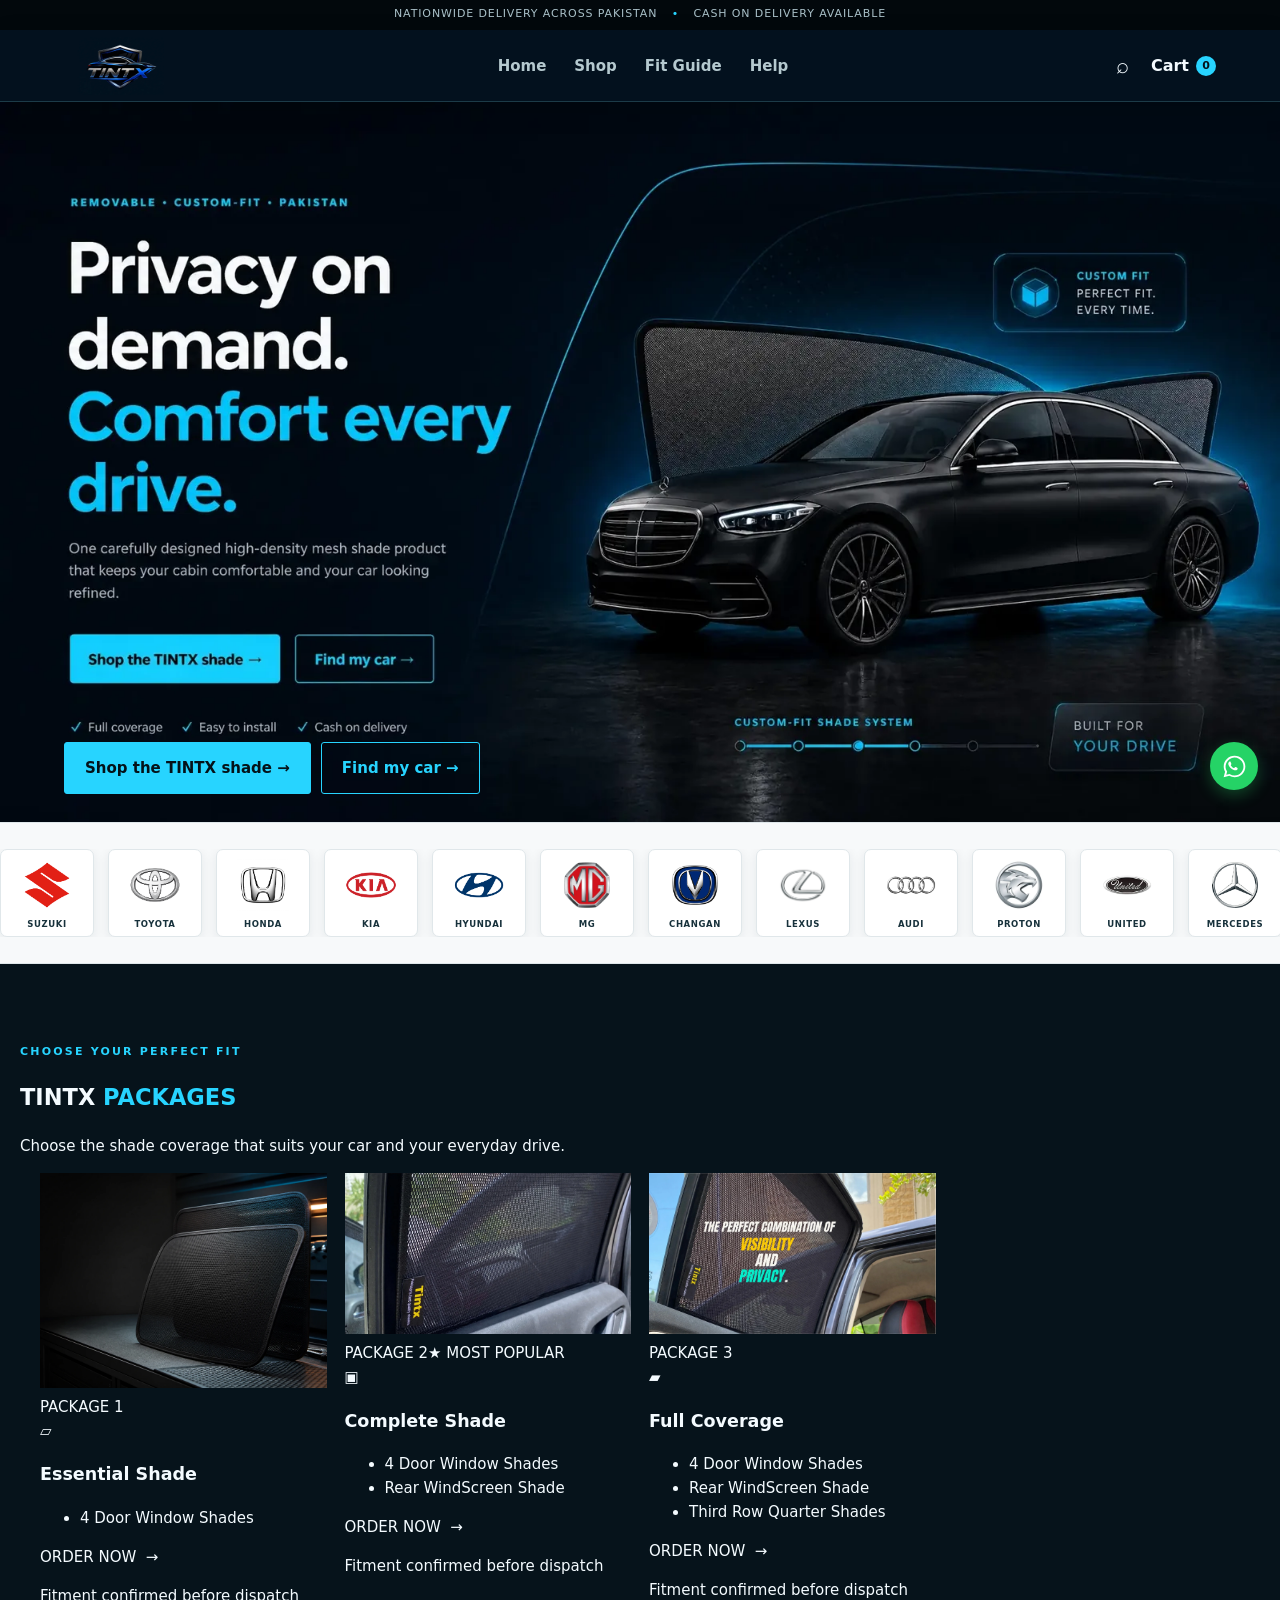
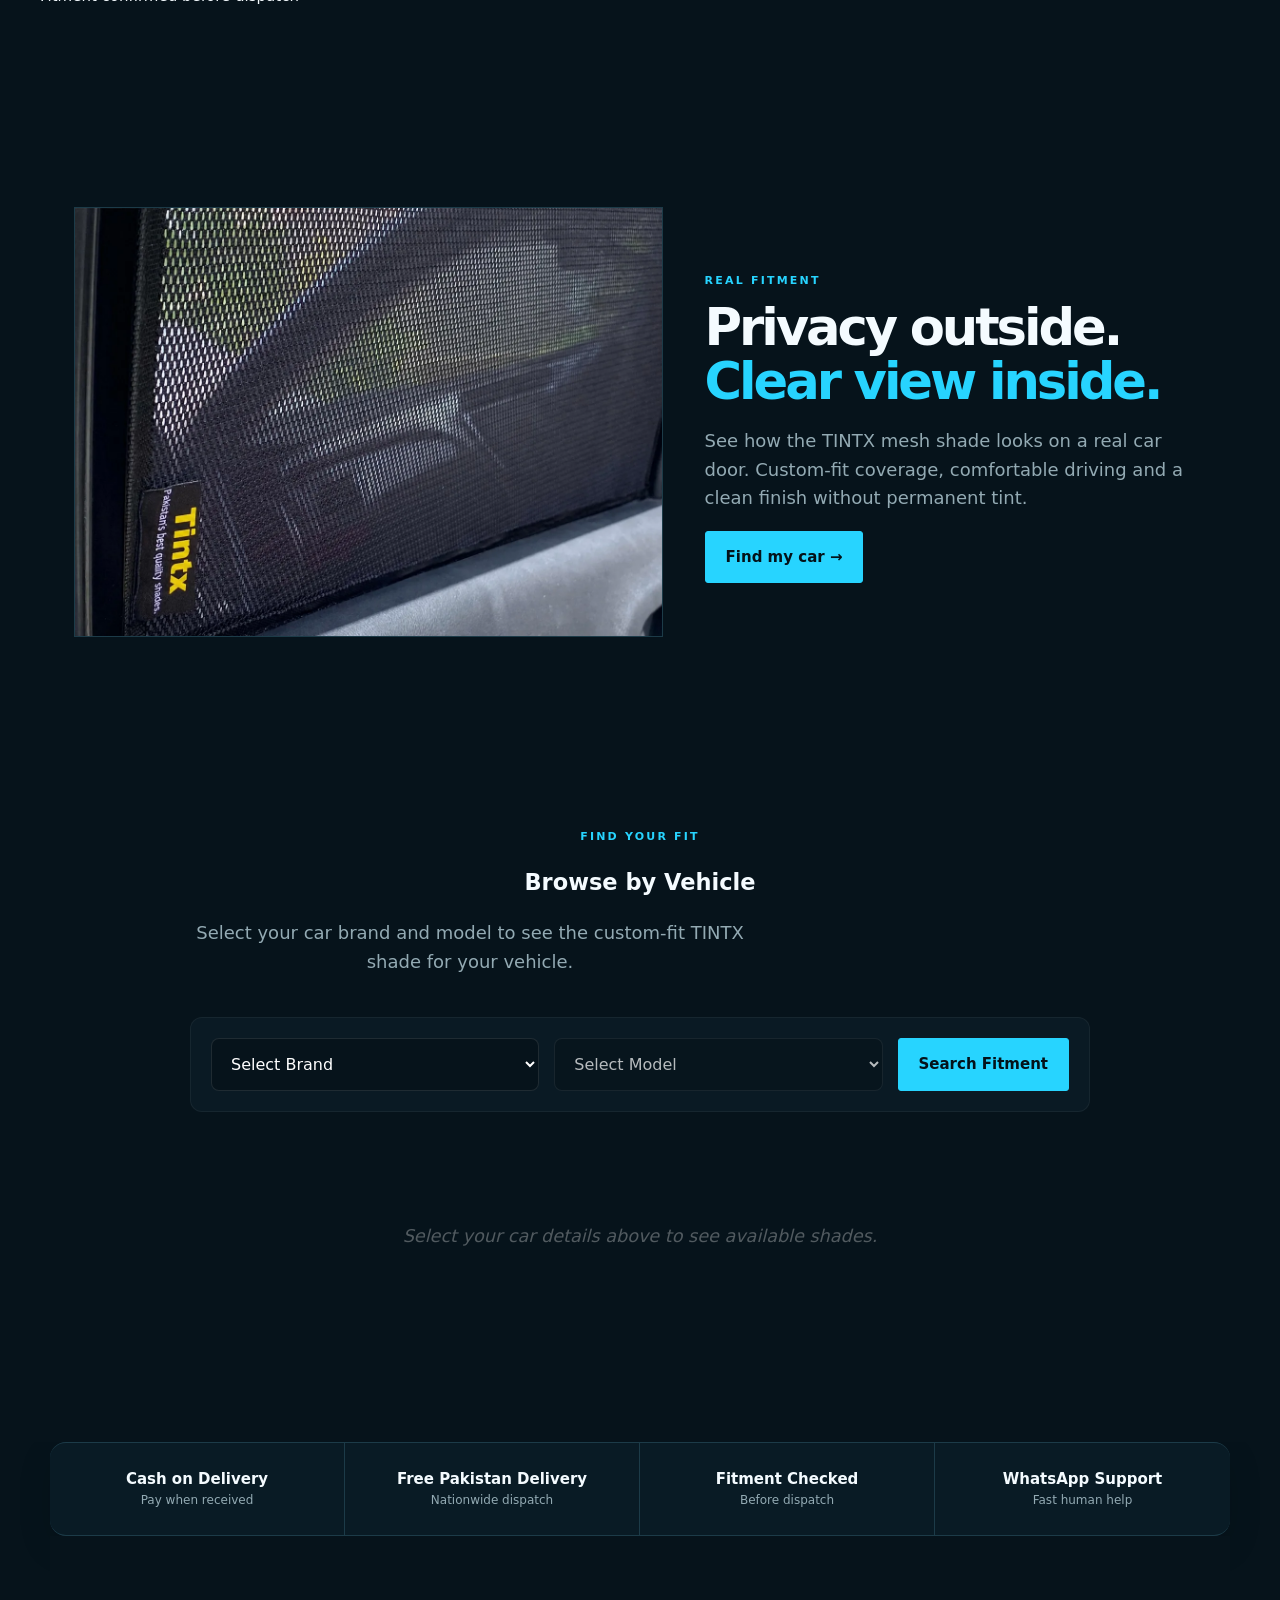
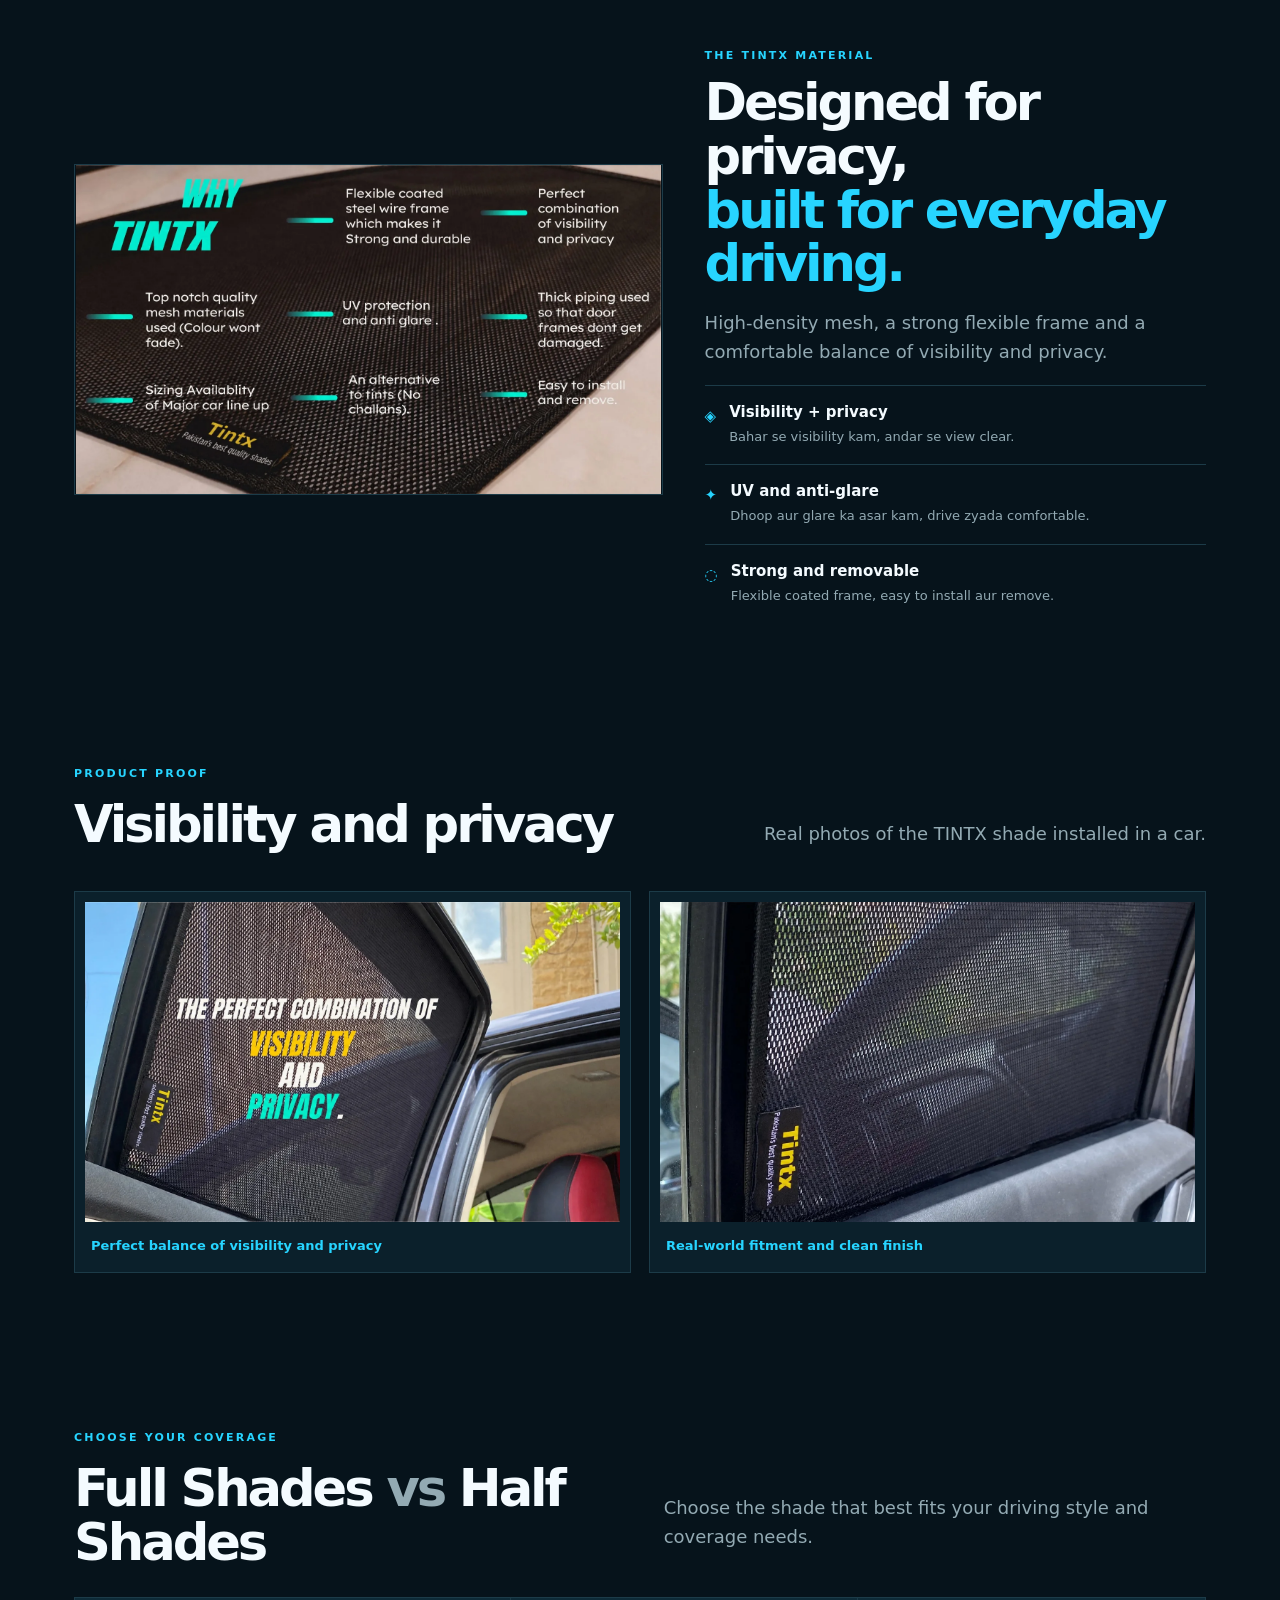
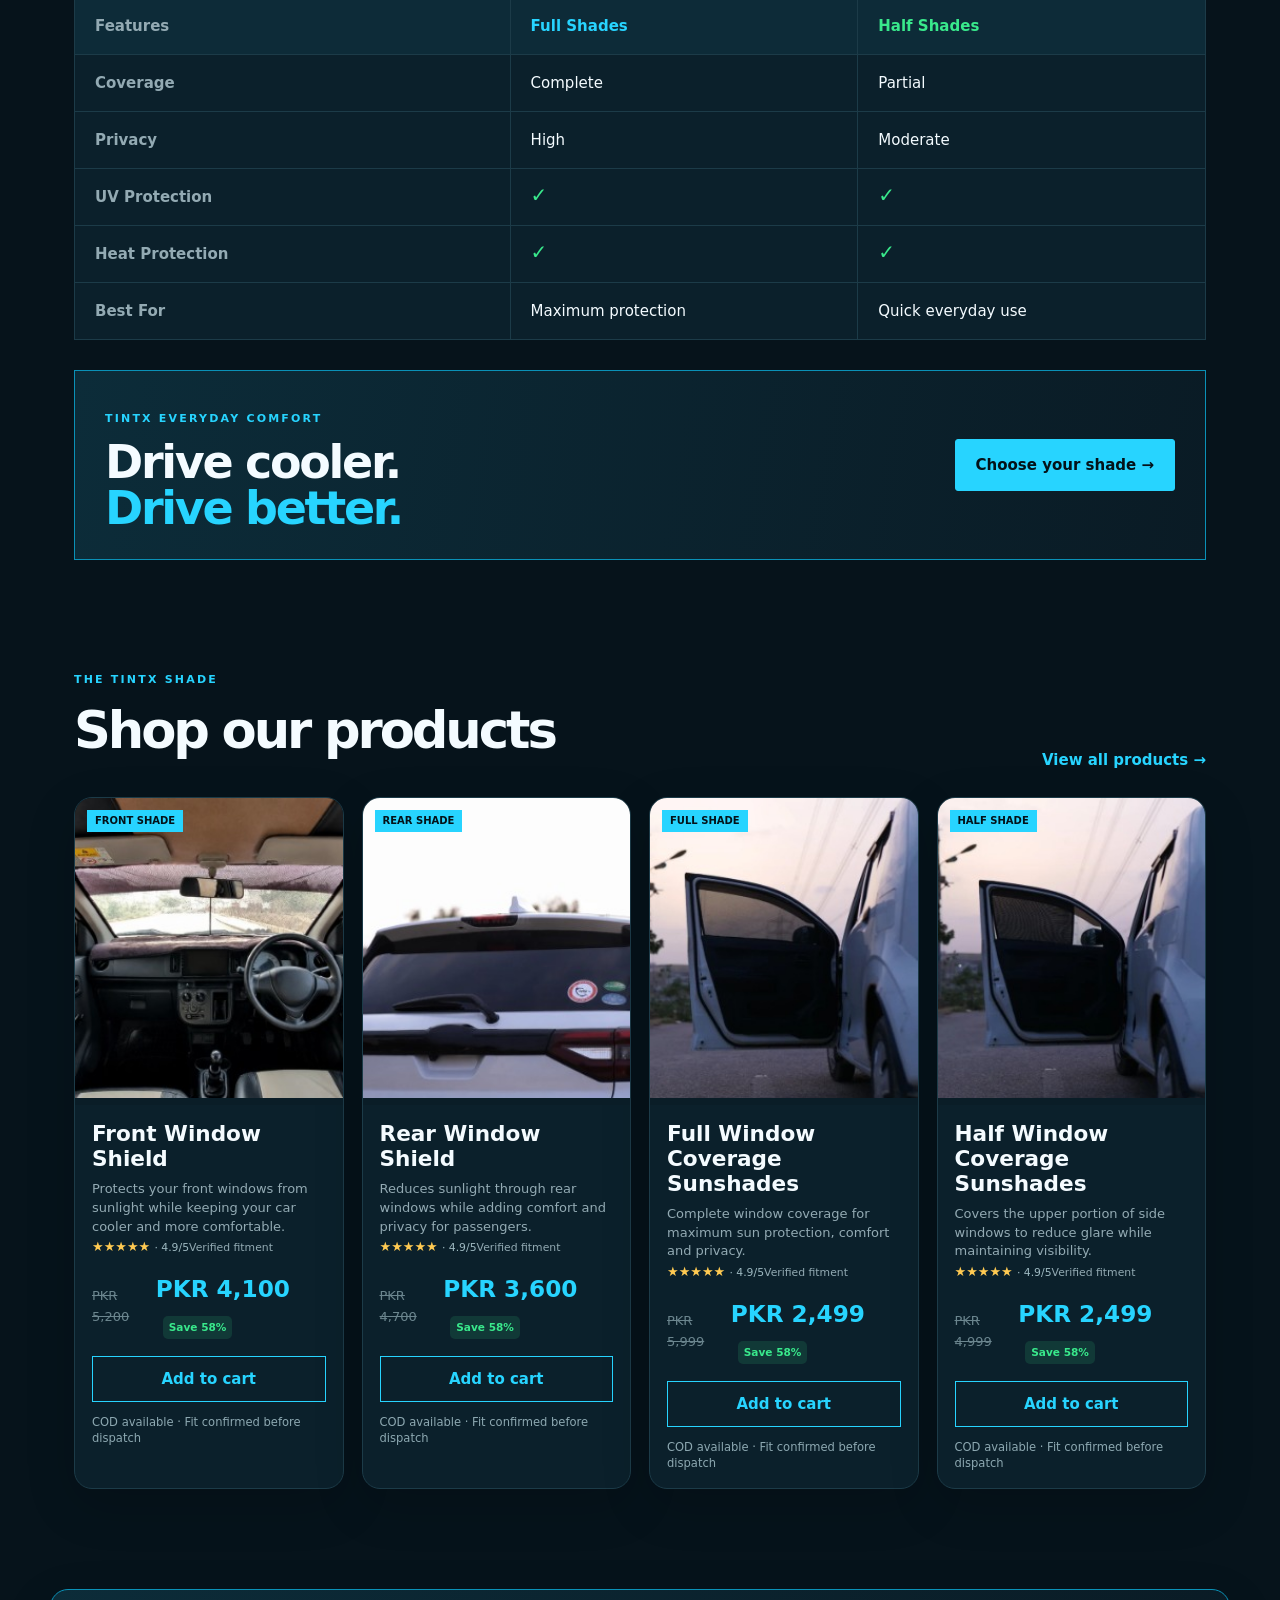
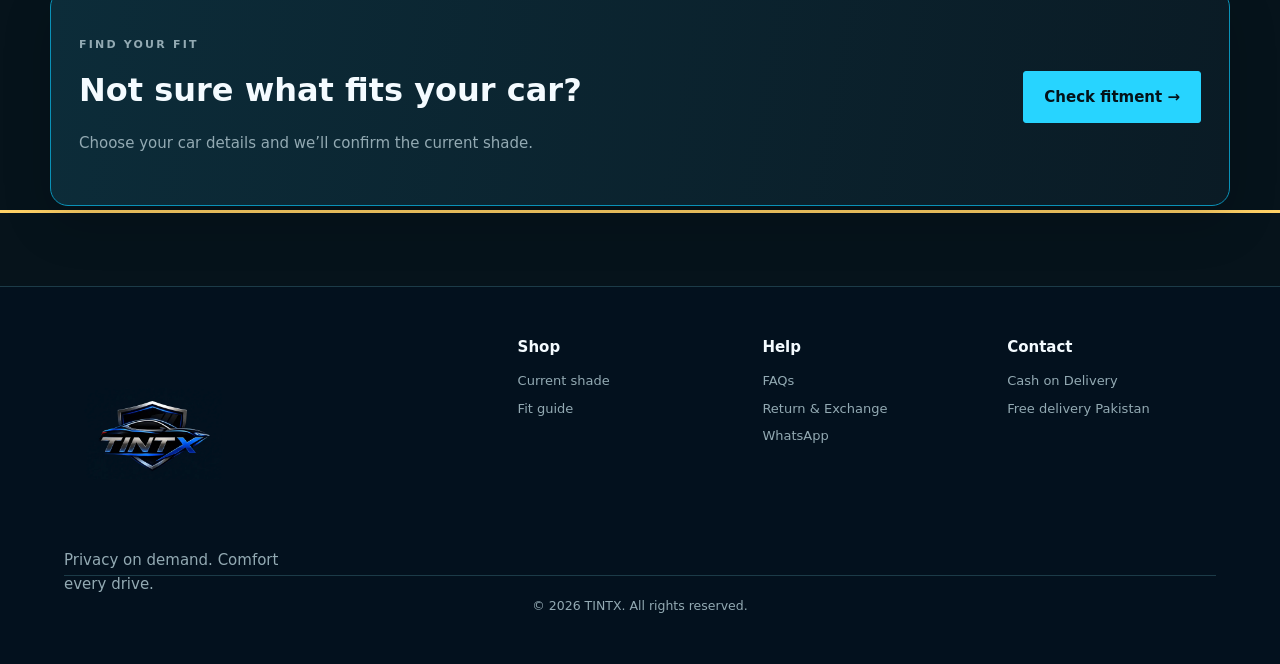
<file: index.html>
<!doctype html>
<html lang="en">
<head>
  <meta charset="UTF-8">
  <meta name="viewport" content="width=device-width, initial-scale=1.0, maximum-scale=1.0, user-scalable=no">
  <meta name="theme-color" content="#06131b">
  <meta name="description" content="TINTX removable car window shades — privacy, comfort and heat protection. Cash on delivery across Pakistan.">
  <link rel="canonical" href="https://tintx.vercel.app/">
  <title>TINTX — Removable Car Window Shades</title>
  <style id="tintx-critical-theme">html,body{background:#06131b;color:#f4fbff}body{min-height:100vh}main{background:#06131b}</style>
  <link rel="stylesheet" href="styles.css?v=29">
  <link rel="stylesheet" href="ui-enhancements.css?v=10">
  <link rel="stylesheet" href="mobile-fix.css?v=7">
  <link rel="stylesheet" href="packages.css?v=19">
</head>
<body>
  <div class="announcement">Nationwide delivery across Pakistan <span>•</span> Cash on Delivery available</div>
  <header class="site-header">
    <a class="brand" href="#home" aria-label="TINTX home"><img src="logo-new.webp" alt="TINTX Logo" class="brand-logo"></a>
    <nav class="desktop-nav" aria-label="Primary navigation"><a href="#home">Home</a><a href="#shop">Shop</a><a href="#fit-guide">Fit Guide</a><a href="#help">Help</a></nav>
    <div class="header-actions"><button class="icon-btn" data-action="search" aria-label="Search">⌕</button><a class="cart-link" href="#cart" aria-label="Cart">Cart <b id="cart-count">0</b></a><button class="menu-btn" id="menu-btn" aria-label="Open menu" aria-expanded="false">☰</button></div>
  </header>
  <nav class="mobile-nav" id="mobile-nav" aria-label="Mobile navigation"><a href="#home">Home</a><a href="#shop">Shop</a><a href="#fit-guide">Fit Guide</a><a href="#help">Help</a><a href="#cart">Cart</a></nav>
  <main id="app" tabindex="-1"></main>
  <div class="mobile-order-bar" id="mobile-order-bar" aria-label="Quick order"><div><small>TINTX ORIGINAL</small><strong>PKR 2,499</strong></div><a href="#product" class="button button-primary">Order now</a></div>
  <a class="whatsapp whatsapp-logo" style="bottom:110px !important; right:22px !important;" href="https://wa.me/923112205795" target="_blank" rel="noopener noreferrer" aria-label="Chat with TINTX on WhatsApp" title="Chat with TINTX on WhatsApp"><svg viewBox="0 0 32 32" aria-hidden="true" focusable="false"><path fill="currentColor" d="M19.11 17.41c-.27-.14-1.59-.78-1.84-.87-.25-.09-.43-.14-.61.14-.18.27-.7.87-.86 1.05-.16.18-.32.2-.59.07-.27-.14-1.13-.42-2.15-1.33-.79-.7-1.33-1.56-1.49-1.83-.16-.27-.02-.42.12-.56.12-.12.27-.32.41-.48.14-.16.18-.27.18-.45.09-.18.05-.34-.02-.48-.07-.14-.61-1.47-.84-2.01-.22-.53-.45-.46-.61-.47h-.52c-.18 0-.48.07-.73.34-.25.27-.95.93-.95 2.27s.98 2.63 1.11 2.81c.14.18 1.93 2.95 4.68 4.14.65.28 1.16.45 1.56.58.66.21 1.26.18 1.73.11.53-.08 1.59-.65 1.82-1.28.23-.63.23-1.17.16-1.28-.07-.11-.25-.18-.52-.32z"/><path fill="currentColor" d="M16.03 3.2c-7.07 0-12.8 5.73-12.8 12.8 0 2.26.59 4.38 1.63 6.22L3.12 28.8l6.73-1.7a12.73 12.73 0 0 0 6.18 1.59h.01c7.06 0 12.8-5.74 12.8-12.8S23.1 3.2 16.03 3.2zm0 23.4h-.01a10.58 10.58 0 0 1-5.4-1.47l-.39-.23-3.99 1.01 1.07-3.89-.25-.4a10.58 10.58 0 1 1 8.97 4.98z"/></svg><span class="sr-only">Chat on WhatsApp</span></a>
  <footer class="site-footer"><div><a class="brand footer-brand-logo" href="#home" aria-label="TINTX home"><img src="logo-new.webp" alt="TINTX Logo" class="brand-logo"></a><p>Privacy on demand. Comfort every drive.</p></div><div><b>Shop</b><a href="#shop">Current shade</a><a href="#fit-guide">Fit guide</a></div><div><b>Help</b><a href="#help">FAQs</a><a href="#help">Return & Exchange</a><a href="https://wa.me/923112205795" target="_blank" rel="noreferrer">WhatsApp</a></div><div><b>Contact</b><span>Cash on Delivery</span><span>Free delivery Pakistan</span></div><small class="copyright">© 2026 TINTX. All rights reserved.</small></footer>
  <script src="app.js?v=55"></script><script src="ui-enhancements.js?v=7"></script><script src="packages.js?v=10"></script><script src="checkout.js?v=2"></script><script src="fitment-order-fix.js?v=2"></script>
  <link rel="stylesheet" href="https://chatzy-kb-store.s3.amazonaws.com/icons/5ab07987-b5db-477c-82ff-1287e0883acb"><script src="https://chatzy-kb-store.s3.amazonaws.com/icons/56706cc4-b3ba-4eba-9610-f2fb07008a5c" id="69ae07f7-b4e2-4058-9d3a-87108723097f" class="chatzy_widget_script" defer></script>
</body></html>
</file>
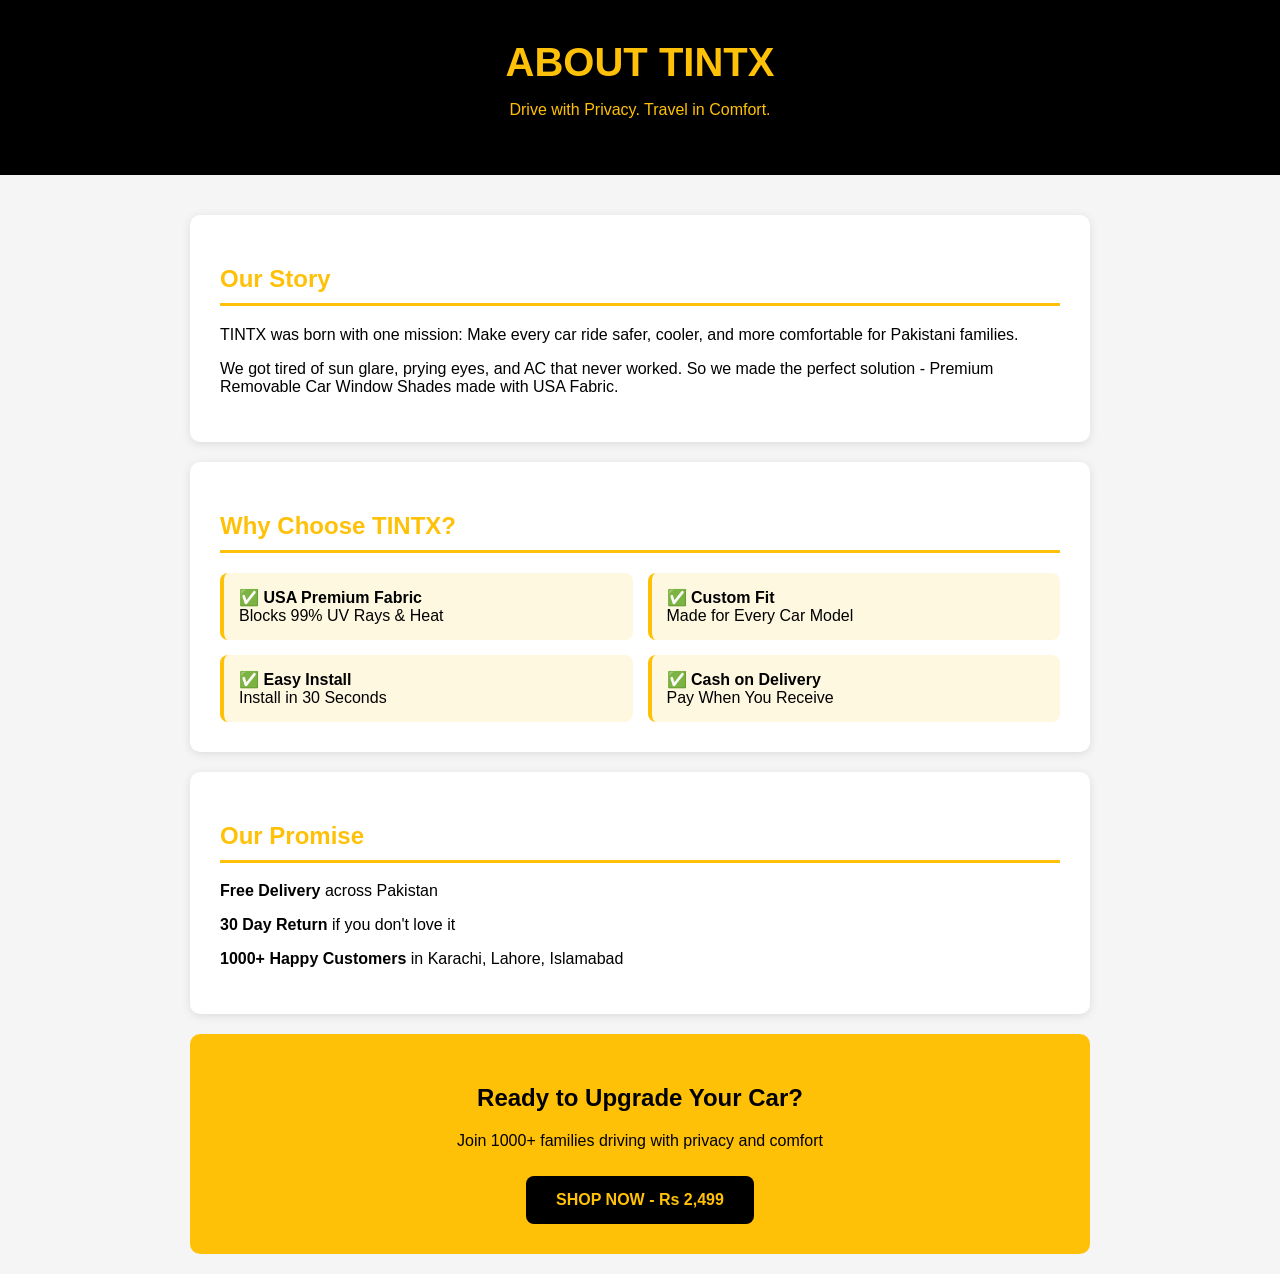
<file: about.html>
<!DOCTYPE html>
<html lang="en">
<head>
  <meta charset="UTF-8">
  <meta name="viewport" content="width=device-width, initial-scale=1.0">
  <title>About Us - TINTX</title>
  <style>
    body { font-family: Arial, sans-serif; margin:0; background:#f5f5f5; color:#000; }
    .container { max-width:900px; margin:0 auto; padding:20px; }
    .header { background:#000; color:#FFC107; padding:40px 20px; text-align:center; }
    .header h1 { font-size:2.5rem; margin:0; }
    .section { background:white; padding:30px; margin:20px 0; border-radius:10px; box-shadow:0 2px 10px rgba(0,0,0,0.1); }
    .section h2 { color:#FFC107; border-bottom:3px solid #FFC107; padding-bottom:10px; }
    .features { display:grid; grid-template-columns:repeat(2, 1fr); gap:15px; }
    .feature { background:#FFF8E1; padding:15px; border-radius:8px; border-left:4px solid #FFC107; }
    .cta { background:#FFC107; color:#000; text-align:center; padding:30px; border-radius:10px; }
    .cta a { background:#000; color:#FFC107; padding:15px 30px; text-decoration:none; border-radius:8px; font-weight:700; display:inline-block; margin-top:10px; }
  </style>
</head>
<body>

  <div class="header">
    <h1>ABOUT TINTX</h1>
    <p>Drive with Privacy. Travel in Comfort.</p>
  </div>

  <div class="container">
    
    <div class="section">
      <h2>Our Story</h2>
      <p>TINTX was born with one mission: Make every car ride safer, cooler, and more comfortable for Pakistani families.</p>
      <p>We got tired of sun glare, prying eyes, and AC that never worked. So we made the perfect solution - Premium Removable Car Window Shades made with USA Fabric.</p>
    </div>

    <div class="section">
      <h2>Why Choose TINTX?</h2>
      <div class="features">
        <div class="feature">✅ <b>USA Premium Fabric</b><br>Blocks 99% UV Rays & Heat</div>
        <div class="feature">✅ <b>Custom Fit</b><br>Made for Every Car Model</div>
        <div class="feature">✅ <b>Easy Install</b><br>Install in 30 Seconds</div>
        <div class="feature">✅ <b>Cash on Delivery</b><br>Pay When You Receive</div>
      </div>
    </div>

    <div class="section">
      <h2>Our Promise</h2>
      <p><b>Free Delivery</b> across Pakistan</p>
      <p><b>30 Day Return</b> if you don't love it</p>
      <p><b>1000+ Happy Customers</b> in Karachi, Lahore, Islamabad</p>
    </div>

    <div class="cta">
      <h2>Ready to Upgrade Your Car?</h2>
      <p>Join 1000+ families driving with privacy and comfort</p>
      <a href="index.html">SHOP NOW - Rs 2,499</a>
    </div>

  </div>

</body>
</html>
</file>
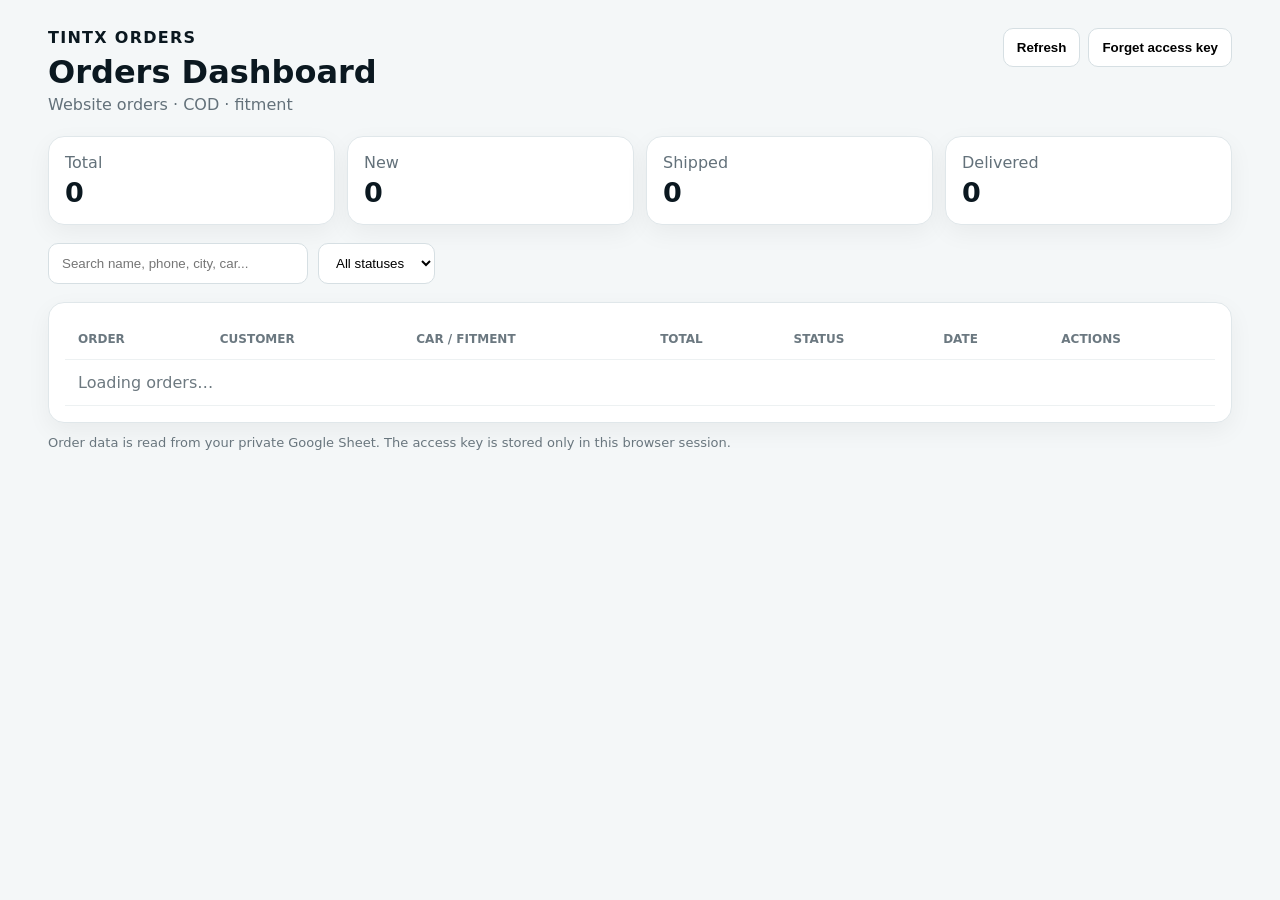
<file: admin.html>
<!doctype html>
<html lang="en">
<head>
<meta charset="UTF-8"><meta name="viewport" content="width=device-width, initial-scale=1"><title>TINTX Orders Dashboard</title>
<style>
:root{font-family:Inter,system-ui,-apple-system,Segoe UI,sans-serif;color:#0b1820;background:#f4f7f8}*{box-sizing:border-box}body{margin:0}.wrap{max-width:1240px;margin:auto;padding:28px}.top{display:flex;justify-content:space-between;align-items:flex-start;gap:16px;margin-bottom:22px}.brand{font-weight:900;letter-spacing:.08em}.sub,.muted{color:#63717a}.top-actions{display:flex;gap:8px;flex-wrap:wrap}.button,.filters input,.filters select{padding:11px 13px;border:1px solid #d6dfe3;border-radius:10px;background:#fff}.button{cursor:pointer;font-weight:700}.button.primary{background:#ffc107;border-color:#ffc107;color:#111}.stats{display:grid;grid-template-columns:repeat(4,1fr);gap:12px;margin-bottom:18px}.card{background:#fff;border:1px solid #e0e7ea;border-radius:16px;padding:16px;box-shadow:0 8px 24px rgba(0,0,0,.05)}.stat b{display:block;font-size:27px;margin-top:5px}.filters{display:flex;gap:10px;flex-wrap:wrap;margin-bottom:18px}.filters input{min-width:260px}.orders{overflow:auto}.orders table{width:100%;border-collapse:collapse;min-width:980px}.orders th,.orders td{text-align:left;padding:13px;border-bottom:1px solid #edf1f2;vertical-align:top}.orders th{font-size:12px;text-transform:uppercase;color:#6b7880}.pill{display:inline-block;padding:5px 9px;border-radius:999px;font-size:12px;font-weight:800;background:#eef3f5}.actions{display:flex;gap:6px;flex-wrap:wrap}.actions button{border:1px solid #d5dde1;background:#fff;border-radius:8px;padding:7px 9px;cursor:pointer}.empty{padding:35px;text-align:center;color:#6d7980}.notice{margin:0 0 18px;padding:13px 15px;border-radius:12px;background:#fff8dc;border:1px solid #f2d36b;color:#604b00}.error{background:#fff0f0;border-color:#f0b1b1;color:#8a1f1f}.setup{display:flex;gap:10px;align-items:center;flex-wrap:wrap;margin-top:12px}.setup input{flex:1;min-width:240px;padding:11px;border:1px solid #d6dfe3;border-radius:10px}.note{font-size:13px;color:#69767e;margin-top:12px}@media(max-width:800px){.stats{grid-template-columns:repeat(2,1fr)}.wrap{padding:16px}.top{flex-direction:column}}
</style>
</head>
<body><div class="wrap">
<div class="top"><div><div class="brand">TINTX ORDERS</div><h1 style="margin:6px 0 4px">Orders Dashboard</h1><div class="sub">Website orders · COD · fitment</div></div><div class="top-actions"><button id="refresh" class="button">Refresh</button><button id="logout" class="button">Forget access key</button></div></div>
<div id="notice" class="notice" hidden></div>
<div class="stats"><div class="card stat"><span class="sub">Total</span><b id="s-total">0</b></div><div class="card stat"><span class="sub">New</span><b id="s-new">0</b></div><div class="card stat"><span class="sub">Shipped</span><b id="s-shipped">0</b></div><div class="card stat"><span class="sub">Delivered</span><b id="s-delivered">0</b></div></div>
<div class="filters"><input id="search" placeholder="Search name, phone, city, car..."><select id="status"><option value="">All statuses</option><option>New</option><option>Confirmed</option><option>Shipped</option><option>Delivered</option><option>Cancelled</option></select></div>
<div class="card orders"><table><thead><tr><th>Order</th><th>Customer</th><th>Car / Fitment</th><th>Total</th><th>Status</th><th>Date</th><th>Actions</th></tr></thead><tbody id="rows"><tr><td colspan="7" class="empty">Loading orders…</td></tr></tbody></table></div>
<div class="note">Order data is read from your private Google Sheet. The access key is stored only in this browser session.</div>
</div>
<script src="site-config.js"></script><script>
const API_URL=window.TINTX_CONFIG?.orderApiUrl?.trim()||'';let orders=[];const tokenKey='tintx-dashboard-token';
function esc(v){return String(v??'').replace(/[&<>\"']/g,c=>({'&':'&amp;','<':'&lt;','>':'&gt;','\"':'&quot;',"'":'&#39;'}[c]));}function fmt(d){const date=new Date(d);return Number.isNaN(date.getTime())?esc(d||''):date.toLocaleString('en-PK');}function token(){return sessionStorage.getItem(tokenKey)||'';}function show(message,error=false){const n=document.getElementById('notice');n.hidden=!message;n.className=error?'notice error':'notice';n.innerHTML=message;}
function render(){const q=document.getElementById('search').value.toLowerCase().trim(),st=document.getElementById('status').value;const filtered=orders.filter(o=>{const blob=Object.values(o).join(' ').toLowerCase();return(!q||blob.includes(q))&&(!st||o.status===st)});const counts={Total:orders.length,New:0,Shipped:0,Delivered:0};orders.forEach(o=>{if(counts[o.status]!==undefined)counts[o.status]++});Object.entries(counts).forEach(([k,v])=>document.getElementById('s-'+k.toLowerCase()).textContent=v);const rows=document.getElementById('rows');if(!filtered.length){rows.innerHTML='<tr><td colspan="7" class="empty">No orders found.</td></tr>';return}rows.innerHTML=filtered.map(o=>`<tr><td><b>${esc(o.order_id)}</b><div class="sub">${esc(o.payment||'COD')}</div></td><td><b>${esc(o.name)}</b><div>${esc(o.phone)}</div><div>${esc(o.city)}</div><div>${esc(o.address)}</div></td><td>${esc(o.car)}</td><td><b>PKR ${Number(o.total||0).toLocaleString('en-PK')}</b><div>${esc(o.quantity)} item(s)</div></td><td><span class="pill">${esc(o.status||'New')}</span></td><td>${fmt(o.created_at)}</td><td><div class="actions"><button onclick="setStatus('${esc(o.order_id)}','Confirmed')">Confirm</button><button onclick="setStatus('${esc(o.order_id)}','Shipped')">Ship</button><button onclick="setStatus('${esc(o.order_id)}','Delivered')">Done</button></div></td></tr>`).join('');}
function askKey(){if(!API_URL){show('<b>Dashboard is not connected yet.</b><div class="setup">Paste the Apps Script Web app URL into <code>site-config.js</code>, then redeploy the website.</div>',true);return false}if(token())return true;const value=prompt('Enter your dashboard access key:');if(!value)return false;sessionStorage.setItem(tokenKey,value.trim());return true;}
async function load(){if(!askKey())return;show('Loading orders…');try{const response=await fetch(API_URL+'?token='+encodeURIComponent(token()),{cache:'no-store'});const data=await response.json();if(!response.ok||data?.error)throw new Error('unauthorized');orders=Array.isArray(data)?data:[];show('');render();}catch(error){orders=[];render();sessionStorage.removeItem(tokenKey);show('Could not load orders. Check the API URL and access key.',true);}}
async function setStatus(id,status){if(!askKey())return;try{const response=await fetch(API_URL,{method:'POST',headers:{'Content-Type':'text/plain;charset=UTF-8'},body:JSON.stringify({action:'status',order_id:id,status,token:token()})});const data=await response.json();if(!response.ok||data.error)throw new Error('update failed');await load();}catch(error){show('Status update failed. Please refresh and try again.',true);}}
document.getElementById('refresh').onclick=load;document.getElementById('logout').onclick=()=>{sessionStorage.removeItem(tokenKey);orders=[];render();show('Access key forgotten.');};document.getElementById('search').oninput=render;document.getElementById('status').onchange=render;load();
</script></body></html>
</file>
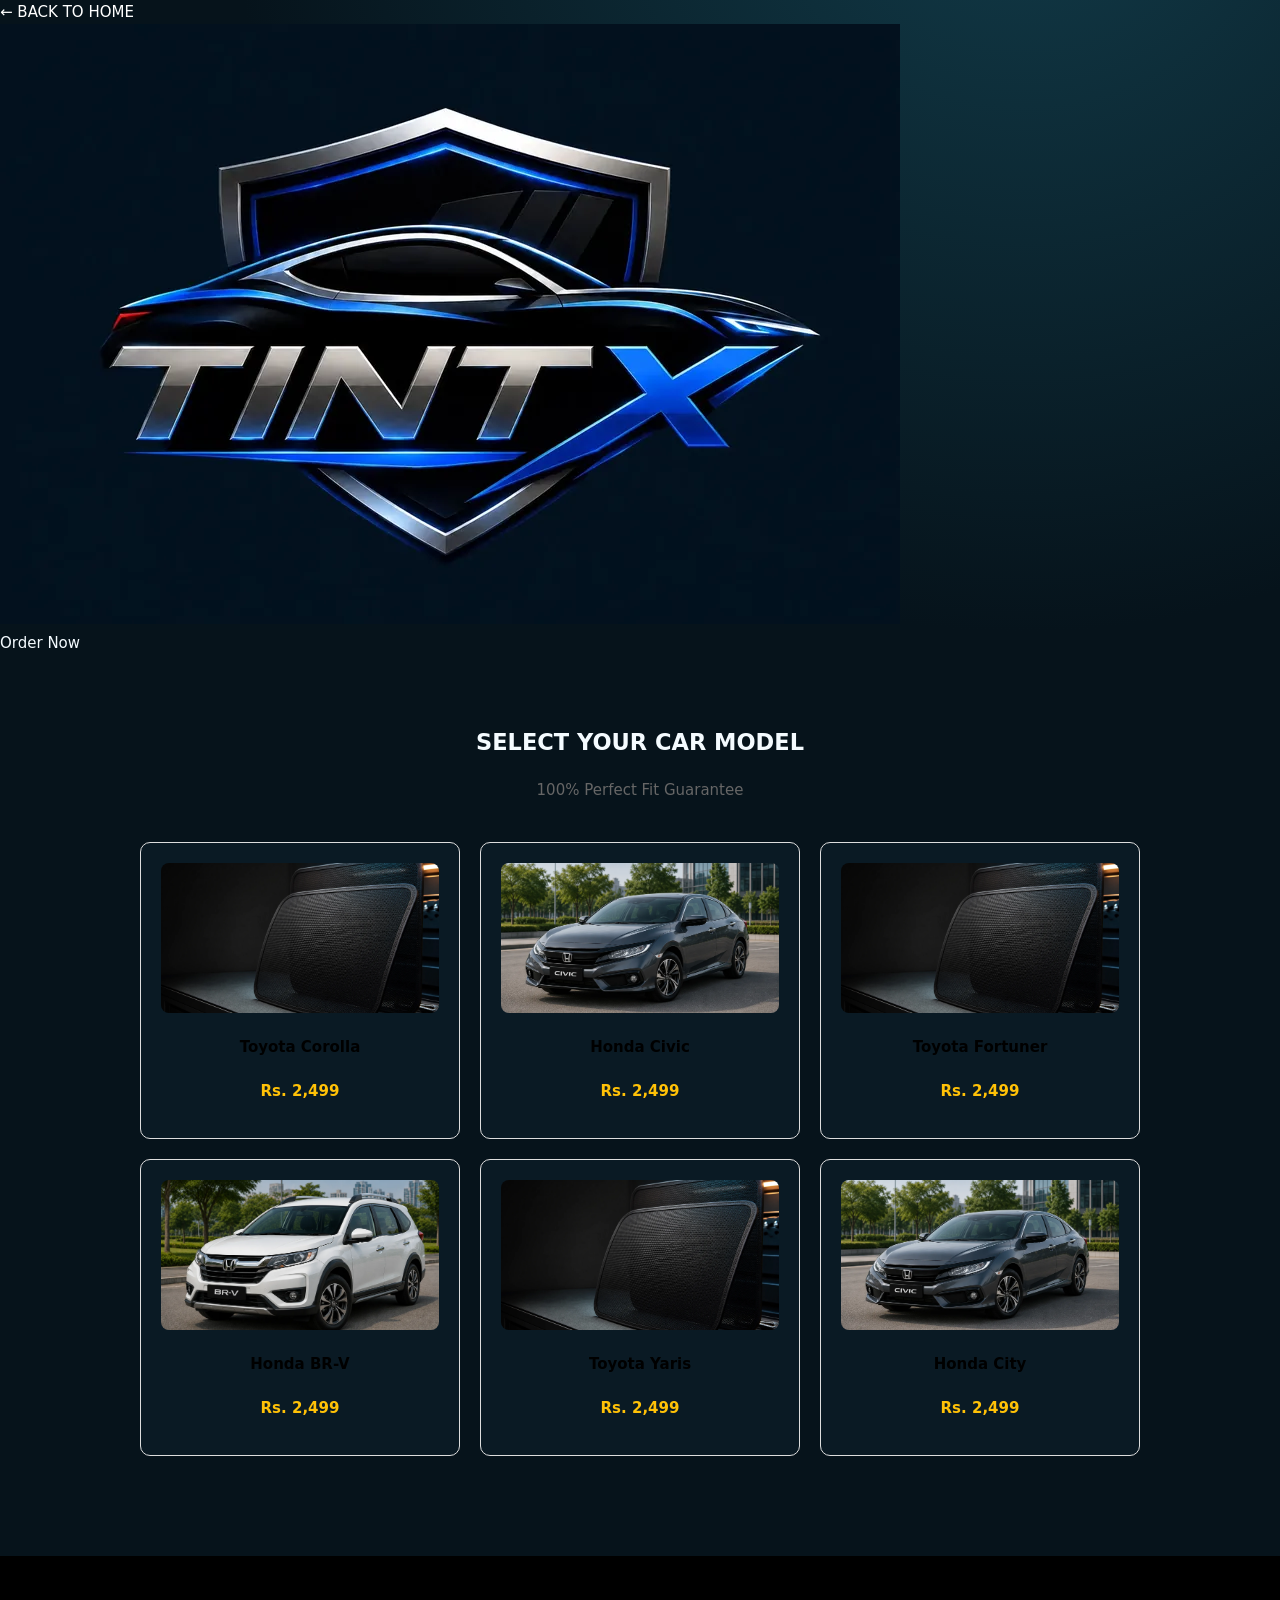
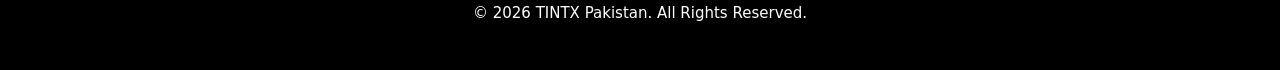
<file: all-cars.html>
<!DOCTYPE html>
<html lang="en">
<head>
    <meta charset="UTF-8">
    <meta name="viewport" content="width=device-width, initial-scale=1.0">
    <title>Select Your Car Model | TINTX Pakistan</title>
    <link rel="stylesheet" href="styles.css?v=21">
    <link href="https://fonts.googleapis.com/css2?family=Poppins:wght@300;400;500;600;700;800&display=swap" rel="stylesheet">
</head>
<body>

<header>
  <div class="menu-left"><a href="index.html" style="color:white; text-decoration:none;">← BACK TO HOME</a></div>
  <div class="logo-center">
    <img src="logo-new.webp" alt="TINTX" class="logo-img">
  </div>
  <a href="https://wa.me/923112205795" class="nav-btn">Order Now</a>
</header>

<section class="all-cars-page" style="padding:50px 20px;">
  <div class="container" style="max-width:1000px; margin:auto;">
    <h1 style="text-align:center;">SELECT YOUR CAR MODEL</h1>
    <p style="text-align:center; color:#666; margin-bottom:40px;">100% Perfect Fit Guarantee</p>

    <div class="car-grid" style="display:grid; grid-template-columns:repeat(auto-fit, minmax(250px, 1fr)); gap:20px;">
      
      <a href="index.html#fit-guide" class="car-card" style="border:1px solid #ddd; border-radius:10px; padding:20px; text-align:center; text-decoration:none; color:#000;">
        <img src="1.jpg.webp" alt="Corolla" style="width:100%; height:150px; object-fit:cover; border-radius:8px;" loading="lazy" decoding="async">
        <h4 style="margin-top:15px;">Toyota Corolla</h4>
        <p style="color:#FFC107; font-weight:600;">Rs. 2,499</p>
      </a>

      <a href="index.html#fit-guide" class="car-card" style="border:1px solid #ddd; border-radius:10px; padding:20px; text-align:center; text-decoration:none; color:#000;">
        <img src="civic.webp" alt="Civic" style="width:100%; height:150px; object-fit:cover; border-radius:8px;" loading="lazy" decoding="async">
        <h4 style="margin-top:15px;">Honda Civic</h4>
        <p style="color:#FFC107; font-weight:600;">Rs. 2,499</p>
      </a>

      <a href="index.html#fit-guide" class="car-card" style="border:1px solid #ddd; border-radius:10px; padding:20px; text-align:center; text-decoration:none; color:#000;">
        <img src="1.jpg.webp" alt="Fortuner" style="width:100%; height:150px; object-fit:cover; border-radius:8px;" loading="lazy" decoding="async">
        <h4 style="margin-top:15px;">Toyota Fortuner</h4>
        <p style="color:#FFC107; font-weight:600;">Rs. 2,499</p>
      </a>

      <a href="index.html#fit-guide" class="car-card" style="border:1px solid #ddd; border-radius:10px; padding:20px; text-align:center; text-decoration:none; color:#000;">
        <img src="br-v.webp" alt="BR-V" style="width:100%; height:150px; object-fit:cover; border-radius:8px;" loading="lazy" decoding="async">
        <h4 style="margin-top:15px;">Honda BR-V</h4>
        <p style="color:#FFC107; font-weight:600;">Rs. 2,499</p>
      </a>

      <a href="index.html#fit-guide" class="car-card" style="border:1px solid #ddd; border-radius:10px; padding:20px; text-align:center; text-decoration:none; color:#000;">
        <img src="1.jpg.webp" alt="Yaris" style="width:100%; height:150px; object-fit:cover; border-radius:8px;" loading="lazy" decoding="async">
        <h4 style="margin-top:15px;">Toyota Yaris</h4>
        <p style="color:#FFC107; font-weight:600;">Rs. 2,499</p>
      </a>

      <a href="index.html#fit-guide" class="car-card" style="border:1px solid #ddd; border-radius:10px; padding:20px; text-align:center; text-decoration:none; color:#000;">
        <img src="civic.webp" alt="City" style="width:100%; height:150px; object-fit:cover; border-radius:8px;" loading="lazy" decoding="async">
        <h4 style="margin-top:15px;">Honda City</h4>
        <p style="color:#FFC107; font-weight:600;">Rs. 2,499</p>
      </a>

    </div>
  </div>
</section>

<footer style="background:#000; color:#fff; text-align:center; padding:30px; margin-top:50px;">
  <p>© 2026 TINTX Pakistan. All Rights Reserved.</p>
</footer>

</body>
</html>
</file>
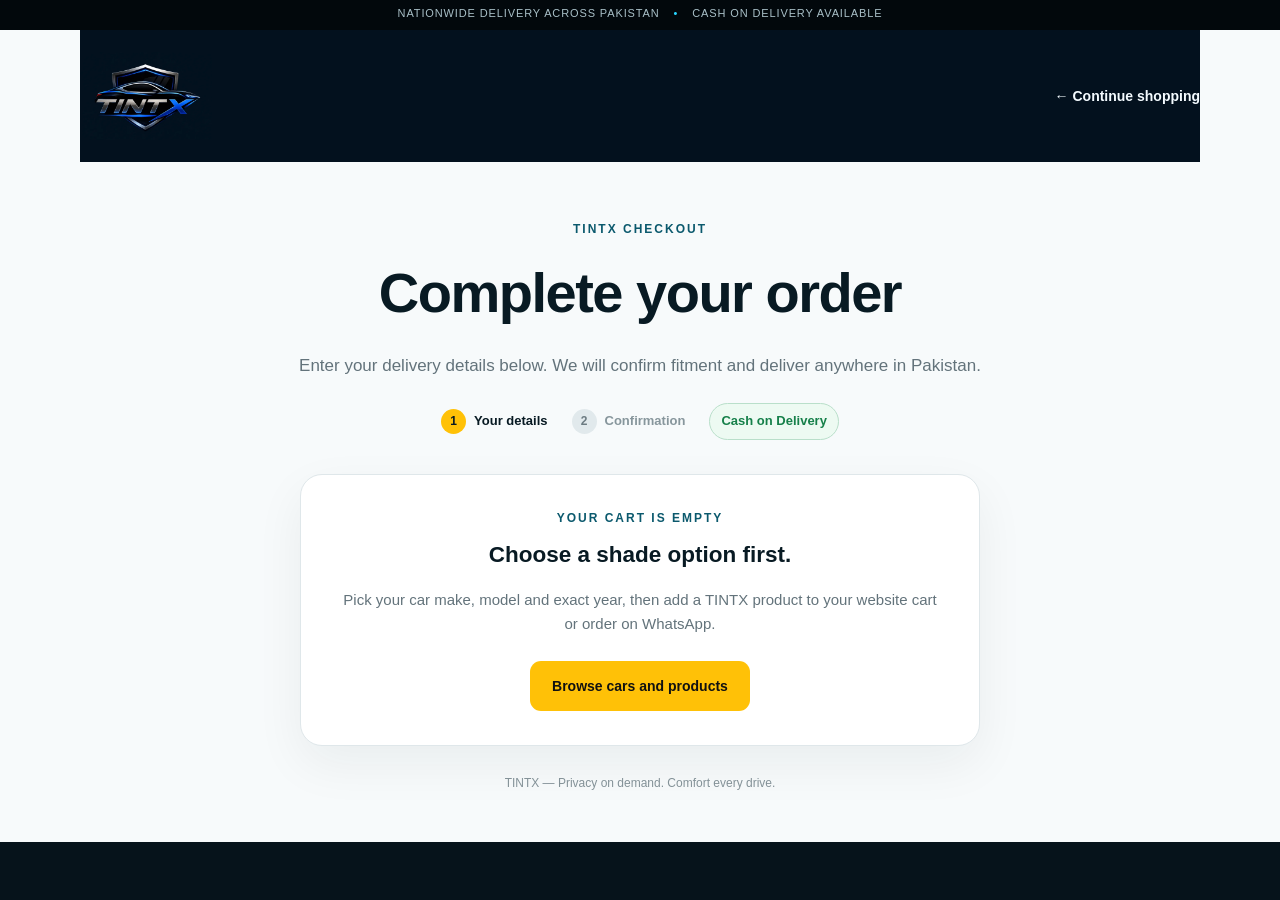
<file: checkout.html>
<!doctype html>
<html lang="en">
<head>
  <meta charset="UTF-8">
  <meta name="viewport" content="width=device-width, initial-scale=1.0">
  <meta name="theme-color" content="#06131b">
  <meta name="description" content="Complete your TINTX removable car window shades order with Cash on Delivery across Pakistan.">
  <title>Checkout — TINTX</title>
  <link rel="stylesheet" href="styles.css?v=21">
  <link rel="stylesheet" href="checkout-page.css?v=1">
</head>
<body class="checkout-page-body">
  <div class="announcement">Nationwide delivery across Pakistan <span>•</span> Cash on Delivery available</div>
  <header class="checkout-header">
    <a class="checkout-brand" href="index.html" aria-label="Back to TINTX home">
      <img src="logo-new.webp" alt="TINTX Logo">
    </a>
    <a class="checkout-back-link" href="index.html#product">← Continue shopping</a>
  </header>

  <main class="checkout-page-main">
    <section class="checkout-intro" aria-labelledby="checkout-title">
      <p class="eyebrow">TINTX CHECKOUT</p>
      <h1 id="checkout-title">Complete your order</h1>
      <p>Enter your delivery details below. We will confirm fitment and deliver anywhere in Pakistan.</p>
      <div class="checkout-steps" aria-label="Order steps">
        <span class="checkout-step is-active"><b>1</b> Your details</span>
        <span class="checkout-step"><b>2</b> Confirmation</span>
        <span class="checkout-cod-badge">Cash on Delivery</span>
      </div>
    </section>

    <div id="checkout-app" class="checkout-layout">
      <section class="checkout-card checkout-form-card" aria-labelledby="delivery-title">
        <div class="checkout-card-heading">
          <div>
            <p class="checkout-card-kicker">DELIVERY INFORMATION</p>
            <h2 id="delivery-title">Where should we deliver?</h2>
          </div>
          <span class="secure-note">Private &amp; secure</span>
        </div>
        <form id="tintx-order-form" novalidate>
          <div class="checkout-form-grid">
            <label>Full name<input name="name" required autocomplete="name" placeholder="Your name"></label>
            <label>Phone number<input name="phone" required autocomplete="tel" inputmode="tel" placeholder="03XXXXXXXXX"></label>
            <label>City<input name="city" required autocomplete="address-level2" placeholder="Karachi"></label>
            <label>Car make &amp; model<input id="car-field" name="car" required autocomplete="off" placeholder="e.g. Honda City 2018"></label>
            <label class="checkout-full-width">Full delivery address<textarea name="address" required autocomplete="street-address" rows="4" placeholder="House number, street, area and nearby landmark"></textarea></label>
          </div>
          <input type="hidden" name="product">
          <input type="hidden" name="quantity">
          <input type="hidden" name="total">
          <input type="hidden" name="payment" value="Cash on Delivery">
          <input type="hidden" name="_subject" value="New TINTX Website Order">
          <input type="hidden" name="_template" value="table">
          <button class="checkout-submit" type="submit">Place order <span id="submit-total">— PKR 2,499</span> <b>→</b></button>
          <p class="checkout-form-note">By placing this order, you agree to receive a delivery confirmation call from TINTX.</p>
        </form>
      </section>

      <aside class="checkout-card order-card" aria-labelledby="summary-title">
        <div class="checkout-card-heading">
          <div>
            <p class="checkout-card-kicker">YOUR ORDER</p>
            <h2 id="summary-title">Order summary</h2>
          </div>
          <span class="order-count" id="order-count">1 item</span>
        </div>
        <div id="order-summary" class="order-summary" aria-live="polite"></div>
        <div class="order-total-row"><span>Total</span><strong id="order-total">PKR 2,499</strong></div>
        <div class="checkout-benefits">
          <p><span>✓</span> Cash on Delivery available</p>
          <p><span>✓</span> Delivery across Pakistan</p>
          <p><span>✓</span> Fitment confirmed before dispatch</p>
        </div>
        <a class="checkout-whatsapp" href="https://wa.me/923112205795" target="_blank" rel="noopener noreferrer">Need help? Chat on WhatsApp</a>
      </aside>
    </div>

    <p class="checkout-footer-note">TINTX — Privacy on demand. Comfort every drive.</p>
  </main>

  <script src="site-config.js?v=1"></script>
  <script src="checkout-page.js?v=2"></script>
</body>
</html>
</file>
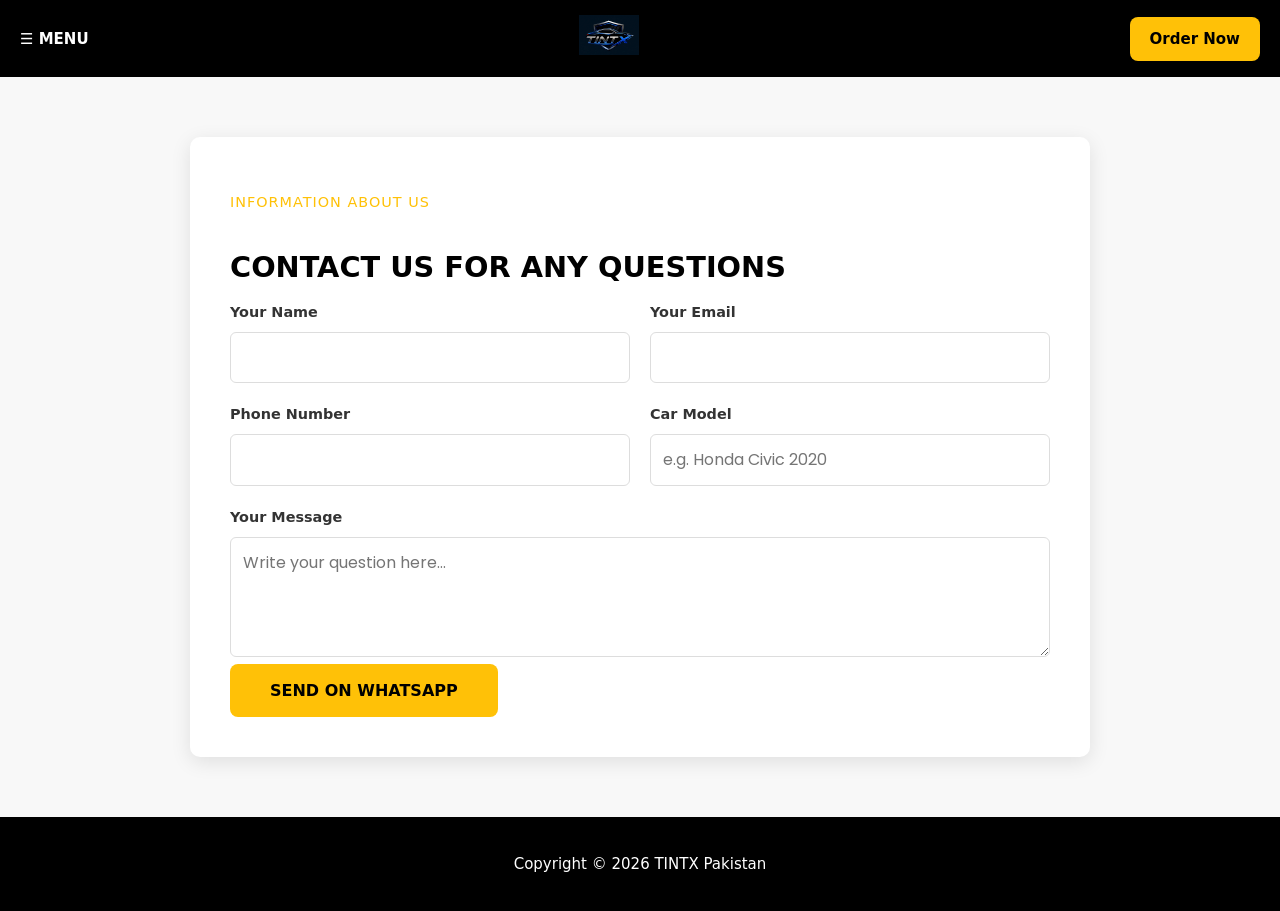
<file: contact.html>
<!DOCTYPE html>
<html lang="en">
<head>
    <meta charset="UTF-8">
    <meta name="viewport" content="width=device-width, initial-scale=1.0">
    <title>Contact Us - TINTX Pakistan</title>
    <link rel="stylesheet" href="styles.css?v=21">
    <link href="https://fonts.googleapis.com/css2?family=Poppins:wght@300;400;500;600;700;800&display=swap" rel="stylesheet">
    <style>
    .contact-section { padding: 60px 20px; background: #f8f8f8; }
    .contact-container { max-width: 900px; margin: auto; background: white; padding: 40px; border-radius: 10px; box-shadow: 0 5px 20px rgba(0,0,0,0.1); }
    .contact-title { color: #000; font-size: 1.8rem; font-weight: 700; margin-bottom: 10px; }
    .contact-subtitle { color: #FFC107; font-size: 0.9rem; letter-spacing: 1px; margin-bottom: 30px; }
    .form-row { display: flex; gap: 20px; margin-bottom: 20px; }
    .form-group { flex: 1; }
    .form-group label { display: block; font-weight: 600; margin-bottom: 8px; color: #333; font-size: 0.9rem; }
    .form-group input, .form-group textarea { width: 100%; padding: 12px; border: 1px solid #ddd; border-radius: 6px; font-family: 'Poppins'; font-size: 1rem; }
    .form-group textarea { resize: vertical; min-height: 120px; }
    .btn-submit { background: #FFC107; color: #000; padding: 14px 40px; border: none; border-radius: 8px; font-weight: 700; font-size: 1rem; cursor: pointer; }
    .btn-submit:hover { background: #e6ac00; }
    @media(max-width: 768px){ .form-row { flex-direction: column; gap: 0; }
    </style>
</head>
<body>

<header style="background:#000; padding:15px 20px; display:flex; justify-content:space-between; align-items:center;">
  <div><a href="index.html" style="color:white; text-decoration:none; font-weight:700;">☰ MENU</a></div>
  <div><img src="logo-new.webp" alt="TINTX" style="height:40px;"></div>
  <a href="https://wa.me/923112205795" style="background:#FFC107; color:#000; padding:10px 20px; border-radius:8px; text-decoration:none; font-weight:700;">Order Now</a>
</header>

<section class="contact-section">
  <div class="contact-container">
    <p class="contact-subtitle">INFORMATION ABOUT US</p>
    <h2 class="contact-title">CONTACT US FOR ANY QUESTIONS</h2>
    
    <form action="https://wa.me/923112205795" method="get" onsubmit="sendToWhatsApp(event)">
      <div class="form-row">
        <div class="form-group">
          <label>Your Name</label>
          <input type="text" id="name" required>
        </div>
        <div class="form-group">
          <label>Your Email</label>
          <input type="email" id="email" required>
        </div>
      </div>
      
      <div class="form-row">
        <div class="form-group">
          <label>Phone Number</label>
          <input type="tel" id="phone" required>
        </div>
        <div class="form-group">
          <label>Car Model</label>
          <input type="text" id="company" placeholder="e.g. Honda Civic 2020">
        </div>
      </div>
      
      <div class="form-group">
        <label>Your Message</label>
        <textarea id="message" placeholder="Write your question here..." required></textarea>
      </div>
      
      <button type="submit" class="btn-submit">SEND ON WHATSAPP</button>
    </form>
  </div>
</section>

<footer style="background:#000; color:#fff; text-align:center; padding:20px;">
  <p>Copyright © 2026 TINTX Pakistan</p>
</footer>

<script>
function sendToWhatsApp(e) {
  e.preventDefault();
  let name = document.getElementById('name').value;
  let email = document.getElementById('email').value;
  let phone = document.getElementById('phone').value;
  let car = document.getElementById('company').value;
  let msg = document.getElementById('message').value;
  
  let text = `Hi TINTX, New Contact Form Submission:%0A%0AName: ${name}%0AEmail: ${email}%0APhone: ${phone}%0ACar: ${car}%0AMessage: ${msg}`;
  
  window.open(`https://wa.me/923112205795?text=${text}`, '_blank');
}
</script>

</body>
</html>
</file>
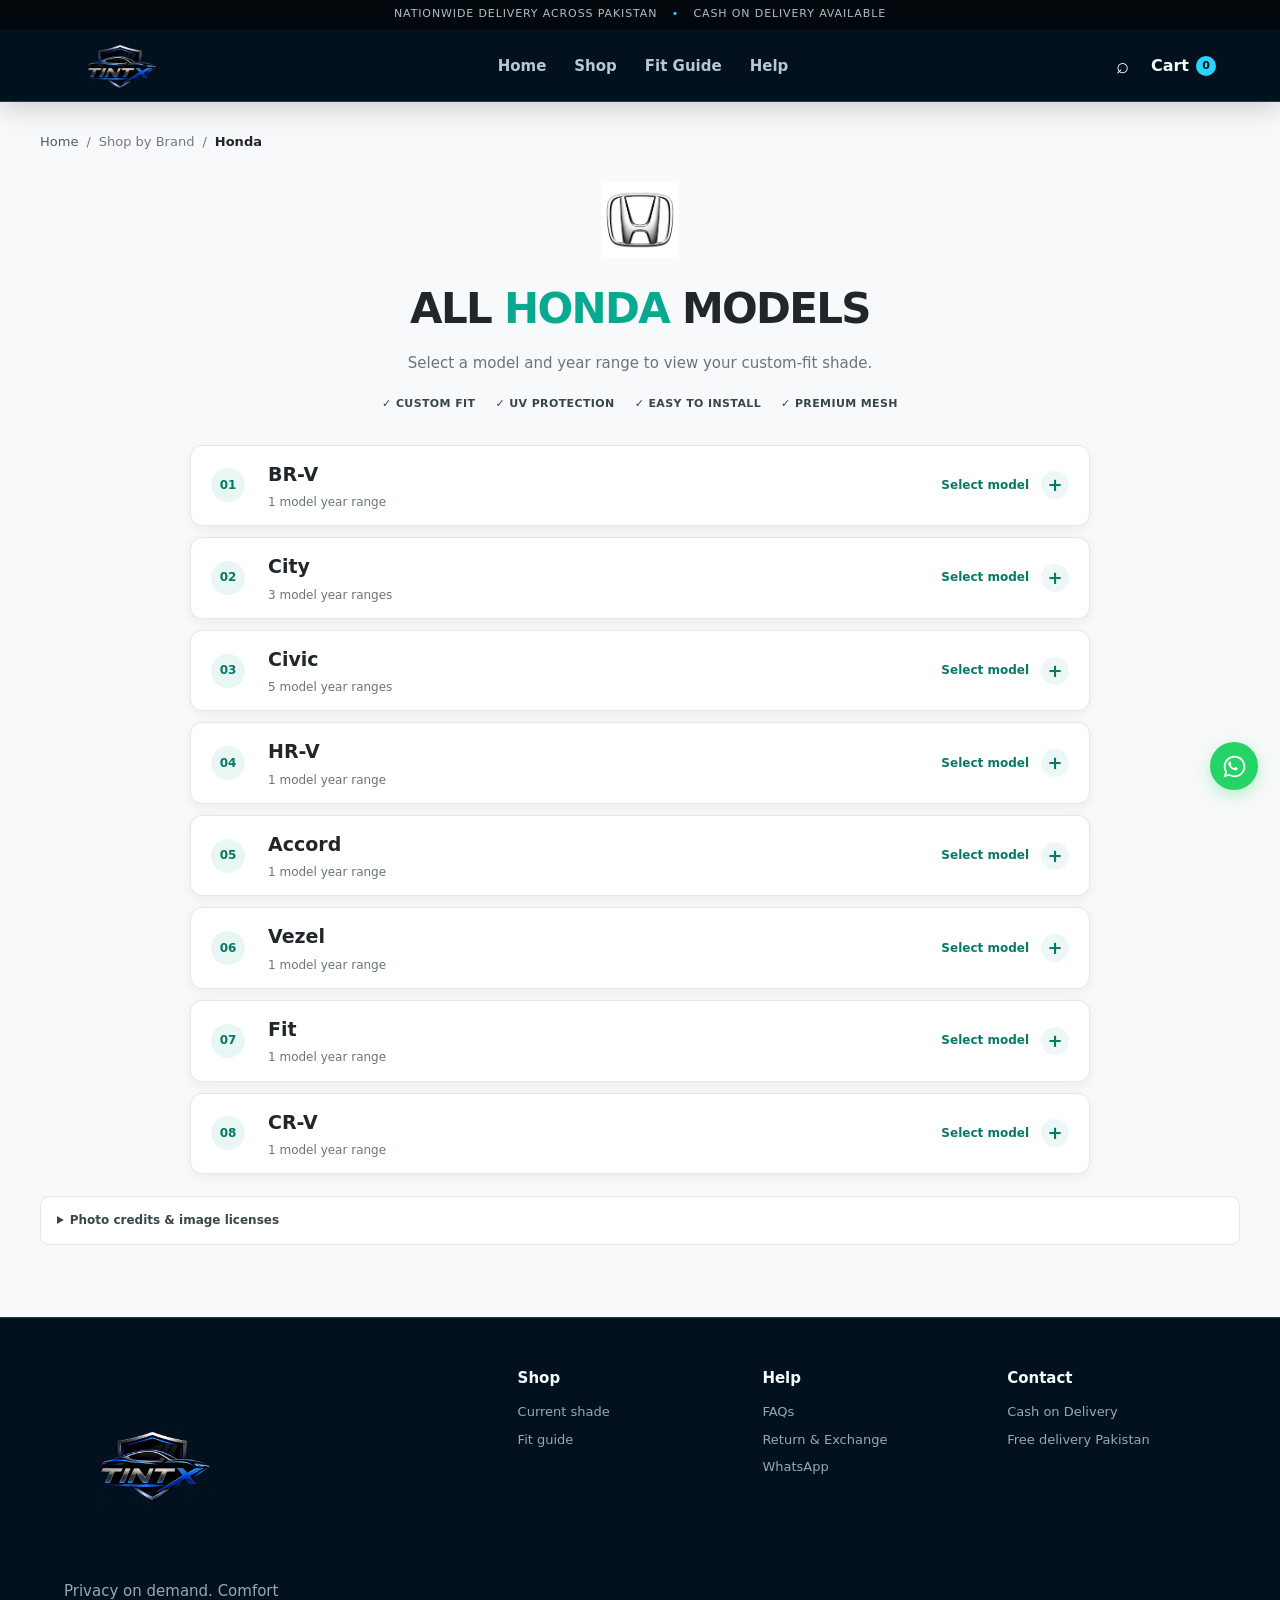
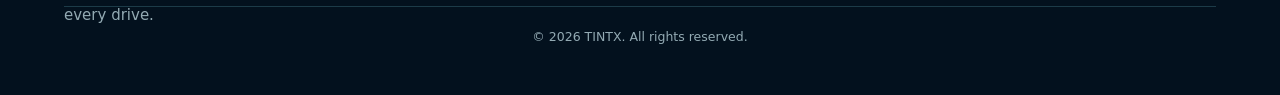
<file: honda.html>
<!doctype html>
<html lang="en">
<head>
  <meta charset="UTF-8">
  <meta name="viewport" content="width=device-width, initial-scale=1.0, maximum-scale=1.0, user-scalable=no">
  <meta name="theme-color" content="#06131b">
  <meta name="description" content="TINTX removable car window shades — privacy, comfort and heat protection. Cash on delivery across Pakistan.">
  <title>TINTX — Removable Car Window Shades</title>
  <link rel="stylesheet" href="styles.css?v=25">
  <link rel="stylesheet" href="ui-enhancements.css?v=10">
  <link rel="stylesheet" href="mobile-fix.css?v=7">
  <link rel="stylesheet" href="packages.css?v=18">
</head>
<body>
  <div class="announcement">Nationwide delivery across Pakistan <span>•</span> Cash on Delivery available</div>
  <header class="site-header">
    <a class="brand" href="index.html#home" aria-label="TINTX home"><img src="logo-new.webp" alt="TINTX Logo" class="brand-logo"></a>
    <nav class="desktop-nav" aria-label="Primary navigation"><a href="index.html#home">Home</a><a href="#shop">Shop</a><a href="#fit-guide">Fit Guide</a><a href="#help">Help</a></nav>
    <div class="header-actions"><button class="icon-btn" data-action="search" aria-label="Search">⌕</button><a class="cart-link" href="#cart" aria-label="Cart">Cart <b id="cart-count">0</b></a><button class="menu-btn" id="menu-btn" aria-label="Open menu" aria-expanded="false">☰</button></div>
  </header>
  <nav class="mobile-nav" id="mobile-nav" aria-label="Mobile navigation"><a href="index.html#home">Home</a><a href="#shop">Shop</a><a href="#fit-guide">Fit Guide</a><a href="#help">Help</a><a href="#cart">Cart</a></nav>
  <main id="app" tabindex="-1"></main>
  <div class="mobile-order-bar" id="mobile-order-bar" aria-label="Quick order"><div><small>TINTX ORIGINAL</small><strong>PKR 2,499</strong></div><a href="#product" class="button button-primary">Order now</a></div>
  <a class="whatsapp whatsapp-logo" style="bottom:110px !important; right:22px !important;" href="https://wa.me/923112205795" target="_blank" rel="noopener noreferrer" aria-label="Chat with TINTX on WhatsApp" title="Chat with TINTX on WhatsApp"><svg viewBox="0 0 32 32" aria-hidden="true" focusable="false"><path fill="currentColor" d="M19.11 17.41c-.27-.14-1.59-.78-1.84-.87-.25-.09-.43-.14-.61.14-.18.27-.7.87-.86 1.05-.16.18-.32.2-.59.07-.27-.14-1.13-.42-2.15-1.33-.79-.7-1.33-1.56-1.49-1.83-.16-.27-.02-.42.12-.56.12-.12.27-.32.41-.48.14-.16.18-.27.18-.45.09-.18.05-.34-.02-.48-.07-.14-.61-1.47-.84-2.01-.22-.53-.45-.46-.61-.47h-.52c-.18 0-.48.07-.73.34-.25.27-.95.93-.95 2.27s.98 2.63 1.11 2.81c.14.18 1.93 2.95 4.68 4.14.65.28 1.16.45 1.56.58.66.21 1.26.18 1.73.11.53-.08 1.59-.65 1.82-1.28.23-.63.23-1.17.16-1.28-.07-.11-.25-.18-.52-.32z"/><path fill="currentColor" d="M16.03 3.2c-7.07 0-12.8 5.73-12.8 12.8 0 2.26.59 4.38 1.63 6.22L3.12 28.8l6.73-1.7a12.73 12.73 0 0 0 6.18 1.59h.01c7.06 0 12.8-5.74 12.8-12.8S23.1 3.2 16.03 3.2zm0 23.4h-.01a10.58 10.58 0 0 1-5.4-1.47l-.39-.23-3.99 1.01 1.07-3.89-.25-.4a10.58 10.58 0 1 1 8.97 4.98z"/></svg><span class="sr-only">Chat on WhatsApp</span></a>
  <footer class="site-footer"><div><a class="brand footer-brand-logo" href="index.html#home" aria-label="TINTX home"><img src="logo-new.webp" alt="TINTX Logo" class="brand-logo"></a><p>Privacy on demand. Comfort every drive.</p></div><div><b>Shop</b><a href="#shop">Current shade</a><a href="#fit-guide">Fit guide</a></div><div><b>Help</b><a href="#help">FAQs</a><a href="#help">Return & Exchange</a><a href="https://wa.me/923112205795" target="_blank" rel="noreferrer">WhatsApp</a></div><div><b>Contact</b><span>Cash on Delivery</span><span>Free delivery Pakistan</span></div><small class="copyright">© 2026 TINTX. All rights reserved.</small></footer>
  <script src="app.js?v=49"></script><script src="ui-enhancements.js?v=7"></script><script src="packages.js?v=8"></script><script src="checkout.js?v=2"></script><script src="fitment-order-fix.js?v=2"></script>
  <link rel="stylesheet" href="https://chatzy-kb-store.s3.amazonaws.com/icons/5ab07987-b5db-477c-82ff-1287e0883acb"><script src="https://chatzy-kb-store.s3.amazonaws.com/icons/56706cc4-b3ba-4eba-9610-f2fb07008a5c" id="69ae07f7-b4e2-4058-9d3a-87108723097f" class="chatzy_widget_script" defer></script>
</body></html>
</file>
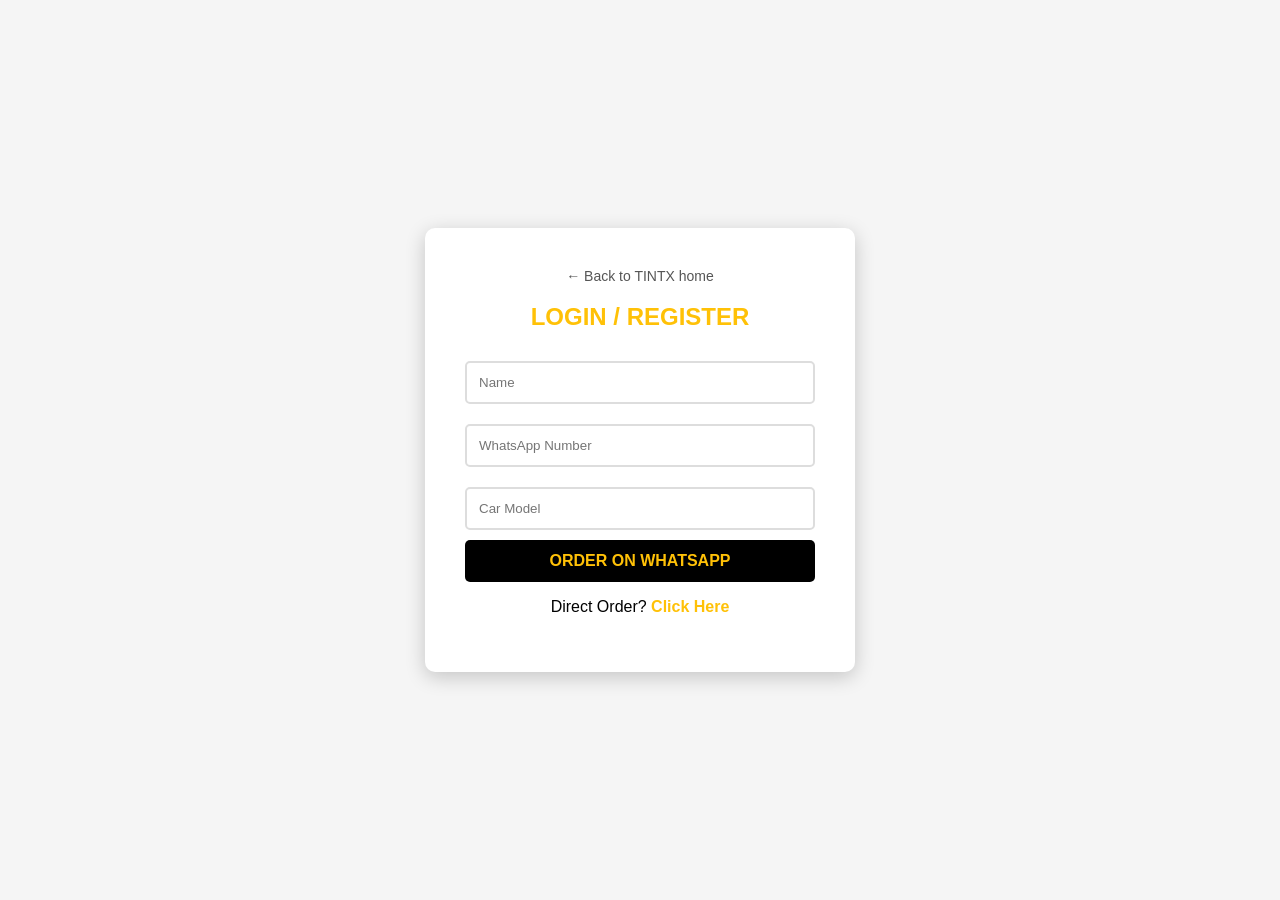
<file: login.html>
<!DOCTYPE html>
<html lang="en">
<head>
  <meta charset="UTF-8">
  <meta name="viewport" content="width=device-width, initial-scale=1.0">
  <title>Login / Register - TINTX</title>
  <style>
    body { font-family: Arial; background:#f5f5f5; display:flex; justify-content:center; align-items:center; height:100vh; margin:0; }
    .box { background:white; padding:40px; border-radius:10px; box-shadow:0 5px 20px rgba(0,0,0,0.2); width:350px; }
    .box h2 { text-align:center; color:#FFC107; margin-bottom:20px; }
    input { width:100%; padding:12px; margin:10px 0; border:2px solid #ddd; border-radius:5px; box-sizing:border-box; }
    button { width:100%; padding:12px; background:#000; color:#FFC107; border:none; border-radius:5px; font-weight:700; font-size:16px; cursor:pointer; }
    button:hover { background:#333; }
    .home-link { display:block; text-align:center; margin-bottom:18px; color:#555; text-decoration:none; font-size:14px; }
    .home-link:hover { color:#000; }
    .switch { text-align:center; margin-top:15px; }
    .switch a { color:#FFC107; text-decoration:none; font-weight:700; }
  </style>
</head>
<body>
  <div class="box">
    <a class="home-link" href="index.html#home">← Back to TINTX home</a>
    <h2>LOGIN / REGISTER</h2>
    <input type="text" placeholder="Name" id="name">
    <input type="tel" placeholder="WhatsApp Number" id="phone">
    <input type="text" placeholder="Car Model" id="car">
    <button onclick="sendToWhatsApp()">ORDER ON WHATSAPP</button>
    
    <div class="switch">
      <p>Direct Order? <a href="https://wa.me/923112205795">Click Here</a></p>
    </div>
  </div>

<script>
function sendToWhatsApp() {
  let name = document.getElementById('name').value;
  let phone = document.getElementById('phone').value;
  let car = document.getElementById('car').value;
  
  let message = `New Order from TINTX Website:%0AName: ${name}%0APhone: ${phone}%0ACar: ${car}`;
  window.open(`https://wa.me/923112205795?text=${message}`, '_blank');
  // Keep the WhatsApp order open in the new tab, then return this tab to the homepage.
  window.setTimeout(() => { window.location.href = 'index.html#home'; }, 250);
}
</script>
</body>
</html>
</file>
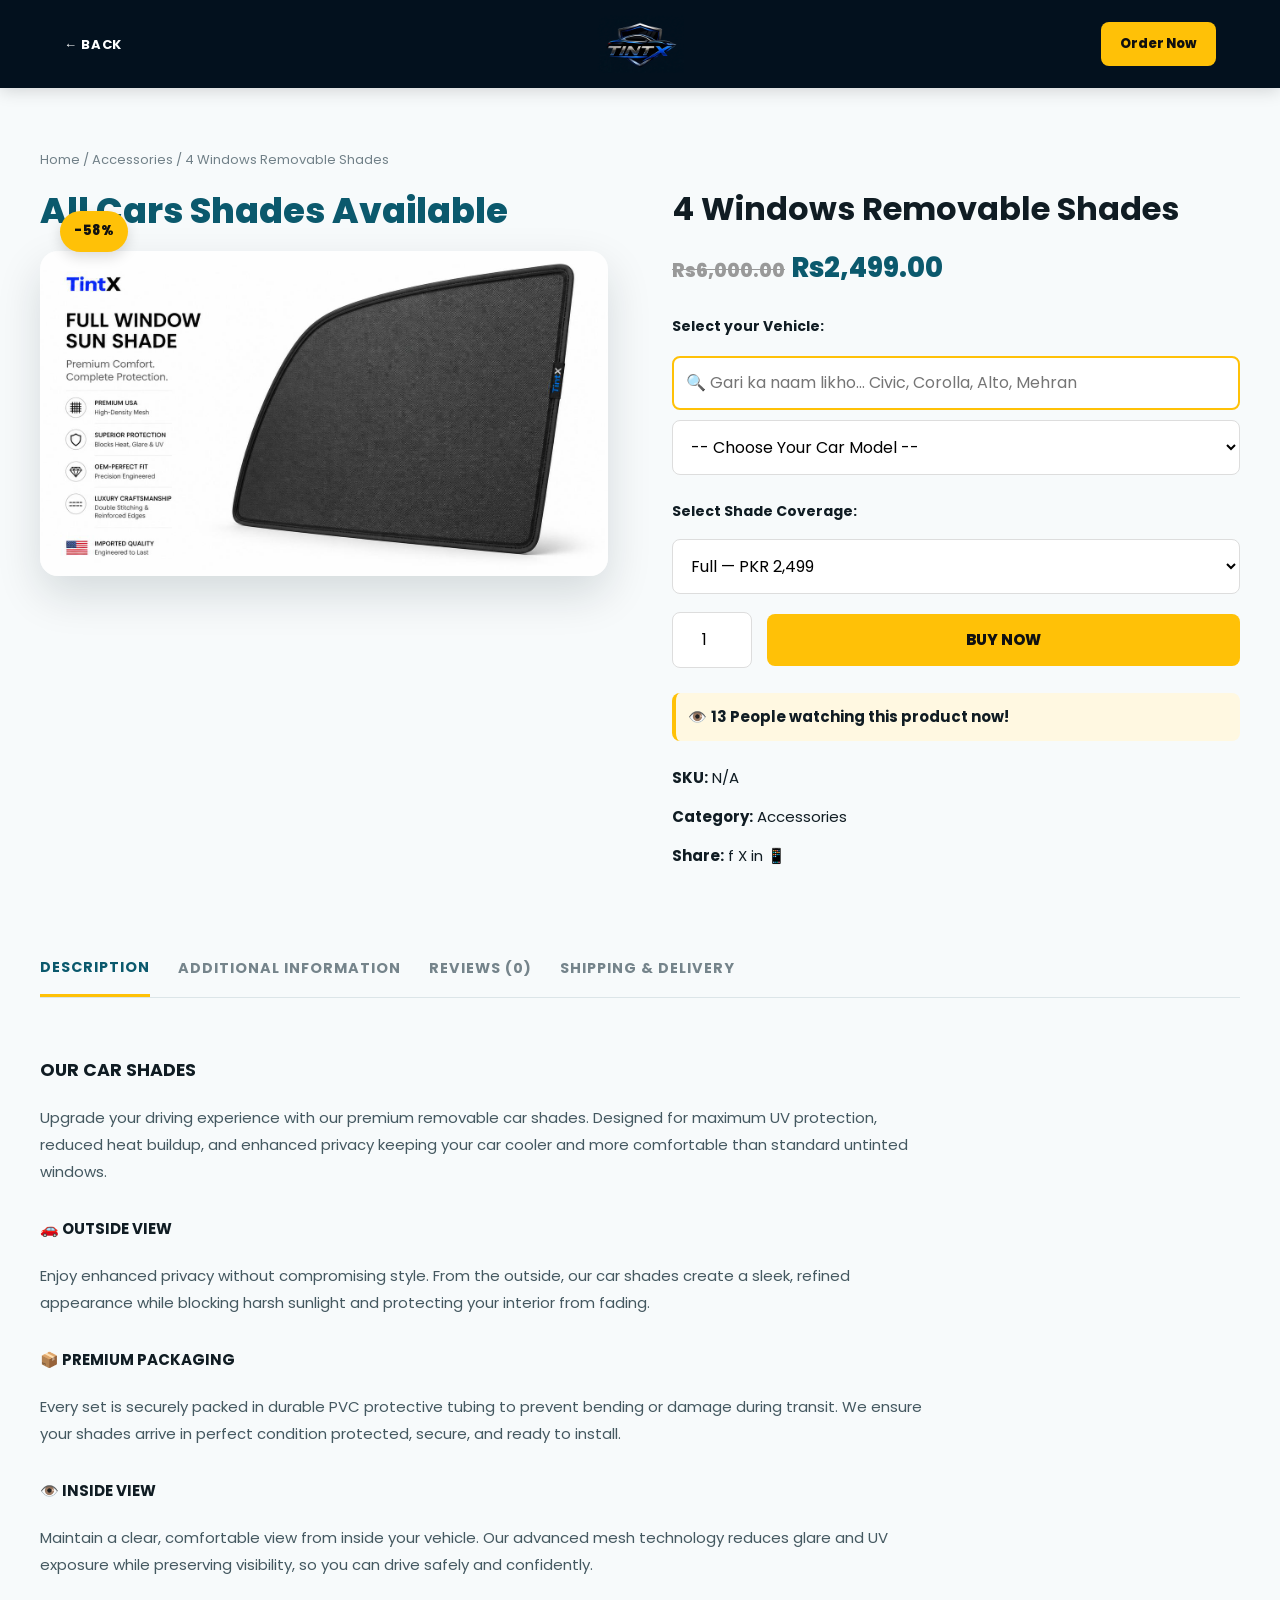
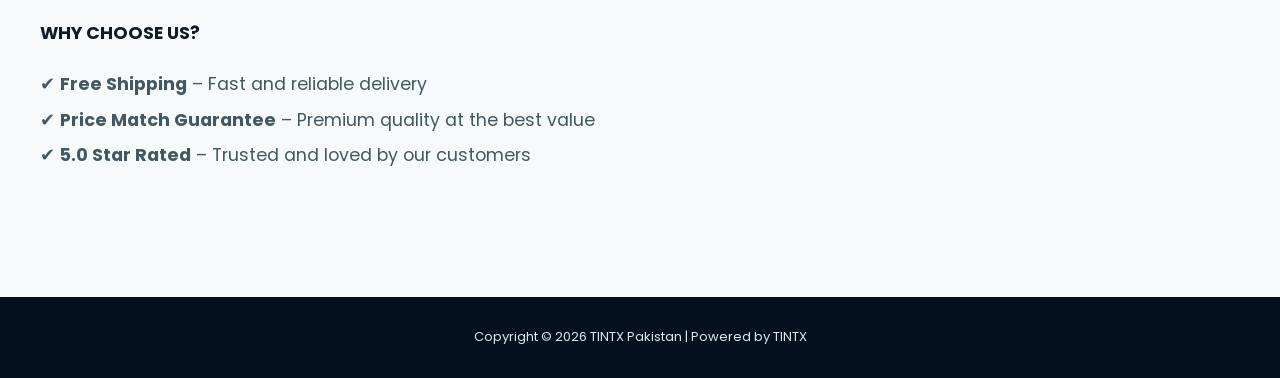
<file: product.html>
<!DOCTYPE html>
<html lang="en">
<head>
    <meta charset="UTF-8">
    <meta name="viewport" content="width=device-width, initial-scale=1.0">
    <title>4 Windows Removable Shades | TINTX Pakistan</title>
    <link rel="stylesheet" href="styles.css?v=21">
    <link rel="stylesheet" href="product-page.css?v=2">
    <link href="https://fonts.googleapis.com/css2?family=Poppins:wght@300;400;500;600;700;800&display=swap" rel="stylesheet">
    <style>
  .product-layout { display:grid; grid-template-columns:1fr 1fr; gap:50px; margin-top:20px; }
   @media(max-width:768px){.product-layout{ grid-template-columns:1fr; } }
  .tabs { display:flex; gap:30px; border-bottom:2px solid #eee; margin:50px 0 20px; flex-wrap:wrap; }
  .tabs button { background:none; border:none; padding:15px 0; font-size:0.9rem; font-weight:700; cursor:pointer; color:#777; letter-spacing:1px; }
  .tabs button.active { color:#000; border-bottom:3px solid #FFC107; }
  .tab-content { display:none; padding:20px 0; line-height:1.8; }
  .tab-content.active { display:block; }
  .discount-badge { background:#FFC107; color:#000; padding:8px 12px; border-radius:50%; font-weight:800; position:absolute; top:20px; left:20px; font-size:1.1rem; }
    </style>
</head>
<body class="product-page-body">

<header>
  <div class="menu-left"><a href="index.html" style="color:white; text-decoration:none;">← BACK</a></div>
  <div class="logo-center"><img src="logo-new.webp" alt="TINTX" class="logo-img"></div>
  <a href="checkout.html" class="nav-btn">Order Now</a>
</header>

<section style="padding:50px 20px;">
  <div class="container" style="max-width:1200px; margin:auto;">

    <p style="color:#666; font-size:0.9rem;">Home / Accessories / 4 Windows Removable Shades</p>

    <!-- LEFT + RIGHT SECTION -->
    <div class="product-layout">

      <!-- LEFT SIDE: CAR PIC -->
      <div style="position:relative;">
        <span class="discount-badge">-58%</span>
        <h2 style="color:#FFC107; font-size:2.2rem; font-weight:800;">All Cars Shades Available</h2>
        <img src="product-main.jpg" alt="TINTX removable car window shades" style="width:100%; margin-top:20px; border-radius:10px;" loading="lazy" decoding="async">
      </div>

      <!-- RIGHT SIDE: PRICE + DROPDOWN + BUY NOW -->
      <div>
        <h1 style="font-size:2rem;">4 Windows Removable Shades</h1>
        <p style="font-size:1.8rem; margin:15px 0;">
          <span style="text-decoration:line-through; color:#999; font-size:1.2rem;">Rs6,000.00</span>
          <span id="product-price" style="color:#FFC107; font-weight:800;"> Rs2,499.00</span>
        </p>

        <div style="margin:25px 0;">
  <label for="carSelectProduct"><b>Select your Vehicle:</b></label>

  <!-- SEARCH BOX -->
  <input type="text" id="carSearchProduct" placeholder="🔍 Gari ka naam likho... Civic, Corolla, Alto, Mehran"
  style="width:100%; padding:12px; margin:10px 0; border:2px solid #FFC107; border-radius:8px; font-size:1rem; box-sizing:border-box;">

  <!-- 100+ CARS DROPDOWN -->
<select id="carSelectProduct" style="padding:14px; width:100%; border:1px solid #ddd; border-radius:8px; font-size:1rem;">
    <option value="">-- Choose Your Car Model --</option>
    
    <optgroup label="TOYOTA">
      <option value="Toyota Corolla 2003-2008">Toyota Corolla 2003-2008</option>
      <option value="Toyota Corolla 2009-2013">Toyota Corolla 2009-2013</option>
      <option value="Toyota Corolla 2014-2024">Toyota Corolla 2014-2024</option>
      <option value="Toyota Yaris 2020-2024">Toyota Yaris 2020-2024</option>
      <option value="Toyota Vitz 2005-2024">Toyota Vitz 2005-2024</option>
      <option value="Toyota Fortuner 2017-2024">Toyota Fortuner 2017-2024</option>
      <option value="Toyota Hilux 2016-2024">Toyota Hilux 2016-2024</option>
      <option value="Toyota Land Cruiser 2010-2024">Toyota Land Cruiser 2010-2024</option>
      <option value="Toyota Prado 2010-2024">Toyota Prado 2010-2024</option>
      <option value="Toyota Revo 2016-2024">Toyota Revo 2016-2024</option>
      <option value="Toyota Prius 2010-2024">Toyota Prius 2010-2024</option>
      <option value="Toyota Aqua 2012-2024">Toyota Aqua 2012-2024</option>
      <option value="Toyota Camry 2015-2024">Toyota Camry 2015-2024</option>
      <option value="Toyota Rush 2018-2024">Toyota Rush 2018-2024</option>
      <option value="Toyota Avanza 2018-2024">Toyota Avanza 2018-2024</option>
      <option value="Toyota Crown 2018-2024">Toyota Crown 2018-2024</option>
    </optgroup>

    <optgroup label="HONDA">
      <option value="Honda Civic 2001-2005">Honda Civic 2001-2005</option>
      <option value="Honda Civic 2006-2011">Honda Civic 2006-2011</option>
      <option value="Honda Civic 2012-2015">Honda Civic 2012-2015</option>
      <option value="Honda Civic 2016-2021">Honda Civic 2016-2021</option>
      <option value="Honda Civic 2022-2024">Honda Civic 2022-2024</option>
      <option value="Honda City 2009-2013">Honda City 2009-2013</option>
      <option value="Honda City 2014-2020">Honda City 2014-2020</option>
      <option value="Honda City 2021-2024">Honda City 2021-2024</option>
      <option value="Honda BRV 2017-2024">Honda BRV 2017-2024</option>
      <option value="Honda HRV 2022-2024">Honda HRV 2022-2024</option>
      <option value="Honda Accord 2018-2024">Honda Accord 2018-2024</option>
      <option value="Honda Vezel 2014-2024">Honda Vezel 2014-2024</option>
      <option value="Honda Fit 2010-2024">Honda Fit 2010-2024</option>
      <option value="Honda CRV 2018-2024">Honda CRV 2018-2024</option>
    </optgroup>

    <optgroup label="SUZUKI">
      <option value="Suzuki Alto 2019-2024">Suzuki Alto 2019-2024</option>
      <option value="Suzuki Cultus 2000-2016">Suzuki Cultus 2000-2016</option>
      <option value="Suzuki Cultus 2017-2024">Suzuki Cultus 2017-2024</option>
      <option value="Suzuki Swift 2010-2024">Suzuki Swift 2010-2024</option>
      <option value="Suzuki WagonR 2014-2024">Suzuki WagonR 2014-2024</option>
      <option value="Suzuki Mehran 1989-2019">Suzuki Mehran 1989-2019</option>
      <option value="Suzuki Bolan 1990-2024">Suzuki Bolan 1990-2024</option>
      <option value="Suzuki Ravi 1990-2024">Suzuki Ravi 1990-2024</option>
      <option value="Suzuki Every 2018-2024">Suzuki Every 2018-2024</option>
      <option value="Suzuki APV 2008-2024">Suzuki APV 2008-2024</option>
      <option value="Suzuki Liana 2006-2014">Suzuki Liana 2006-2014</option>
      <option value="Suzuki Jimny 2021-2024">Suzuki Jimny 2021-2024</option>
      <option value="Suzuki Grand Vitara 2008-2024">Suzuki Grand Vitara 2008-2024</option>
    </optgroup>

    <optgroup label="KIA">
      <option value="Kia Sportage 2019-2024">Kia Sportage 2019-2024</option>
      <option value="Kia Picanto 2019-2024">Kia Picanto 2019-2024</option>
      <option value="Kia Sorento 2021-2024">Kia Sorento 2021-2024</option>
      <option value="Kia Carnival 2021-2024">Kia Carnival 2021-2024</option>
      <option value="Kia Grand Carnival 2021-2024">Kia Grand Carnival 2021-2024</option>
      <option value="Kia Stonic 2021-2024">Kia Stonic 2021-2024</option>
      <option value="Kia Rio 2018-2024">Kia Rio 2018-2024</option>
    </optgroup>

    <optgroup label="HYUNDAI">
      <option value="Hyundai Tucson 2020-2024">Hyundai Tucson 2020-2024</option>
      <option value="Hyundai Elantra 2021-2024">Hyundai Elantra 2021-2024</option>
      <option value="Hyundai Sonata 2021-2024">Hyundai Sonata 2021-2024</option>
      <option value="Hyundai Santa Fe 2021-2024">Hyundai Santa Fe 2021-2024</option>
      <option value="Hyundai Porter 2018-2024">Hyundai Porter 2018-2024</option>
      <option value="Hyundai H1 2015-2024">Hyundai H1 2015-2024</option>
    </optgroup>

    <optgroup label="CHANGAN">
      <option value="Changan Alsvin 2021-2024">Changan Alsvin 2021-2024</option>
      <option value="Changan Oshan X7 2022-2024">Changan Oshan X7 2022-2024</option>
      <option value="Changan Karvaan 2019-2024">Changan Karvaan 2019-2024</option>
      <option value="Changan M9 2020-2024">Changan M9 2020-2024</option>
      <option value="Changan CX70 2020-2024">Changan CX70 2020-2024</option>
    </optgroup>

    <optgroup label="MG">
      <option value="MG HS 2021-2024">MG HS 2021-2024</option>
      <option value="MG ZS 2021-2024">MG ZS 2021-2024</option>
      <option value="MG 5 2022-2024">MG 5 2022-2024</option>
      <option value="MG 6 2022-2024">MG 6 2022-2024</option>
      <option value="MG RX5 2022-2024">MG RX5 2022-2024</option>
    </optgroup>

    <optgroup label="HAVAL">
      <option value="Haval H6 2022-2024">Haval H6 2022-2024</option>
      <option value="Haval Jolion 2022-2024">Haval Jolion 2022-2024</option>
      <option value="Haval Dargo 2023-2024">Haval Dargo 2023-2024</option>
    </optgroup>

    <optgroup label="PROTON">
      <option value="Proton Saga 2019-2024">Proton Saga 2019-2024</option>
      <option value="Proton X70 2020-2024">Proton X70 2020-2024</option>
      <option value="Proton X50 2021-2024">Proton X50 2021-2024</option>
    </optgroup>

    <optgroup label="OTHER BRANDS">
      <option value="FAW V2 2015-2024">FAW V2 2015-2024</option>
      <option value="FAW XPV 2015-2024">FAW XPV 2015-2024</option>
      <option value="DFSK Glory 580 2020-2024">DFSK Glory 580 2020-2024</option>
      <option value="DFSK Glory 500 2021-2024">DFSK Glory 500 2021-2024</option>
      <option value="Nissan Sunny 2010-2024">Nissan Sunny 2010-2024</option>
      <option value="Nissan Juke 2015-2024">Nissan Juke 2015-2024</option>
      <option value="Mitsubishi Lancer 2008-2017">Mitsubishi Lancer 2008-2017</option>
      <option value="BAIC BJ40 2021-2024">BAIC BJ40 2021-2024</option>
      <option value="Omoda C5 2023-2024">Omoda C5 2023-2024</option>
      <option value="Jetour X70 2022-2024">Jetour X70 2022-2024</option>
      <option value="Prince Pearl 2020-2024">Prince Pearl 2020-2024</option>
      <option value="Prince DFSK K07 2019-2024">Prince DFSK K07 2019-2024</option>
      <option value="Cherry Tiggo 8 Pro 2022-2024">Cherry Tiggo 8 Pro 2022-2024</option>
      <option value="Isuzu D-Max 2016-2024">Isuzu D-Max 2016-2024</option>
    </optgroup>
  </select>
</div>

        <div style="margin:18px 0;">
          <label for="coverageSelect"><b>Select Shade Coverage:</b></label>
          <select id="coverageSelect" style="padding:14px; margin-top:8px; width:100%; border:1px solid #ddd; border-radius:8px; font-size:1rem;">
            <option value="Full" data-price="2499">Full — PKR 2,499</option>
            <option value="Half" data-price="2499">Half — PKR 2,499</option>
            <option value="Front" data-price="4100">Front — PKR 4,100</option>
            <option value="Rear" data-price="3600">Rear — PKR 3,600</option>
          </select>
        </div>

        <div style="display:flex; gap:15px; align-items:center;">
          <input type="number" value="1" min="1" style="width:80px; padding:14px; text-align:center; border:1px solid #ddd; border-radius:8px; font-size:1rem;">
          <a href="#" id="buyNowBtn" class="btn-shop-now" style="background:#FFC107; color:#000; padding:14px 40px; font-weight:800; border-radius:8px; flex:1; text-align:center;">BUY NOW</a>
        </div>

        <div style="background:#fff8e1; padding:12px; margin:25px 0; border-radius:8px; border-left:4px solid #FFC107;">
          👁️ <b>13 People watching this product now!</b>
        </div>

        <p><b>SKU:</b> N/A</p>
        <p><b>Category:</b> Accessories</p>
        <p><b>Share:</b> f X in 📱</p>
      </div>
    </div>

    <!-- BOTTOM: TABS -->
    <div class="tabs">
      <button class="tab-btn active" onclick="openTab('desc')">DESCRIPTION</button>
      <button class="tab-btn" onclick="openTab('info')">ADDITIONAL INFORMATION</button>
      <button class="tab-btn" onclick="openTab('reviews')">REVIEWS (0)</button>
      <button class="tab-btn" onclick="openTab('shipping')">SHIPPING & DELIVERY</button>
    </div>

    <div id="desc" class="tab-content active">
      <h3>OUR CAR SHADES</h3>
      <p>Upgrade your driving experience with our premium removable car shades. Designed for maximum UV protection, reduced heat buildup, and enhanced privacy keeping your car cooler and more comfortable than standard untinted windows.</p>
      <h4 style="margin-top:30px;">🚗 OUTSIDE VIEW</h4>
      <p>Enjoy enhanced privacy without compromising style. From the outside, our car shades create a sleek, refined appearance while blocking harsh sunlight and protecting your interior from fading.</p>
      <h4 style="margin-top:30px;">📦 PREMIUM PACKAGING</h4>
      <p>Every set is securely packed in durable PVC protective tubing to prevent bending or damage during transit. We ensure your shades arrive in perfect condition protected, secure, and ready to install.</p>
      <h4 style="margin-top:30px;">👁️ INSIDE VIEW</h4>
      <p>Maintain a clear, comfortable view from inside your vehicle. Our advanced mesh technology reduces glare and UV exposure while preserving visibility, so you can drive safely and confidently.</p>
      <h3 style="margin-top:40px;">WHY CHOOSE US?</h3>
      <ul style="list-style:none; padding:0; font-size:1.1rem; line-height:2;">
        <li>✔ <b>Free Shipping</b> – Fast and reliable delivery</li>
        <li>✔ <b>Price Match Guarantee</b> – Premium quality at the best value</li>
        <li>✔ <b>5.0 Star Rated</b> – Trusted and loved by our customers</li>
      </ul>
    </div>

    <div id="info" class="tab-content"><h3>Additional Information</h3><p><b>Fabric:</b> Premium USA High-Density Mesh</p><p><b>Fit:</b> 100% Custom Fit for All Cars</p></div>
    <div id="reviews" class="tab-content"><h3>Reviews (0)</h3><p>There are no reviews yet.</p></div>
    <div id="shipping" class="tab-content"><h3>Shipping & Delivery</h3><p>✔ <b>Free Shipping</b> – All Over Pakistan</p><p>✔ <b>Cash on Delivery</b> – Pay when you receive</p></div>

  </div>
</section>

<footer style="background:#000; color:#fff; text-align:center; padding:30px;">
  <p>Copyright © 2026 TINTX Pakistan | Powered by TINTX</p>
</footer>

<script>
function openTab(tabName) {
  document.querySelectorAll(".tab-content").forEach(el => el.style.display = "none");
  document.querySelectorAll(".tab-btn").forEach(el => el.classList.remove("active"));
  document.getElementById(tabName).style.display = "block";
  event.currentTarget.classList.add("active");
}

document.getElementById('carSearchProduct').addEventListener('keyup', function() {
  let filter = this.value.toLowerCase();
  let options = document.getElementById('carSelectProduct').options;
  for(let i = 0; i < options.length; i++) {
    let txt = options[i].text.toLowerCase();
    options[i].style.display = txt.indexOf(filter) > -1? "" : "none";
  }
});

document.getElementById('buyNowBtn').onclick = function(event) {
  event.preventDefault();
  var car = document.getElementById('carSelectProduct').value;
  var coverageSelect = document.getElementById('coverageSelect');
  var coverage = coverageSelect.value;
  var price = Number(coverageSelect.selectedOptions[0].dataset.price);
  var quantity = Math.max(1, Number(document.querySelector('input[type="number"]').value || 1));
  if(car == "") { alert("Please Select Your Car Model First"); return false; }
  localStorage.setItem('tintx-cart', JSON.stringify([{
    id: `tintx-${coverage.toLowerCase()}-coverage`,
    name: `TINTX ${coverage} Coverage Shades`,
    price,
    oldPrice: 6000,
    image: 'product-main.jpg',
    qty: quantity,
    fitment: car
  }]));
  window.location.href = 'checkout.html';
  return false;
}

document.getElementById('coverageSelect').addEventListener('change', function() {
  var price = Number(this.selectedOptions[0].dataset.price);
  document.getElementById('product-price').textContent = ` PKR ${price.toLocaleString('en-PK')}`;
});
</script>

</body>
</html>
</file>
<file: styles.css>
:root{--bg:#06131b;--panel:#0b202b;--panel2:#102b38;--line:#1c3b48;--text:#f4fbff;--muted:#93aab3;--cyan:#27d4ff;--cyan2:#0a91b7;--lime:#39e98c;--danger:#ff7f7f;--max:1180px}*{box-sizing:border-box}html{scroll-behavior:smooth;background:#06131b}body{margin:0;background-color:#06131b;background:radial-gradient(circle at 80% -10%,#123c4a 0,#06131b 38%);color:var(--text);font:15px/1.6 Inter,ui-sans-serif,system-ui,-apple-system,Segoe UI,sans-serif}a{color:inherit;text-decoration:none}button,input,select,textarea{font:inherit}.announcement{height:30px;background:#02080c;color:#a9c0c8;text-align:center;font-size:11px;letter-spacing:.08em;text-transform:uppercase;padding:5px}.announcement span{color:var(--cyan);padding:0 10px}.site-header{height:72px;border-bottom:1px solid var(--line);display:flex;align-items:center;gap:36px;padding:0 5%;background:rgba(4,15,21,.9);backdrop-filter:blur(14px);position:sticky;top:0;z-index:20}.brand{display:flex;align-items:center;gap:9px;font-size:21px;letter-spacing:-.06em}.brand strong span{color:var(--cyan)}.brand-mark{display:grid;place-items:center;width:30px;height:30px;border:2px solid var(--cyan);border-radius:50%;color:var(--cyan);font-size:15px;letter-spacing:0}.desktop-nav{display:flex;gap:28px;margin:auto;color:#b5c9cf;font-weight:600}.desktop-nav a:hover,.site-footer a:hover{color:var(--cyan)}.header-actions{display:flex;align-items:center;gap:16px}.icon-btn,.menu-btn{background:none;border:0;color:var(--text);font-size:22px;cursor:pointer}.cart-link{font-size:16px}.cart-link b{display:inline-grid;place-items:center;background:var(--cyan);color:#041219;width:20px;height:20px;border-radius:50%;font-size:11px}.menu-btn{display:none}.mobile-nav{display:none}.hero,.section,.page-wrap{max-width:var(--max);margin:auto}.hero{min-height:600px;display:grid;grid-template-columns:.85fr 1.15fr;gap:34px;align-items:center;padding:70px 24px}.eyebrow{color:var(--cyan);letter-spacing:.2em;font-size:11px;font-weight:800;text-transform:uppercase}.hero h1,.page-title{font-size:clamp(42px,6vw,74px);line-height:1.02;letter-spacing:-.07em;margin:18px 0}.hero h1 em,.page-title em,h2 em{color:var(--cyan);font-style:normal}.hero-lede,.page-intro{font-size:18px;color:var(--muted);max-width:560px}.button{display:inline-flex;align-items:center;justify-content:center;gap:10px;border:1px solid var(--cyan);padding:13px 20px;border-radius:3px;font-weight:800;cursor:pointer;transition:.2s}.button:hover{transform:translateY(-2px);box-shadow:0 10px 30px #27d4ff22}.button-primary{background:var(--cyan);color:#041219}.button-ghost{color:var(--cyan);background:transparent}.button-danger{border-color:var(--danger);color:var(--danger)}.button-row{display:flex;gap:12px;flex-wrap:wrap;margin:28px 0}.hero-proof{display:flex;gap:18px;flex-wrap:wrap;color:#97b8c1;font-size:12px}.hero-media{border:1px solid var(--line);padding:10px;background:#0a1e28;position:relative}.hero-media img{width:100%;height:420px;object-fit:cover;display:block;filter:saturate(.8) contrast(1.1);background:linear-gradient(145deg,#183d4a,#071118)}.image-caption{position:absolute;bottom:25px;left:25px;background:#06131bdd;border-left:3px solid var(--cyan);padding:10px 15px}.image-caption span{display:block;color:var(--cyan);font-size:10px;letter-spacing:.13em}.trust-strip{border-block:1px solid var(--line);background:#091b25;display:grid;grid-template-columns:repeat(4,1fr);max-width:var(--max);margin:0 auto}.trust-strip div{padding:24px;text-align:center;border-right:1px solid var(--line)}.trust-strip div:last-child{border:0}.trust-strip b{display:block}.trust-strip span{color:var(--muted);font-size:12px}.section{padding:100px 24px}.fabric-section{display:grid;grid-template-columns:1fr 1fr;gap:70px;align-items:center}.fabric-photo{position:relative}.fabric-photo img{width:100%;height:430px;object-fit:cover;background:repeating-linear-gradient(45deg,#163541 0 2px,#091b24 2px 5px)}.photo-tag{position:absolute;bottom:20px;left:20px;background:var(--cyan);color:#041219;padding:7px 10px;font-size:11px;font-weight:900}.section h2{font-size:clamp(34px,4vw,56px);line-height:1.05;letter-spacing:-.06em;margin:15px 0}.benefit{display:flex;gap:13px;padding:14px 0;border-top:1px solid var(--line)}.benefit-icon{color:var(--cyan);margin-top:4px}.benefit strong{display:block}.benefit p{color:var(--muted);margin:3px 0;font-size:13px}.text-link{color:var(--cyan);font-weight:800}.product-section{padding-top:0}.section-heading{display:flex;justify-content:space-between;align-items:end;margin-bottom:25px}.product-grid{display:grid;grid-template-columns:repeat(3,1fr);gap:18px}.product-card{background:var(--panel);border:1px solid var(--line);overflow:hidden}.product-card:hover{border-color:var(--cyan)}.product-image{display:block;position:relative;background:#0a1d27}.product-image img{width:100%;height:220px;object-fit:cover;background:linear-gradient(145deg,#173744,#071219)}.badge{position:absolute;top:12px;left:12px;background:var(--cyan);color:#041219;padding:3px 8px;font-size:10px;font-weight:900}.wish{position:absolute;top:10px;right:10px;border:1px solid var(--line);background:#06131bcc;color:var(--text);width:34px;height:34px;border-radius:50%;cursor:pointer}.product-info{padding:17px}.product-info h3{margin:0 0 7px;font-size:16px}.rating{color:#ffca52;font-size:13px}.rating small{color:var(--muted)}.price{display:flex;gap:10px;align-items:center;margin:12px 0}.price del{color:#6b858e;font-size:13px}.price strong{font-size:18px;color:var(--cyan)}.add-button{width:100%;border:1px solid var(--cyan);background:transparent;color:var(--cyan);padding:10px;cursor:pointer;font-weight:800}.add-button:hover{background:var(--cyan);color:#041219}.fitment-banner{max-width:var(--max);margin:0 auto 80px;padding:35px 28px;border:1px solid var(--cyan2);background:linear-gradient(100deg,#0c2c39,#0a1b25);display:flex;justify-content:space-between;align-items:center;gap:20px}.fitment-banner h2{margin:0;font-size:32px}.fitment-banner p{color:var(--muted)}.page-wrap{padding:80px 24px 110px;min-height:650px}.page-title{max-width:850px}.shop-toolbar{display:flex;gap:12px;margin:35px 0 22px}.field,.shop-toolbar input,.shop-toolbar select,.form-field,.fit-fields select{width:100%;background:#071820;border:1px solid var(--line);color:var(--text);padding:13px 14px;border-radius:3px;outline:none}.shop-search{display:flex;flex:1;border:1px solid var(--line);align-items:center;padding-left:14px;color:var(--muted)}.shop-search input{border:0}.sort-select{max-width:220px}.shop-layout{display:grid;grid-template-columns:240px 1fr;gap:25px}.filters,.order-summary,.fit-card,.form-card{border:1px solid var(--line);background:var(--panel);padding:20px}.filters label{display:block;color:var(--muted);font-size:12px;margin:18px 0 7px}.filter-title{display:flex;justify-content:space-between;border-bottom:1px solid var(--line);padding-bottom:14px}.filter-title span{color:var(--muted);font-size:12px}.filter-note{display:flex;gap:8px;color:var(--muted);font-size:12px;border-top:1px solid var(--line);margin-top:20px;padding-top:18px}.catalogue-head{display:flex;justify-content:space-between;color:var(--muted);padding:8px 0 17px}.catalogue-head span:first-child{color:var(--text);font-weight:800}.empty-state{text-align:center;color:var(--muted);padding:70px 0}.detail-grid,.checkout-grid,.cart-grid{display:grid;grid-template-columns:1fr 1fr;gap:55px;align-items:start}.detail-main{border:1px solid var(--line);padding:12px;background:var(--panel)}.detail-main img{width:100%;height:470px;object-fit:cover;background:#0c2631}.thumb-row{display:grid;grid-template-columns:1fr 1fr 1fr;gap:8px;margin-top:9px}.thumb-row img{height:100px;width:100%;object-fit:cover;border:1px solid var(--line)}.detail-copy h2{font-size:42px;line-height:1.05;margin:18px 0}.detail-description{color:var(--muted);font-size:16px}.detail-price{display:flex;align-items:center;gap:13px;margin:24px 0}.detail-price strong{color:var(--cyan);font-size:30px}.detail-price del{color:#75909a}.detail-price span{color:var(--lime);font-size:12px}.form-label{display:block;color:var(--muted);font-size:12px;margin:15px 0 7px}.qty-row{display:flex;gap:10px;margin:20px 0}.qty-row button{background:#102b38;border:1px solid var(--line);color:var(--text);width:42px;cursor:pointer}.qty-row b{display:grid;place-items:center;border:1px solid var(--line);min-width:42px}.material-section{margin-top:80px;padding-top:55px;border-top:1px solid var(--line)}.material-section h2{font-size:38px}.material-grid{display:grid;grid-template-columns:1fr 1fr;gap:18px}.material-grid img{width:100%;height:260px;object-fit:cover;background:repeating-linear-gradient(45deg,#173d4a 0 2px,#09202a 2px 5px)}.material-grid p{color:var(--muted)}.fit-card{max-width:780px;margin:35px auto}.fit-fields{display:grid;grid-template-columns:repeat(3,1fr);gap:10px;margin:25px 0}.fit-result{padding:16px;background:#221d12;color:#ffd27a;border:1px solid #8c6a25;margin:15px 0}.fit-result.good{background:#0d2b22;color:var(--lime);border-color:#207d58}.fit-points{display:grid;grid-template-columns:repeat(3,1fr);gap:15px;margin-top:30px}.cart-grid{grid-template-columns:1.3fr .7fr}.cart-item{display:flex;gap:16px;align-items:center;border-bottom:1px solid var(--line);padding:16px 0}.cart-item img{width:110px;height:85px;object-fit:cover}.cart-item h3{margin:0;font-size:16px}.cart-item small{color:var(--muted)}.cart-item .price{margin:3px 0}.remove{background:none;border:0;color:#ff9292;cursor:pointer;font-size:12px}.summary-line{display:flex;justify-content:space-between;padding:12px 0;border-bottom:1px solid var(--line);color:var(--muted)}.summary-total{display:flex;justify-content:space-between;padding:20px 0;font-size:20px}.summary-total strong{color:var(--cyan)}.full{width:100%}.form-card{padding:28px}.form-card h3{margin-top:0}.form-grid{display:grid;grid-template-columns:1fr 1fr;gap:12px}.form-field{margin:6px 0}.cod-box{display:flex;gap:12px;padding:15px;margin:20px 0;background:#0d2b22;border:1px solid #207d58;color:var(--lime)}.faq{border-top:1px solid var(--line);padding:18px 0}.faq summary{cursor:pointer;font-weight:800}.faq p{color:var(--muted)}.site-footer{display:grid;grid-template-columns:2fr 1fr 1fr 1fr;gap:25px;border-top:1px solid var(--line);padding:48px 5%;background:#030b10;color:var(--muted);position:relative}.site-footer .brand{color:var(--text)}.site-footer p{max-width:260px}.site-footer b{display:block;color:var(--text);margin-bottom:12px}.site-footer a,.site-footer span{display:block;margin:7px 0;font-size:13px}.copyright{grid-column:1/-1;text-align:center;border-top:1px solid var(--line);padding-top:20px;margin-top:20px}.whatsapp{position:fixed;right:22px;bottom:22px;background:#22d979;color:#042015;border-radius:40px;padding:12px 16px;font-weight:900;z-index:40;box-shadow:0 8px 28px #22d97955}.whatsapp span{margin-left:7px;font-size:12px}.ai-launcher{position:fixed;right:22px;bottom:82px;background:#0d2d3b;border:1px solid var(--cyan);color:var(--cyan);padding:11px 15px;z-index:39;cursor:pointer;font-weight:800}.ai-panel{display:none;position:fixed;right:22px;bottom:135px;width:340px;max-width:calc(100% - 30px);height:450px;background:#071820;border:1px solid var(--cyan);z-index:50;box-shadow:0 20px 60px #0009}.ai-panel.open{display:flex;flex-direction:column}.ai-head{display:flex;justify-content:space-between;padding:15px;border-bottom:1px solid var(--line)}.ai-head small{display:block;color:var(--muted);font-size:11px}.ai-head button{background:none;border:0;color:var(--text);font-size:24px;cursor:pointer}.ai-messages{flex:1;padding:14px;overflow:auto}.ai-msg{max-width:88%;padding:10px 12px;margin-bottom:10px;font-size:13px;border-radius:2px;background:#102b38}.ai-msg.user{margin-left:auto;background:var(--cyan);color:#041219}.quick-replies{display:flex;gap:5px;padding:8px;overflow:auto}.quick-replies button{white-space:nowrap;border:1px solid var(--line);background:transparent;color:var(--cyan);padding:6px 8px;cursor:pointer;font-size:11px}.ai-panel form{display:flex;border-top:1px solid var(--line)}.ai-panel input{flex:1;min-width:0;background:transparent;color:var(--text);border:0;padding:12px;outline:none}.ai-panel form button{background:var(--cyan);border:0;padding:0 14px;font-weight:800;cursor:pointer}@media(max-width:760px){.desktop-nav{display:none}.menu-btn{display:block}.site-header{padding:0 18px;gap:15px}.header-actions{margin-left:auto}.mobile-nav{display:none;position:fixed;top:102px;left:0;right:0;background:#06131b;border-bottom:1px solid var(--line);z-index:19;padding:10px 18px}.mobile-nav.open{display:grid}.mobile-nav a{padding:14px 0;border-bottom:1px solid var(--line)}.hero{display:flex;flex-direction:column;align-items:stretch;padding:55px 18px;gap:25px}.hero h1{font-size:48px}.hero-media img{height:260px}.trust-strip{grid-template-columns:1fr 1fr}.trust-strip div{padding:15px 8px}.trust-strip div:nth-child(2){border-right:0}.trust-strip div:nth-child(-n+2){border-bottom:1px solid var(--line)}.section{padding:65px 18px}.fabric-section,.detail-grid,.checkout-grid,.cart-grid{grid-template-columns:1fr;gap:30px}.fabric-photo img{height:300px}.section-heading{align-items:start;gap:15px;flex-direction:column}.product-grid{grid-template-columns:repeat(2,minmax(0,1fr));gap:10px}.product-image img{height:145px}.product-info{padding:11px}.product-info h3{font-size:13px}.price{display:block}.price strong{display:block}.add-button{font-size:11px;padding:8px}.fitment-banner{margin:0 18px 60px;display:block;padding:25px 20px}.fitment-banner h2{font-size:25px}.fitment-banner .button{margin-top:15px}.page-wrap{padding:55px 18px 90px}.page-title{font-size:46px}.shop-toolbar{display:block}.shop-toolbar>*{margin-bottom:10px;max-width:none}.shop-layout{display:block}.filters{margin-bottom:25px}.detail-copy h2{font-size:34px}.detail-main img{height:300px}.material-grid,.fit-points{grid-template-columns:1fr}.fit-fields,.form-grid{grid-template-columns:1fr}.cart-item{align-items:start}.cart-item img{width:85px;height:70px}.site-footer{grid-template-columns:1fr 1fr;padding:35px 18px}.site-footer>div:first-child{grid-column:1/-1}.whatsapp{right:15px;bottom:15px;padding:13px;border-radius:50%;font-size:20px}.whatsapp span{display:none}.ai-launcher{right:15px;bottom:75px}.ai-panel{right:15px;bottom:125px}.copyright{grid-column:1/-1}}

.fabric-texture{height:100%;min-height:260px;border:1px solid var(--line);background-color:#122f3b;background-image:linear-gradient(45deg,rgba(39,212,255,.2) 25%,transparent 25%,transparent 75%,rgba(39,212,255,.2) 75%),linear-gradient(45deg,rgba(39,212,255,.12) 25%,transparent 25%,transparent 75%,rgba(39,212,255,.12) 75%);background-position:0 0,7px 7px;background-size:14px 14px;box-shadow:inset 0 0 70px #020b10;position:relative;overflow:hidden}.fabric-texture:after{content:'HIGH-DENSITY POLYESTER MESH';position:absolute;inset:auto 14px 14px;color:#bfeefa;background:#06131bdd;border-left:2px solid var(--cyan);padding:8px 10px;font-size:10px;letter-spacing:.12em;font-weight:800}.fabric-photo>.fabric-texture{height:430px}.material-grid .fabric-texture{height:260px}@media(max-width:760px){.fabric-photo>.fabric-texture{height:300px}.material-grid .fabric-texture{height:220px}}
/* Logo-only WhatsApp floating button */
.whatsapp.whatsapp-logo {
  display: grid;
  place-items: center;
  width: 58px;
  height: 58px;
  padding: 0;
  border-radius: 50%;
  background: #25d366;
  color: #fff;
  box-shadow: 0 10px 28px rgba(37, 211, 102, .38 );
  transition: transform .2s ease, box-shadow .2s ease, background .2s ease;
}

.whatsapp.whatsapp-logo:hover {
  transform: translateY(-4px) scale(1.05);
  background: #1ebe5d;
  box-shadow: 0 14px 34px rgba(37, 211, 102, .48);
}

.whatsapp.whatsapp-logo svg {
  width: 34px;
  height: 34px;
  display: block;
}

.sr-only {
  position: absolute;
  width: 1px;
  height: 1px;
  padding: 0;
  margin: -1px;
  overflow: hidden;
  clip: rect(0, 0, 0, 0);
  white-space: nowrap;
  border: 0;
}

@media (max-width: 760px) {
  .whatsapp.whatsapp-logo {
    right: 16px;
    bottom: 78px;
    width: 54px;
    height: 54px;
  }

  .whatsapp.whatsapp-logo svg {
    width: 31px;
    height: 31px;
  }
}
/* Normal WhatsApp logo size */
.whatsapp.whatsapp-logo {
  position: fixed !important;
  right: 18px !important;
  bottom: 18px !important;
  z-index: 100 !important;

  width: 48px !important;
  height: 48px !important;
  min-width: 48px !important;
  max-width: 48px !important;
  padding: 0 !important;
  margin: 0 !important;

  display: grid !important;
  place-items: center !important;
  border-radius: 50% !important;
  background: #25d366 !important;
  color: #fff !important;
  font-size: 0 !important;
  line-height: 0 !important;
  box-shadow: 0 5px 16px rgba(37, 211, 102, .30) !important;
}

.whatsapp.whatsapp-logo svg {
  display: block !important;
  width: 27px !important;
  height: 27px !important;
  max-width: 27px !important;
  max-height: 27px !important;
}

.whatsapp.whatsapp-logo span,
.whatsapp.whatsapp-logo .sr-only {
  display: none !important;
}

@media (max-width: 760px) {
  .whatsapp.whatsapp-logo {
    right: 14px !important;
    bottom: 76px !important;
    width: 46px !important;
    height: 46px !important;
    min-width: 46px !important;
    max-width: 46px !important;
  }

  .whatsapp.whatsapp-logo svg {
    width: 25px !important;
  }
}
/* TINTX mobile optimization — paste at the very end of styles.css */
@media (max-width: 760px) {
  html, body {
    width: 100%;
    max-width: 100%;
    overflow-x: hidden;
  }

  .announcement {
    height: auto;
    min-height: 30px;
    padding: 7px 10px;
    font-size: 9px;
    line-height: 1.4;
  }

  .site-header {
    height: 64px;
    padding: 0 16px;
    gap: 12px;
  }

  .brand {
    font-size: 18px;
  }

  .brand-mark {
    width: 27px;
    height: 27px;
  }

  .desktop-nav {
    display: none;
  }

  .header-actions {
    margin-left: auto;
    gap: 12px;
  }

  .cart-link {
    font-size: 13px;
  }

  .menu-btn {
    display: block;
    font-size: 22px;
  }

  .mobile-nav {
    top: 94px;
    left: 10px;
    right: 10px;
    padding: 8px 16px;
    border: 1px solid var(--line);
    border-radius: 0 0 14px 14px;
    background: #06131b;
    box-shadow: 0 16px 35px rgba(0,0,0,.35);
  }

  .mobile-nav.open {
    display: grid;
  }

  .mobile-nav a {
    padding: 13px 0;
    border-bottom: 1px solid var(--line);
  }

  .mobile-nav a:last-child {
    border-bottom: 0;
  }

  .hero {
    display: flex;
    flex-direction: column;
    gap: 24px;
    padding: 48px 18px 42px;
  }

  .hero h1 {
    margin: 14px 0;
    font-size: clamp(42px, 13vw, 58px);
    line-height: .98;
  }

  .hero-lede,
  .page-intro {
    font-size: 15px;
    line-height: 1.6;
  }

  .button-row {
    display: grid;
    grid-template-columns: 1fr;
    gap: 10px;
    margin: 22px 0;
  }

  .button {
    width: 100%;
    min-height: 48px;
    padding: 13px 16px;
    text-align: center;
  }

  .hero-proof {
    display: grid;
    grid-template-columns: 1fr 1fr;
    gap: 8px;
    font-size: 11px;
  }

  .hero-media {
    width: 100%;
    padding: 7px;
    border-radius: 15px;
  }

  .hero-media img {
    height: 250px;
    border-radius: 10px;
  }

  .image-caption {
    right: 16px;
    bottom: 16px;
    left: 16px;
    padding: 8px 10px;
  }

  .trust-strip {
    grid-template-columns: 1fr 1fr;
    margin: 0 12px;
    border-radius: 14px;
    overflow: hidden;
  }

  .trust-strip div {
    min-height: 78px;
    padding: 13px 8px;
    font-size: 11px;
  }

  .trust-strip span {
    font-size: 10px;
  }

  .section {
    padding: 58px 18px;
  }

  .fabric-section,
  .detail-grid,
  .checkout-grid,
  .cart-grid {
    grid-template-columns: 1fr;
    gap: 28px;
  }

  .section h2 {
    font-size: clamp(32px, 10vw, 46px);
  }

  .fabric-photo img,
  .fabric-photo > .fabric-texture {
    height: 270px;
  }

  .section-heading {
    display: flex;
    flex-direction: column;
    align-items: flex-start;
    gap: 8px;
  }

  .product-grid {
    grid-template-columns: 1fr;
    gap: 16px;
  }

  .product-card {
    border-radius: 15px;
  }

  .product-image img {
    height: 230px;
  }

  .product-info {
    padding: 17px;
  }

  .product-info h3 {
    font-size: 18px;
  }

  .price {
    display: flex;
    align-items: center;
    gap: 10px;
  }

  .price strong {
    font-size: 21px;
  }

  .add-button {
    min-height: 48px;
    font-size: 14px;
    border-radius: 8px;
  }

  .fitment-banner {
    display: block;
    margin: 0 18px 55px;
    padding: 25px 19px;
    border-radius: 15px;
  }

  .fitment-banner h2 {
    font-size: 26px;
    line-height: 1.1;
  }

  .fitment-banner .button {
    margin-top: 15px;
  }

  .page-wrap {
    padding: 50px 18px 90px;
  }

  .page-title {
    font-size: clamp(40px, 12vw, 54px);
    line-height: 1;
  }

  .shop-toolbar {
    display: grid;
    grid-template-columns: 1fr;
    gap: 10px;
  }

  .shop-toolbar > * {
    max-width: none;
    min-height: 46px;
  }

  .shop-layout {
    display: block;
  }

  .filters {
    margin-bottom: 22px;
  }

  .fit-fields,
  .form-grid,
  .material-grid,
  .fit-points {
    grid-template-columns: 1fr;
  }

  .fit-card,
  .form-card,
  .filters,
  .order-summary {
    padding: 18px;
    border-radius: 15px;
  }

  .detail-copy h2 {
    font-size: 34px;
  }

  .detail-main img {
    height: 280px;
  }

  .qty-row button,
  .qty-row b {
    min-height: 44px;
  }

  .detail-copy #detail-add {
    width: 100%;
    min-height: 52px;
  }

  .site-footer {
    grid-template-columns: 1fr 1fr;
    gap: 24px 16px;
    padding: 35px 18px 100px;
  }

  .site-footer > div:first-child,
  .copyright {
    grid-column: 1 / -1;
  }

  .whatsapp.whatsapp-logo {
    right: 14px !important;
    bottom: 76px !important;
    width: 46px !important;
    height: 46px !important;
  }

  .whatsapp.whatsapp-logo svg {
    width: 25px !important;
    height: 25px !important;
  }

  .ai-launcher {
    right: 14px;
    bottom: 132px;
    padding: 9px 11px;
    font-size: 11px;
    border-radius: 999px;
  }

  .ai-panel {
    right: 12px;
    bottom: 184px;
    width: calc(100% - 24px);
    height: 420px;
    border-radius: 15px;
  }
}

@media (prefers-reduced-motion: reduce) {
  *, *::before, *::after {
    scroll-behavior: auto !important;
    animation-duration: .01ms !important;
    transition-duration: .01ms !important;
  }
}
/* TINTX fabric section image */
.fabric-texture {
  background-image: url('mesh-fabric.jpg.webp');
  background-size: cover;
  background-position: center;
  background-repeat: no-repeat;
  background-color: #06131b;
}
.brand-logo {
  width: 125px;
  height: auto;
  display: block;
  object-fit: contain;
}
.brand {
  display: flex;
  align-items: center;
  height: 100%;
}

.brand-logo {
  width: 92px;
  height: 42px;
  margin: 0;
  padding: 0;
  display: block;
  object-fit: contain;
  object-position: center;
}

.site-footer .brand-logo {
  width: 92px;
  height: 42px;
}

/* --- AutoShades-style Brand & Vehicle Browser --- */
.brand-strip {
  background: #040d12;
  padding: 40px 0;
  border-bottom: 1px solid rgba(255,255,255,0.05);
  overflow: hidden;
  position: relative;
}

.brand-marquee {
  display: flex;
  overflow: hidden;
  user-select: none;
  gap: 40px;
}

.brand-row {
  flex-shrink: 0;
  display: flex;
  justify-content: space-around;
  min-width: 100%;
  gap: 40px;
  animation: scroll 40s linear infinite;
}

@keyframes scroll {
  from { transform: translateX(0); }
  to { transform: translateX(-100%); }
}

.brand-item {
  width: 100px;
  display: flex;
  flex-direction: column;
  align-items: center;
  justify-content: center;
  opacity: 0.6;
  transition: all 0.3s ease;
  cursor: pointer;
  filter: grayscale(1) invert(1);
  color: inherit;
  text-decoration: none;
}

.brand-item:hover, .brand-item.active {
  opacity: 1;
  filter: grayscale(0) invert(0);
  transform: scale(1.1);
}

.brand-item img {
  width: 60px;
  height: 60px;
  object-fit: contain;
  margin-bottom: 8px;
}

.brand-item span {
  font-size: 10px;
  font-weight: 800;
  text-transform: uppercase;
  letter-spacing: 0.1em;
  color: #fff;
}

.vehicle-browser {
  padding: 80px 20px;
  background: #06131b;
  text-align: center;
}

.browser-container {
  max-width: 900px;
  margin: 0 auto;
}

.browser-selector {
  display: grid;
  grid-template-columns: 1fr 1fr auto;
  gap: 15px;
  margin-top: 40px;
  background: #0a1a24;
  padding: 20px;
  border-radius: 12px;
  border: 1px solid rgba(255,255,255,0.05);
}

@media (max-width: 768px) {
  .browser-selector {
    grid-template-columns: 1fr;
  }
  .brand-row {
    gap: 20px;
  }
  .brand-item {
    width: 80px;
  }
}

.browser-select {
  padding: 15px;
  background: #06131b;
  border: 1px solid rgba(255,255,255,0.1);
  color: #fff;
  border-radius: 8px;
  font-size: 1rem;
  outline: none;
  cursor: pointer;
}

.browser-select:focus {
  border-color: #00f2ff;
}

.browser-results {
  margin-top: 50px;
  display: flex;
  justify-content: center;
  min-height: 200px;
}

.car-card {
  background: #0a1a24;
  border: 1px solid rgba(255,255,255,0.05);
  border-radius: 16px;
  overflow: hidden;
  text-align: left;
  transition: all 0.3s ease;
  max-width: 350px;
  width: 100%;
}

.car-card:hover {
  transform: translateY(-8px);
  border-color: rgba(0,242,255,0.4);
  box-shadow: 0 20px 40px rgba(0,0,0,0.4);
}

.car-card-img {
  width: 100%;
  height: 220px;
  background: #040d12;
  display: flex;
  align-items: center;
  justify-content: center;
  padding: 25px;
}

.car-card-img img {
  max-width: 100%;
  max-height: 100%;
  object-fit: contain;
}

.car-card-content {
  padding: 25px;
}

.car-card-title {
  font-size: 1.4rem;
  font-weight: 800;
  margin-bottom: 8px;
  color: #fff;
  letter-spacing: -0.02em;
}

.car-card-price {
  color: #00f2ff;
  font-weight: 800;
  font-size: 1.2rem;
  margin-bottom: 20px;
}

.car-card-btn {
  display: block;
  width: 100%;
  padding: 15px;
  background: #00f2ff;
  color: #06131b;
  text-align: center;
  text-decoration: none;
  font-weight: 800;
  border-radius: 8px;
  transition: all 0.3s ease;
  text-transform: uppercase;
  letter-spacing: 0.05em;
}

.car-card-btn:hover {
  background: #fff;
  transform: scale(1.02);
}

.empty-state {
  padding: 60px;
  color: rgba(255,255,255,0.3);
  font-style: italic;
  font-size: 1.1rem;
}

/* Final AutoShades-style brand marquee overrides */
.brand-strip {
  padding: 34px 0;
  background: #f7f9fa;
  border-block: 1px solid #dfe7ea;
  overflow: hidden;
}

.brand-marquee {
  display: flex;
  width: 100%;
  overflow-x: auto;
  overflow-y: hidden;
  scrollbar-width: none;
  overscroll-behavior-x: contain;
  scroll-behavior: smooth;
  user-select: none;
  -webkit-mask-image: none;
  mask-image: none;
}

.brand-marquee::-webkit-scrollbar { display: none; }

.brand-track {
  display: flex;
  align-items: stretch;
  flex: 0 0 auto;
  gap: 18px;
  padding-right: 18px;
  min-width: max-content;
  animation: tintxBrandScroll 52s linear infinite;
}

.brand-track[aria-hidden="true"] { display: flex; }

.brand-marquee:hover .brand-track,
.brand-marquee:focus-within .brand-track {
  animation-play-state: paused;
}

@keyframes tintxBrandScroll {
  from { transform: translate3d(0, 0, 0); }
  to { transform: translate3d(-100%, 0, 0); }
}

.brand-item {
  flex: 0 0 112px;
  width: 112px;
  height: 106px;
  padding: 12px 8px 9px;
  display: flex;
  flex-direction: column;
  align-items: center;
  justify-content: space-between;
  gap: 6px;
  background: #fff;
  border: 1px solid #e0e7ea;
  border-radius: 8px;
  opacity: 1;
  filter: none;
  cursor: pointer;
  box-shadow: 0 3px 12px rgba(8, 35, 45, .08);
  transition: transform .2s ease, box-shadow .2s ease, border-color .2s ease;
}

.brand-item:hover,
.brand-item.active {
  opacity: 1;
  filter: none;
  transform: translateY(-4px);
  border-color: var(--cyan);
  box-shadow: 0 8px 20px rgba(39, 212, 255, .2);
}

.brand-item img {
  width: 76px;
  height: 62px;
  max-width: 100%;
  max-height: 62px;
  object-fit: contain;
  margin: 0;
}

.brand-item span {
  display: block;
  color: #17313b;
  font-size: 9px;
  line-height: 1.1;
  font-weight: 900;
  letter-spacing: .07em;
  white-space: nowrap;
}

@media (max-width: 760px) {
  .brand-strip {
    padding: 22px 0;
  }

  .brand-track {
    gap: 12px;
    padding-right: 12px;
    animation-duration: 38s;
  }

  .brand-item {
    flex-basis: 92px;
    width: 92px;
    height: 88px;
    padding: 9px 6px 7px;
    border-radius: 7px;
  }

  .brand-item img {
    width: 62px;
    height: 50px;
    max-height: 50px;
  }

  .brand-item span {
    font-size: 8px;
  }
}

@media (prefers-reduced-motion: reduce) {
  .brand-track {
    animation: none;
  }
}

/* Approved hero banner: edge-to-edge presentation without the old frame */
.hero-media {
  padding: 0;
  border: 0;
  border-radius: 0;
  background: transparent;
}

.hero-media img {
  border-radius: 0;
}

/* Unique approved hero treatment */
.hero-media-unique {
  min-height: 500px;
  overflow: hidden;
  isolation: isolate;
  background: #06131b;
}

.hero-media-unique::before {
  content: '';
  position: absolute;
  inset: 0;
  z-index: 1;
  pointer-events: none;
  background: radial-gradient(circle at 72% 55%, rgba(39,212,255,.18), transparent 38%), linear-gradient(90deg, rgba(6,19,27,.1), transparent 42%);
}

.hero-media-unique img {
  position: relative;
  z-index: 0;
  height: 500px;
  object-position: center;
  filter: saturate(.86) contrast(1.08);
}

.hero-window-contour {
  position: absolute;
  z-index: 2;
  top: -18%;
  right: -12%;
  width: 78%;
  height: 118%;
  border: 1px solid rgba(39,212,255,.6);
  border-left-color: transparent;
  border-bottom-color: rgba(39,212,255,.25);
  border-radius: 42% 0 0 42%;
  transform: rotate(9deg);
  pointer-events: none;
  opacity: .85;
}

.hero-fit-badge,
.hero-drive-badge {
  position: absolute;
  z-index: 3;
  display: flex;
  align-items: center;
  gap: 12px;
  border: 1px solid rgba(39,212,255,.55);
  background: rgba(5,20,29,.8);
  box-shadow: 0 12px 36px rgba(0,0,0,.25), inset 0 0 22px rgba(39,212,255,.08);
  backdrop-filter: blur(8px);
  color: var(--text);
}

.hero-fit-badge {
  top: 36px;
  right: 34px;
  padding: 12px 17px 12px 12px;
  border-radius: 18px 5px 18px 5px;
}

.hero-fit-icon {
  display: grid;
  place-items: center;
  width: 35px;
  height: 35px;
  border: 1px solid rgba(39,212,255,.6);
  border-radius: 50%;
  color: var(--cyan);
  font-size: 24px;
}

.hero-fit-badge b,
.hero-fit-badge small,
.hero-drive-badge small,
.hero-drive-badge strong,
.meter-label { display: block; }
.hero-fit-badge b, .meter-label { color: var(--cyan); font-size: 9px; letter-spacing: .15em; }
.hero-fit-badge small { margin-top: 4px; color: #d8eef3; font-size: 11px; line-height: 1.35; }

.hero-system-meter {
  position: absolute;
  z-index: 3;
  left: 12%;
  bottom: 34px;
  width: 44%;
}

.meter-line { display: flex; align-items: center; margin-top: 9px; }
.meter-line::before { content: ''; height: 2px; flex: 1; background: linear-gradient(90deg, var(--cyan), #28404b); }
.meter-line i { width: 11px; height: 11px; margin-left: -1px; border: 1px solid #45606b; border-radius: 50%; background: #07151d; }
.meter-line i.active { border-color: var(--cyan); background: var(--cyan); box-shadow: 0 0 12px var(--cyan); }

.hero-drive-badge {
  right: 28px;
  bottom: 28px;
  flex-direction: column;
  align-items: flex-start;
  gap: 3px;
  padding: 13px 19px;
  border-radius: 5px 18px 5px 18px;
}
.hero-drive-badge small { color: #b7d0d8; font-size: 9px; letter-spacing: .17em; }
.hero-drive-badge strong { color: var(--cyan); font-size: 14px; letter-spacing: .12em; }

@media (max-width: 760px) {
  .hero-media-unique { min-height: 330px; }
  .hero-media-unique img { height: 330px; }
  .hero-window-contour { right: -28%; width: 92%; }
  .hero-fit-badge { top: 18px; right: 18px; transform: scale(.84); transform-origin: top right; }
  .hero-system-meter { left: 8%; bottom: 18px; width: 53%; }
  .hero-drive-badge { right: 14px; bottom: 15px; transform: scale(.78); transform-origin: bottom right; }
}

/* Preview-match refinements for the unique hero */
.hero-media-unique {
  min-height: 0;
  aspect-ratio: 16 / 9;
  padding: 0;
  border: 0;
  background: #06131b;
}

.hero-media-unique img {
  width: 100%;
  height: 100%;
  object-fit: cover;
  object-position: center;
}

.hero-media-unique .image-caption { display: none; }

.hero-media-unique::after {
  content: '';
  position: absolute;
  inset: 0;
  z-index: 1;
  pointer-events: none;
  background-image: linear-gradient(rgba(39,212,255,.06) 1px, transparent 1px), linear-gradient(90deg, rgba(39,212,255,.06) 1px, transparent 1px);
  background-size: 72px 72px;
  mask-image: linear-gradient(90deg, transparent 32%, rgba(0,0,0,.8) 72%, transparent 100%);
  opacity: .28;
}

.hero-media-unique .hero-fit-badge,
.hero-media-unique .hero-system-meter,
.hero-media-unique .hero-drive-badge { z-index: 4; }

.hero-media-unique .hero-system-meter { bottom: 26px; width: 42%; }
.hero-media-unique .hero-drive-badge { right: 22px; bottom: 22px; }

@media (max-width: 760px) {
  .hero-media-unique { aspect-ratio: 16 / 10; min-height: 0; }
  .hero-media-unique img { height: 100%; }
  .hero-media-unique .hero-system-meter { bottom: 18px; width: 48%; }
  .hero-media-unique .hero-drive-badge { right: 14px; bottom: 14px; }
}

/* Final desktop viewport balance for the approved hero composition */
@media (min-width: 761px) {
  .hero {
    min-height: 560px;
    padding: 48px 24px;
    gap: 28px;
  }

  .hero-media-unique {
    align-self: center;
  }
}

/* User-provided TINTX emblem for header and footer only */
.site-header .brand-logo {
  width: 112px;
  height: 58px;
  object-fit: contain;
  display: block;
}

.site-footer .footer-brand-logo {
  display: inline-flex;
  align-items: center;
}

.site-footer .footer-brand-logo .brand-logo {
  width: 178px;
  height: 92px;
  object-fit: contain;
  display: block;
}

@media (max-width: 760px) {
  .site-header .brand-logo { width: 96px; height: 52px; }
  .site-footer .footer-brand-logo .brand-logo { width: 150px; height: 78px; }
}

/* Exact approved hero artwork */
.exact-hero {
  position: relative;
  display: block;
  width: 100%;
  min-height: 0;
  padding: 0;
  overflow: hidden;
  background: #06131b;
}

.exact-hero-video {
  display: block;
  width: 100%;
  height: clamp(500px, calc(100vh - 102px), 720px);
  min-height: 500px;
  object-fit: cover;
  object-position: center 38%;
  background: #000;
}

.exact-hero-cta {
  position: absolute;
  left: 5%;
  bottom: 28px;
  z-index: 4;
  display: flex;
  gap: 10px;
  flex-wrap: wrap;
}

@media (max-width: 760px) {
  .exact-hero-video {
    height: min(720px, calc(100svh - 102px));
    min-height: 0;
    aspect-ratio: 9 / 16;
    object-fit: cover;
    object-position: center 38%;
  }
  .exact-hero-cta {
    position: static;
    padding: 14px 18px 18px;
    background: #06131b;
  }
  .exact-hero-cta .button { flex: 1 1 150px; }
}

/* Exact reference hero must not inherit the old framed main/container layout */
main:has(.exact-hero) {
  border: 0;
  padding: 0;
  background: transparent;
}

/* Keep the homepage dark even during slow stylesheet/image loads. */
body:has(.exact-hero),
body:has(.exact-hero) main,
body:has(.exact-hero) .installed-proof-section,
body:has(.exact-hero) .why-tintx-section,
body:has(.exact-hero) .privacy-proof-section,
body:has(.exact-hero) .product-section {
  background-color: var(--bg);
}

.exact-hero {
  max-width: none;
  width: 100vw;
  margin-left: calc(50% - 50vw);
  margin-right: calc(50% - 50vw);
}

@media (max-width: 760px) {
  .exact-hero {
    width: 100vw;
    margin-left: calc(50% - 50vw);
    margin-right: calc(50% - 50vw);
  }
}

/* Approved real-product image sections — existing TINTX palette */
.installed-proof-section,
.why-tintx-section {
  display: grid;
  grid-template-columns: 1.08fr .92fr;
  gap: 42px;
  align-items: center;
}

.installed-proof-media img,
.why-tintx-media img {
  width: 100%;
  height: 430px;
  object-fit: cover;
  display: block;
  border: 1px solid var(--line);
  background: #0b202b;
}

.installed-proof-media img { object-position: center; }
.why-tintx-media img { object-position: center; }

.installed-proof-copy h2,
.why-tintx-section h2 { margin-top: 12px; }

.privacy-proof-section { padding-top: 30px; }
.privacy-proof-section .section-heading { align-items: end; }
.privacy-proof-grid {
  display: grid;
  grid-template-columns: 1fr 1fr;
  gap: 18px;
}

.privacy-proof-grid figure {
  margin: 0;
  padding: 10px;
  background: var(--panel);
  border: 1px solid var(--line);
}

.privacy-proof-grid img {
  width: 100%;
  height: 320px;
  display: block;
  object-fit: cover;
}

.privacy-proof-grid figcaption {
  padding: 14px 6px 5px;
  color: var(--cyan);
  font-size: 13px;
  font-weight: 800;
}

.detail-main img[src$="product-main-new.png.webp"] { object-fit: contain; }
.detail-grid .thumb-row { flex-wrap: wrap; }
.detail-grid .gallery-thumb { object-fit: cover; }

@media (max-width: 760px) {
  .installed-proof-section,
  .why-tintx-section,
  .privacy-proof-grid { grid-template-columns: 1fr; gap: 26px; }
  .installed-proof-media img,
  .why-tintx-media img { height: 300px; }
  .privacy-proof-grid img { height: 270px; }
}

/* Mobile hero composition: readable copy first, focused car image second */
.exact-hero-mobile-copy,
.exact-hero-mobile-art { display: none; }

@media (max-width: 760px) {
  .exact-hero { display: block; overflow: hidden; }
  .exact-hero-desktop-art,
  .exact-hero-links { display: none; }
  .exact-hero-mobile-copy {
    display: block;
    padding: 42px 18px 26px;
    background: linear-gradient(145deg, #06131b 0%, #0b2632 100%);
  }
  .exact-hero-mobile-copy .eyebrow { font-size: 9px; }
  .exact-hero-mobile-copy h1 {
    margin: 13px 0 17px;
    font-size: clamp(39px, 12vw, 53px);
    line-height: .98;
  }
  .exact-hero-mobile-copy .hero-lede { font-size: 15px; line-height: 1.45; }
  .exact-hero-mobile-copy .button-row { display: grid; grid-template-columns: 1fr 1fr; gap: 8px; }
  .exact-hero-mobile-copy .button { padding: 12px 9px; text-align: center; font-size: 11px; }
  .exact-hero-mobile-copy .hero-proof { gap: 8px; margin-top: 18px; font-size: 10px; }
  .exact-hero-mobile-art {
    display: block;
    position: relative;
    height: 238px;
    overflow: hidden;
    background: #06131b;
  }
  .exact-hero-mobile-art::after {
    content: '';
    position: absolute;
    inset: 0;
    pointer-events: none;
    background: linear-gradient(180deg, transparent 62%, rgba(6,19,27,.72));
  }
  .exact-hero-mobile-art img {
    display: block;
    width: 100%;
    height: 100%;
    object-fit: cover;
    object-position: 78% 52%;
  }
}


/* Final mobile smoothness pass — desktop layout remains unchanged */
@media (max-width: 760px) {
  body {
    -webkit-text-size-adjust: 100%;
  }

  .exact-hero-mobile-copy {
    padding: 36px 16px 22px;
    border-bottom: 1px solid rgba(39, 212, 255, .14);
  }

  .exact-hero-mobile-copy h1 {
    max-width: 11ch;
    font-size: clamp(37px, 11.5vw, 50px);
    letter-spacing: -.035em;
  }

  .exact-hero-mobile-copy .hero-lede {
    max-width: 34ch;
    font-size: 14px;
    line-height: 1.5;
  }

  .exact-hero-mobile-copy .button-row {
    margin: 20px 0 0;
    gap: 9px;
  }

  .exact-hero-mobile-copy .button {
    min-height: 48px;
    padding: 12px 8px;
    font-size: 10px;
    letter-spacing: .045em;
  }

  .exact-hero-mobile-copy .hero-proof {
    grid-template-columns: 1fr 1fr 1fr;
    gap: 7px;
    margin: 17px 0 0;
    line-height: 1.35;
  }

  .exact-hero-mobile-art {
    height: clamp(218px, 59vw, 250px);
  }

  .exact-hero-mobile-art img {
    object-position: 75% 52%;
  }

  .brand-strip {
    padding: 18px 0;
  }

  .brand-track {
    will-change: transform;
    animation-timing-function: linear;
  }

  .vehicle-browser {
    padding: 52px 16px 56px;
  }

  .vehicle-browser h2 {
    font-size: clamp(31px, 9vw, 42px);
  }

  .vehicle-browser .hero-lede {
    max-width: 34ch;
    margin-inline: auto;
    font-size: 14px;
  }

  .browser-selector {
    margin-top: 28px;
    padding: 13px;
    gap: 9px;
    border-radius: 14px;
  }

  .browser-select,
  .browser-selector .button {
    width: 100%;
    min-height: 50px;
    font-size: 14px;
  }

  .browser-results {
    min-height: 0;
    margin-top: 26px;
  }

  .empty-state {
    padding: 28px 12px;
    font-size: 13px;
    line-height: 1.5;
  }

  .car-card {
    max-width: none;
    border-radius: 14px;
  }

  .car-card-img {
    height: 190px;
    padding: 20px;
  }

  .car-card-content {
    padding: 20px;
  }

  .car-card-btn {
    min-height: 50px;
    display: grid;
    place-items: center;
  }

  .installed-proof-media img,
  .why-tintx-media img {
    height: auto;
    aspect-ratio: 4 / 3;
    object-fit: cover;
  }

  .privacy-proof-grid img {
    height: auto;
    aspect-ratio: 4 / 3;
  }

  .site-footer {
    padding-bottom: 112px;
  }
}

@media (max-width: 380px) {
  .exact-hero-mobile-copy .button-row {
    grid-template-columns: 1fr;
  }

  .exact-hero-mobile-copy .hero-proof {
    grid-template-columns: 1fr 1fr;
  }
}


/* Keep the full Why TINTX infographic visible — its text is part of the artwork */
.why-tintx-media img {
  height: auto;
  aspect-ratio: 16 / 9;
  object-fit: contain;
  object-position: center;
  background: #06131b;
}

@media (max-width: 760px) {
  .why-tintx-media {
    width: 100%;
    overflow: hidden;
    background: #06131b;
  }

  .why-tintx-media img {
    height: auto;
    aspect-ratio: 16 / 9;
    object-fit: contain;
  }
}


/* Mobile first-viewport refinement inspired by the reference flow */
@media (max-width: 760px) {
  .exact-hero-mobile-copy {
    padding: 24px 16px 16px;
  }

  .exact-hero-mobile-copy .eyebrow {
    font-size: 8px;
    letter-spacing: .16em;
  }

  .exact-hero-mobile-copy h1 {
    max-width: 12ch;
    margin: 10px 0 13px;
    font-size: clamp(36px, 10.2vw, 43px);
    line-height: .96;
  }

  .exact-hero-mobile-copy .hero-lede {
    max-width: 33ch;
    font-size: 13px;
    line-height: 1.42;
  }

  .exact-hero-mobile-copy .button-row {
    grid-template-columns: 1.12fr .88fr;
    margin: 15px 0 0;
    gap: 8px;
  }

  .exact-hero-mobile-copy .button {
    min-height: 44px;
    padding: 10px 7px;
    font-size: 9px;
  }

  .exact-hero-mobile-copy .hero-proof {
    gap: 5px;
    margin-top: 12px;
    font-size: 9px;
  }

  .exact-hero-mobile-art {
    height: clamp(178px, 48vw, 198px);
  }

  .exact-hero-mobile-art img {
    object-position: 76% 52%;
  }
}

@media (max-width: 380px) {
  .exact-hero-mobile-copy h1 {
    font-size: 35px;
  }
}


/* Refined marquee scale: smaller brand cards, cleaner movement */
.brand-strip {
  padding: 26px 0;
}

.brand-track {
  gap: 14px;
  padding-right: 14px;
}

.brand-item {
  flex-basis: 94px;
  width: 94px;
  height: 88px;
  padding: 9px 6px 7px;
  border-radius: 7px;
}

.brand-item img {
  width: 62px;
  height: 52px;
  max-height: 52px;
}

.brand-item span {
  font-size: 8.5px;
}

@media (max-width: 760px) {
  .brand-strip {
    padding: 15px 0;
  }

  .brand-track {
    gap: 8px;
    padding-right: 8px;
    animation-duration: 48s;
  }

  .brand-item {
    flex-basis: 76px;
    width: 76px;
    height: 72px;
    padding: 7px 4px 5px;
    border-radius: 6px;
  }

  .brand-item img {
    width: 50px;
    height: 40px;
    max-height: 40px;
  }

  .brand-item span {
    font-size: 7px;
    letter-spacing: .05em;
  }
}


/* Mobile hero scale correction: smaller copy, larger full artwork, no crop zoom */
@media (max-width:760px) {
  html {
    text-size-adjust: 100%;
    -webkit-text-size-adjust: 100%;
  }

  .exact-hero-mobile-copy h1 {
    width: 100%;
    max-width: none;
    margin: 9px 0 14px;
    font-size: clamp(30px, 8.7vw, 36px);
    line-height: 1.02;
    letter-spacing: -.045em;
  }

  .exact-hero-mobile-art {
    height: auto;
    aspect-ratio: 16 / 9;
    min-height: 0;
  }

  .exact-hero-mobile-art img {
    height: 100%;
    object-fit: contain;
    object-position: center;
    background: #06131b;
  }
}

@media (max-width:360px) {
  .exact-hero-mobile-copy h1 {
    font-size: 30px;
  }
}


/* Strong mobile correction requested after visual review */
@media (max-width:760px) {
  .exact-hero-mobile-copy h1 {
    font-size: clamp(27px, 7.2vw, 31px);
    line-height: 1.04;
    letter-spacing: -.035em;
    margin: 8px 0 13px;
  }

  .exact-hero-mobile-art {
    height: clamp(238px, 62vw, 270px);
    aspect-ratio: auto;
  }

  .exact-hero-mobile-art img {
    width: 100%;
    height: 100%;
    object-fit: contain;
    object-position: center;
  }
}

@media (max-width:360px) {
  .exact-hero-mobile-copy h1 {
    font-size: 27px;
  }
}


/* Final mobile hero correction requested after visual review */
@media (max-width:760px) {
  .exact-hero-mobile-copy h1 {
    font-size: clamp(24px, 6.4vw, 28px);
    line-height: 1.08;
    letter-spacing: -.025em;
    margin: 8px 0 12px;
  }

  .exact-hero-mobile-art {
    height: clamp(250px, 75vw, 300px);
    aspect-ratio: auto;
    overflow: hidden;
  }

  .exact-hero-mobile-art img {
    width: 100%;
    height: 100%;
    object-fit: contain;
    object-position: center;
    transform: none;
  }
}

@media (max-width:360px) {
  .exact-hero-mobile-copy h1 {
    font-size: 24px;
  }

  .exact-hero-mobile-art {
    height: 250px;
  }
}


/* Mobile footer cleanup: each navigation group gets its own clear row */
@media (max-width:760px) {
  .site-footer {
    grid-template-columns: 1fr;
    gap: 0;
    padding: 34px 18px 42px;
  }

  .site-footer > div,
  .site-footer > div:first-child {
    grid-column: 1 / -1;
    min-width: 0;
    padding: 18px 0;
    border-top: 1px solid var(--line);
  }

  .site-footer > div:first-child {
    padding-top: 0;
    border-top: 0;
  }

  .site-footer > div:not(:first-child) b {
    margin-bottom: 8px;
    color: var(--cyan);
    font-size: 12px;
    letter-spacing: .12em;
    text-transform: uppercase;
  }

  .site-footer a,
  .site-footer span {
    margin: 8px 0;
    line-height: 1.45;
  }

  .site-footer .copyright {
    grid-column: 1 / -1;
    padding-top: 18px;
    margin-top: 0;
    line-height: 1.4;
  }
}


/* Return & Exchange Policy */
.policy-section{margin-top:32px;padding:42px 0 12px;border-top:1px solid rgba(120,160,170,.24)}
.policy-section .section-heading{display:flex;align-items:end;justify-content:space-between;gap:24px;margin-bottom:24px}
.policy-section .section-heading .hero-lede{max-width:420px;margin:0}
.policy-grid{display:grid;grid-template-columns:repeat(2,minmax(0,1fr));gap:16px}
.policy-card{position:relative;padding:24px;background:rgba(255,255,255,.04);border:1px solid rgba(120,190,200,.22);border-radius:14px}
.policy-card h3{margin:12px 0 10px;font-size:20px;color:#f6fbfc}
.policy-card p{margin:0;color:#a9c0c5;font-size:15px;line-height:1.65}
.policy-number{display:inline-grid;place-items:center;width:34px;height:34px;border-radius:50%;background:#08b99e;color:#06131b;font-size:12px;font-weight:900}
.policy-note{margin:18px 0;padding:16px 18px;border-left:3px solid #08b99e;background:rgba(8,185,158,.08);color:#c4d7da;font-size:14px;line-height:1.6}
.policy-disclaimer{margin:16px 0 0;color:#809aa1;font-size:12px;line-height:1.5}
@media(max-width:700px){.policy-section{padding-top:32px}.policy-section .section-heading{display:block}.policy-section .section-heading .hero-lede{margin-top:10px}.policy-grid{grid-template-columns:1fr}.policy-card{padding:20px}.policy-card h3{font-size:18px}}

/* TINTX logo background match: keep the original logo artwork and match its #03111e canvas. */
.site-header,
.site-footer,
.checkout-header,
.product-page-body header {
  background-color: #03111e !important;
}

.site-header .brand-logo,
.site-footer .footer-brand-logo .brand-logo,
.checkout-brand img,
.product-page-body .logo-img {
  background-color: #03111e;
}

.featured-shade-grid { grid-template-columns: repeat(4, minmax(0, 1fr)); }
.featured-shade-grid .product-image img { height: 300px; object-fit: cover; object-position: center; }
.product-card-description { color: var(--muted); font-size: 13px; line-height: 1.45; min-height: 57px; margin: 8px 0 0; }
.shade-comparison-section { padding-top: 45px; }
.shade-comparison-heading { align-items: end; margin-bottom: 28px; }
.shade-comparison-heading h2 { margin-bottom: 0; }
.shade-comparison-heading h2 em { color: var(--muted); }
.shade-comparison-table { border: 1px solid var(--line); background: var(--panel); overflow: hidden; }
.shade-comparison-row { display: grid; grid-template-columns: 1.25fr 1fr 1fr; border-top: 1px solid var(--line); }
.shade-comparison-row:first-child { border-top: 0; }
.shade-comparison-row > * { padding: 16px 20px; }
.shade-comparison-row > * + * { border-left: 1px solid var(--line); }
.shade-comparison-head { background: #0d2b38; color: var(--text); }
.shade-comparison-head strong:nth-child(2) { color: var(--cyan); }
.shade-comparison-head strong:nth-child(3) { color: var(--lime); }
.shade-comparison-row > span:first-child { color: var(--muted); font-weight: 700; }
.shade-comparison-row > span:not(:first-child) { color: var(--text); }
.comparison-check { color: var(--lime) !important; font-size: 20px; font-weight: 900; line-height: 1; }
.shade-comparison-cta { display: flex; justify-content: space-between; align-items: center; gap: 24px; margin-top: 30px; padding: 28px 30px; border: 1px solid var(--cyan2); background: linear-gradient(100deg, #0c2c39, #0a1b25); }
.shade-comparison-cta h3 { margin: 8px 0 0; font-size: clamp(28px, 4vw, 46px); line-height: 1; letter-spacing: -.05em; }
.shade-comparison-cta h3 em { color: var(--cyan); font-style: normal; }
.honda-selection-note { margin: 22px 0; padding: 14px 16px; border: 1px solid var(--line); background: var(--panel); color: var(--muted); font-size: 13px; }
@media (max-width: 900px) {
  .featured-shade-grid { grid-template-columns: repeat(2, minmax(0, 1fr)); }
}
@media (max-width: 760px) {
  .shade-comparison-heading { align-items: start; }
  .shade-comparison-row { grid-template-columns: 1fr 1fr 1fr; }
  .shade-comparison-row > * { padding: 13px 10px; font-size: 12px; }
  .shade-comparison-row > *:first-child { padding-left: 12px; }
  .shade-comparison-cta { display: block; padding: 23px 20px; }
  .shade-comparison-cta .button { margin-top: 20px; width: 100%; }
  .featured-shade-grid .product-image img { height: 210px; }
  .product-card-description { min-height: 0; }
}
</file>
<file: ui-enhancements.css>
/* TINTX advanced UI/UX layer. Loaded after styles.css. */
:root{--ux-radius:18px;--ux-glass:rgba(5,20,27,.92)}
*{scroll-margin-top:96px}
:focus-visible{outline:3px solid #ffd166;outline-offset:4px}
button,a,select,input{ -webkit-tap-highlight-color:transparent }
.button,.add-button,.icon-btn,.menu-btn,.cart-link,.whatsapp,.ai-launcher{transition:transform .2s ease,box-shadow .2s ease,background .2s ease,border-color .2s ease}
.button:hover,.add-button:hover{transform:translateY(-2px)}
.site-header{box-shadow:0 8px 26px rgba(0,0,0,.16)}
.cart-link{display:inline-flex;align-items:center;gap:7px;font-weight:800}
.product-card{border-radius:var(--ux-radius);box-shadow:0 16px 50px rgba(0,0,0,.16);transition:transform .25s ease,box-shadow .25s ease,border-color .25s ease}
.product-card:hover{transform:translateY(-5px);box-shadow:0 22px 60px rgba(0,0,0,.28)}
.product-image img{aspect-ratio:4/3;height:auto;min-height:220px}
.product-info h3{font-size:clamp(1rem,1.8vw,1.35rem);line-height:1.15}
.product-info:after{content:'COD available · Fit confirmed before dispatch';display:block;margin-top:12px;color:#8da8b1;font-size:.72rem;line-height:1.4}
.price strong{font-size:1.45rem}
.price strong:after{content:'  Save 58%';display:inline-block;margin-left:7px;padding:3px 6px;border-radius:5px;background:rgba(57,233,140,.12);color:var(--lime);font-size:.66rem;vertical-align:middle}
.rating small:before{content:' · 4.9/5';color:#9eb9c1}
.trust-strip{border-radius:16px;overflow:hidden;box-shadow:0 12px 34px rgba(0,0,0,.12)}
.trust-strip div{min-height:92px;display:flex;flex-direction:column;justify-content:center}
.fitment-banner{border-radius:var(--ux-radius);box-shadow:0 18px 50px rgba(0,0,0,.16)}
.fit-card,.form-card,.filters,.order-summary{border-radius:var(--ux-radius);box-shadow:0 14px 42px rgba(0,0,0,.12)}
.fit-fields select:focus,.form-field:focus,.shop-toolbar input:focus,.shop-toolbar select:focus{border-color:var(--cyan);box-shadow:0 0 0 3px rgba(39,212,255,.12)}
.fit-result{border-radius:10px;min-height:54px;display:flex;align-items:center;line-height:1.4}
.fit-result.good{box-shadow:0 0 0 1px rgba(57,233,140,.12)}
.fit-result:not(.good):not(:empty){box-shadow:0 0 0 1px rgba(255,210,122,.1)}
.detail-copy .badge{position:static;display:inline-block;border-radius:999px;margin-bottom:3px}
.detail-copy #detail-add{width:100%;min-height:52px}
.qty-row button{border-radius:8px;min-height:42px}
.qty-row b{border-radius:8px}
.thumb-row>div,.thumb-row img{border-radius:10px}
.site-footer{gap:36px}
.whatsapp{right:22px;bottom:22px}
.ai-launcher{border-radius:999px;box-shadow:0 10px 28px rgba(0,0,0,.22)}
.ai-panel{border-radius:18px;overflow:hidden}
.mobile-order-bar{display:none}

/* Better hero purchase clarity */
.hero:after{content:'COD available • Nationwide delivery • Fitment checked before dispatch';grid-column:1/-1;display:none;color:#8da8b1;font-size:.78rem;text-align:center}

@media (max-width:760px){
  .announcement{height:auto;min-height:30px;padding:6px 10px;font-size:9px}
  .site-header{height:64px}
  .mobile-nav{top:94px;border-radius:0 0 14px 14px;box-shadow:0 18px 36px rgba(0,0,0,.25)}
  .hero h1{font-size:clamp(2.8rem,14vw,4rem)}
  .hero-media{border-radius:16px;overflow:hidden}
  .trust-strip{margin:0 12px}
  .trust-strip div{min-height:82px;font-size:.8rem}
  .trust-strip span{font-size:.68rem}
  .product-card{border-radius:14px}
  .product-image img{min-height:150px}
  .product-info:after{font-size:.64rem}
  .price strong:after{display:block;width:max-content;margin:4px 0 0}
  .fit-card{margin-top:24px}
  .whatsapp{right:15px;bottom:78px;z-index:40}
  .ai-launcher{right:15px;bottom:132px;z-index:39}
  .ai-panel{right:15px;bottom:184px}
  .mobile-order-bar{position:fixed;right:12px;bottom:12px;left:12px;z-index:60;display:flex;align-items:center;justify-content:space-between;gap:12px;padding:10px 10px 10px 15px;border:1px solid rgba(125,220,255,.25);border-radius:16px;background:var(--ux-glass);box-shadow:0 12px 35px rgba(0,0,0,.4);backdrop-filter:blur(14px)}
  .mobile-order-bar small{display:block;color:#7c9aa4;font-size:.62rem;letter-spacing:.08em}
  .mobile-order-bar strong{display:block;color:#fff;font-size:1rem}
  .mobile-order-bar .button{min-height:42px;padding:0 14px;font-size:.82rem}
  body{padding-bottom:78px}
}
@media (prefers-reduced-motion:reduce){*,*::before,*::after{scroll-behavior:auto!important;animation-duration:.01ms!important;animation-iteration-count:1!important;transition-duration:.01ms!important}}
/* Floating buttons ko alag rakhne ke liye */
.whatsapp.whatsapp-logo {
  right: 22px !important;
  bottom: 20px !important;
  z-index: 60 !important;
}

.chatzy_widget {
  right: 22px !important;
  bottom: 100px !important;
  z-index: 50 !important;
}


/* Mobile action stack: visible but never competing with the content */
@media (max-width:760px) {
  .mobile-order-bar {
    right: 10px;
    left: 10px;
    bottom: 10px;
    min-height: 58px;
    padding: 8px 8px 8px 13px;
    border-radius: 14px;
    gap: 10px;
  }

  .mobile-order-bar small { font-size: .56rem; }
  .mobile-order-bar strong { font-size: .9rem; line-height: 1.1; }
  .mobile-order-bar .button {
    min-height: 40px;
    padding: 0 13px;
    font-size: .74rem;
  }

  .whatsapp.whatsapp-logo {
    right: 14px !important;
    bottom: 78px !important;
    width: 44px !important;
    height: 44px !important;
    min-width: 44px !important;
    max-width: 44px !important;
  }

  .whatsapp.whatsapp-logo svg {
    width: 24px !important;
    height: 24px !important;
  }

  .ai-launcher {
    right: 14px;
    bottom: 130px;
    width: 44px;
    height: 44px;
    padding: 0;
    display: grid;
    place-items: center;
    font-size: 0;
    border-radius: 50%;
  }

  .ai-launcher::before {
    content: '✦';
    font-size: 18px;
    line-height: 1;
  }

  .ai-panel {
    right: 10px;
    bottom: 184px;
    width: calc(100% - 20px);
    height: min(420px, calc(100dvh - 210px));
  }

  body { padding-bottom: 72px; }
}


/* Keep the external AI widget clear of the fixed mobile order bar */
@media (max-width:760px) {
  .chatzy_widget {
    right: 14px !important;
    bottom: 142px !important;
    z-index: 50 !important;
  }
}


@media (max-width:760px) {
  #chatzy-shadow-host {
    position: fixed !important;
    right: 14px !important;
    bottom: 142px !important;
    z-index: 50 !important;
  }
}


@media (max-width:760px) {
  #chatzy-shadow-host {
    left: 14px !important;
    right: auto !important;
    bottom: 142px !important;
    transform: none !important;
  }
}


/* Reserve the external-widget lane instead of letting it cover the order CTA */
@media (max-width:760px) {
  .mobile-order-bar {
    right: 108px;
    min-width: 0;
  }

  .mobile-order-bar > div {
    flex: 0 0 auto;
  }

  .mobile-order-bar .button {
    flex: 1 1 auto;
    min-width: 0;
    white-space: nowrap;
  }
}

@media (max-width:360px) {
  .mobile-order-bar {
    right: 104px;
    padding-left: 10px;
    gap: 7px;
  }

  .mobile-order-bar small { font-size: .5rem; }
  .mobile-order-bar strong { font-size: .82rem; }
  .mobile-order-bar .button {
    padding-inline: 9px;
    font-size: .68rem;
  }
}


/* User-requested mobile cleanup: remove the fixed price/order strip */
@media (max-width:760px) {
  .mobile-order-bar {
    display: none !important;
  }

  body {
    padding-bottom: 0 !important;
  }
}

/* Smaller external agent launcher */
.chatzy_widget,
#chatzy-shadow-host {
  transform: scale(.72) !important;
  transform-origin: bottom right !important;
}

@media (max-width:760px) {
  .chatzy_widget,
  #chatzy-shadow-host {
    left: auto !important;
    right: 10px !important;
    bottom: 142px !important;
    transform: scale(.62) !important;
    transform-origin: bottom right !important;
  }
}


/* TINTX motion demo: subtle, fast and conversion-friendly */
@keyframes tintxHeroCopyIn {
  from { opacity: 0; transform: translateY(18px); }
  to { opacity: 1; transform: translateY(0); }
}
@keyframes tintxHeroArtIn {
  from { opacity: 0; transform: scale(1.035); }
  to { opacity: 1; transform: scale(1); }
}
@keyframes tintxGlowPulse {
  0%, 100% { box-shadow: 0 0 0 0 rgba(39,212,255,0); }
  50% { box-shadow: 0 0 0 7px rgba(39,212,255,.08); }
}
.exact-hero-desktop-art { animation: tintxHeroArtIn .9s cubic-bezier(.22,1,.36,1) both; }
.exact-hero-mobile-copy { animation: tintxHeroCopyIn .65s .08s cubic-bezier(.22,1,.36,1) both; }
.exact-hero-mobile-art { animation: tintxHeroArtIn .9s .16s cubic-bezier(.22,1,.36,1) both; }
.exact-hero-link:hover { background: rgba(39,212,255,.08); }
.brand-item { transition: transform .22s ease, filter .22s ease, opacity .22s ease; }
.brand-item:hover { transform: translateY(-4px); filter: brightness(1.18); }
.installed-proof-media, .why-tintx-media, .privacy-proof-grid figure { overflow: hidden; }
.installed-proof-media img, .why-tintx-media img, .privacy-proof-grid img { transition: transform .55s cubic-bezier(.22,1,.36,1), filter .35s ease; }
.installed-proof-media:hover img, .why-tintx-media:hover img, .privacy-proof-grid figure:hover img { transform: scale(1.035); filter: brightness(1.08) saturate(1.05); }
.reveal-item { opacity: 0; transform: translateY(24px); transition: opacity .65s ease, transform .65s cubic-bezier(.22,1,.36,1); }
.reveal-item.is-visible { opacity: 1; transform: none; }
.reveal-item:nth-child(2) { transition-delay: .08s; }
.reveal-item:nth-child(3) { transition-delay: .16s; }
.button-primary { animation: tintxGlowPulse 3.5s 1.2s ease-in-out 2; }
@media (prefers-reduced-motion: reduce) {
  .exact-hero-desktop-art, .exact-hero-mobile-copy, .exact-hero-mobile-art, .button-primary { animation: none; }
  .reveal-item { opacity: 1; transform: none; transition: none; }
}


/* More visible demo timing: motion remains restrained but is easy to notice */
@keyframes tintxHeroSweep {
  0% { opacity: .35; transform: scale(1.08); filter: brightness(.78) saturate(.82); }
  70% { opacity: 1; }
  100% { opacity: 1; transform: scale(1); filter: brightness(1) saturate(1); }
}
.exact-hero-desktop-art { animation: tintxHeroSweep 1.25s cubic-bezier(.22,1,.36,1) both; }
.exact-hero-mobile-art img { animation: tintxHeroSweep 1.25s cubic-bezier(.22,1,.36,1) both; }
.reveal-item { transform: translateY(42px); transition-duration: .9s; }
.reveal-item.is-visible { transform: translateY(0); }


/* Demo highlight: one-time cinematic light sweep across the hero */
@keyframes tintxLightSweep {
  0% { transform: translateX(-115%) skewX(-16deg); opacity: 0; }
  18% { opacity: .7; }
  58% { opacity: .22; }
  100% { transform: translateX(250%) skewX(-16deg); opacity: 0; }
}
@keyframes tintxCtaPulse {
  0%, 100% { box-shadow: 0 0 0 0 rgba(39,212,255,0); }
  45% { box-shadow: 0 0 0 5px rgba(39,212,255,.35), 0 0 24px rgba(39,212,255,.28); }
}
.exact-hero::after {
  content: '';
  position: absolute;
  z-index: 3;
  top: -20%;
  left: 0;
  width: 16%;
  height: 140%;
  pointer-events: none;
  background: linear-gradient(90deg, transparent, rgba(104,235,255,.48), transparent);
  filter: blur(7px);
  animation: tintxLightSweep 2.2s .35s ease-out both;
}
.exact-hero-link { animation: tintxCtaPulse 1.7s 1.05s ease-out 2; }
@media (prefers-reduced-motion: reduce) {
  .exact-hero::after, .exact-hero-link { animation: none; }
}


/* Keep the external AI assistant fixed below WhatsApp, without scrolling the page. */
#chatzy-shadow-host {
  position: fixed !important;
  top: auto !important;
  left: auto !important;
  right: 22px !important;
  bottom: 20px !important;
  z-index: 50 !important;
  transform: scale(.72) !important;
  transform-origin: bottom right !important;
}

@media (max-width:760px) {
  #chatzy-shadow-host {
    right: 14px !important;
    bottom: 16px !important;
    transform: scale(.62) !important;
    transform-origin: bottom right !important;
  }
}
</file>
<file: mobile-fix.css>
/* TINTX mobile overflow / accidental zoom fix */
html, body {
  width: 100%;
  max-width: 100%;
  overflow-x: hidden;
}

*, *::before, *::after {
  box-sizing: border-box;
}

img, video, iframe, svg, canvas {
  max-width: 100%;
}

#app, main, section, header, footer, nav {
  min-width: 0;
  max-width: 100%;
}

/* Hero: bigger product banner, cleaner smaller headline */
.hero-media img {
  height: 500px;
}

.hero h1 {
  font-size: clamp(38px, 5.2vw, 62px);
  line-height: 1.04;
}

@media (max-width: 760px) {
  body { overflow-x: hidden; }

  .site-header, .hero, .section, .page-wrap, .site-footer, .fitment-banner {
    width: 100%;
    max-width: 100%;
  }

  .hero, .section, .page-wrap {
    padding-left: 16px;
    padding-right: 16px;
  }

  /* Smaller "Privacy on demand. Comfort every drive." headline */
  .hero h1 {
    font-size: clamp(32px, 9.5vw, 42px);
    line-height: 1.06;
    letter-spacing: -.055em;
    margin: 10px 0 14px;
  }

  /* Make the hero banner/image noticeably larger */
  .hero-media {
    width: 100%;
    min-width: 0;
  }

  .hero-media img {
    width: 100%;
    height: 340px;
    object-fit: cover;
  }

  .hero h1, .page-title, .detail-copy h2, .section h2 {
    overflow-wrap: anywhere;
    word-break: normal;
  }

  .hero-media, .fabric-photo, .detail-main, .product-card, .fit-card, .form-card, .filters, .order-summary {
    min-width: 0;
    max-width: 100%;
  }

  .hero-media img, .fabric-photo img, .detail-main img, .material-grid img, .product-image img {
    max-width: 100%;
  }

  .trust-strip {
    width: calc(100% - 24px);
    max-width: 100%;
  }

  .trust-strip div { min-width: 0; }

  .fitment-banner, .section-heading, .catalogue-head, .shop-toolbar, .button-row, .qty-row, .cod-box {
    min-width: 0;
    max-width: 100%;
  }

  .shop-toolbar, .section-heading, .catalogue-head, .fitment-banner { flex-wrap: wrap; }

  .shop-toolbar input, .shop-toolbar select, .shop-search, .field, .form-field, .fit-fields select {
    min-width: 0;
    max-width: 100%;
  }

  .shop-layout, .detail-grid, .checkout-grid, .cart-grid, .fabric-section, .material-grid, .form-grid {
    grid-template-columns: minmax(0, 1fr);
    min-width: 0;
  }

  .product-grid { grid-template-columns: repeat(2, minmax(0, 1fr)); }
  .fit-fields, .fit-points { grid-template-columns: minmax(0, 1fr); }

  .site-footer {
    grid-template-columns: repeat(2, minmax(0, 1fr));
    padding-left: 18px;
    padding-right: 18px;
  }

  .copyright { grid-column: 1 / -1; }
  .ai-panel { max-width: calc(100vw - 20px); }
  #chatzy-shadow-host { max-width: calc(100vw - 28px) !important; }
}

@media (max-width: 480px) {
  .product-grid, .site-footer { grid-template-columns: minmax(0, 1fr); }

  .hero h1 {
    font-size: clamp(30px, 9vw, 38px);
    line-height: 1.06;
  }

  .hero-media img { height: 330px; }

  .section, .page-wrap { padding-top: 70px; padding-bottom: 70px; }
  .hero { padding-top: 38px; padding-bottom: 42px; }

  .fitment-banner {
    margin-left: 12px;
    margin-right: 12px;
    width: calc(100% - 24px);
    padding: 24px 18px;
  }
}


/* Mobile-only hero banner enlargement */
@media (max-width: 760px) {
  .exact-hero-mobile-art {
    height: clamp(330px, 92vw, 400px);
  }
}


/* Make the actual lower hero artwork larger on mobile */
@media (max-width: 760px) {
  .exact-hero-mobile-art img {
    transform: scale(1.22);
    transform-origin: center center;
  }
}


/* Full-bleed lower hero image on mobile */
@media (max-width: 760px) {
  .exact-hero {
    padding: 0 !important;
  }

  .exact-hero-mobile-art {
    width: 100%;
    margin: 0;
    overflow: hidden;
  }

  .exact-hero-mobile-art img {
    width: 100%;
    height: 100%;
    max-width: none;
    object-fit: cover;
  }
}


/* Keep the complete mobile hero artwork visible — no crop or zoom */
@media (max-width: 760px) {
  .exact-hero-mobile-art {
    width: 100%;
    height: auto;
    aspect-ratio: 16 / 9;
    margin: 0;
    overflow: hidden;
  }

  .exact-hero-mobile-art img {
    display: block;
    width: 100%;
    height: auto;
    max-width: none;
    aspect-ratio: 16 / 9;
    object-fit: contain;
    object-position: center;
    transform: none !important;
  }
}


/* Allow users to swipe or drag the logo marquee manually on mobile */
@media (max-width: 760px) {
  .brand-marquee {
    overflow-x: auto;
    overflow-y: hidden;
    cursor: grab;
    touch-action: pan-x;
    scrollbar-width: none;
    -ms-overflow-style: none;
  }

  .brand-marquee::-webkit-scrollbar {
    display: none;
  }

  .brand-marquee.is-dragging {
    cursor: grabbing;
  }

  .brand-marquee.is-dragging .brand-track {
    animation-play-state: paused !important;
  }
}
</file>
<file: packages.css>
/* TINTX coverage option cards */
.tintx-packages{background:#06131b;padding:68px 20px 84px;scroll-margin-top:80px}
.tintx-packages-heading{max-width:1200px;margin:0 auto 24px;text-align:left}
.tintx-packages-heading .eyebrow{margin:0 0 8px}
.tintx-packages-heading h2{margin:0 0 10px;color:#f3fbff;font-size:clamp(30px,4vw,48px);letter-spacing:-.03em}
.tintx-packages-heading>p:last-child{margin:0;color:#9bb4bd;font-size:16px}
.tintx-package-picture{max-width:1200px;margin:0 auto;overflow:hidden;background:#0b202b;border:1px solid #234553;border-radius:12px;box-shadow:0 12px 28px rgba(6,19,27,.08)}
.tintx-package-picture img{display:block;width:100%;height:auto}
.tintx-package-price-grid{max-width:1200px;margin:20px auto 0;display:grid;grid-template-columns:repeat(3,minmax(0,1fr));gap:18px}
.tintx-package-price-card{position:relative;display:flex;flex-direction:column;min-height:210px;padding:22px;background:#0b202b;border:1px solid #234553;border-radius:12px;box-shadow:0 8px 20px rgba(6,19,27,.06)}
.tintx-package-price-card.is-popular{border:2px solid #08b99e;padding:21px}
.tintx-popular-label{position:absolute;top:-12px;left:20px;padding:5px 10px;border-radius:999px;background:#08b99e;color:#071b20;font-size:10px;font-weight:900;letter-spacing:.08em}
.tintx-package-price-name{color:#9bb4bd;font-size:13px;font-weight:900;letter-spacing:.05em;text-transform:uppercase}
.tintx-package-price-card strong{display:block;margin:13px 0 7px;color:#f3fbff;font-size:30px;letter-spacing:-.03em}
.tintx-package-price-card small{display:block;min-height:38px;color:#9bb4bd;font-size:13px;line-height:1.45}
.tintx-package-price-card .tintx-package-button{width:100%;margin-top:auto;border:0;cursor:pointer}
.tintx-package-price-card.is-popular .tintx-package-button{background:#08b99e;color:#071b20}
@media(max-width:760px){.tintx-packages{padding:48px 14px 66px}.tintx-packages-heading h2{font-size:34px}.tintx-packages-heading>p:last-child{font-size:14px}.tintx-package-picture{border-radius:9px}.tintx-package-price-grid{grid-template-columns:1fr;gap:14px}.tintx-package-price-card,.tintx-package-price-card.is-popular{min-height:0;padding:20px}.tintx-package-price-card.is-popular{padding-top:24px}}


/* Match each package picture with its own details */
.tintx-package-grid{max-width:1200px;margin:0 auto;display:grid;grid-template-columns:repeat(4,minmax(0,1fr));gap:18px;align-items:stretch}
.tintx-package-card{min-width:0;background:#0b202b;border:1px solid #234553;border-radius:12px;overflow:hidden;box-shadow:0 8px 22px rgba(6,19,27,.07)}
.tintx-package-card.is-popular{border:2px solid #08b99e}
.tintx-coverage-art{display:grid;place-items:center;min-height:130px;padding:16px;background:linear-gradient(145deg,#f4f8f8,#e9f1f2)}
.coverage-visual{width:min(100%,210px);height:auto;overflow:visible}
.coverage-car{fill:#d9e4e6;stroke:#567078;stroke-width:2.5;stroke-linejoin:round}
.coverage-glass{fill:#c8d9dc;stroke:#526b73;stroke-width:2}
.coverage-wheel{fill:#193039;stroke:#fff;stroke-width:2}
.tintx-coverage-full .coverage-glass{fill:#08b99e}
.tintx-coverage-half .coverage-front{fill:#08b99e}
.tintx-coverage-front .coverage-front{fill:#08b99e}
.tintx-coverage-rear .coverage-rear{fill:#08b99e}
.tintx-package-content{position:relative;display:flex;flex-direction:column;min-height:205px;padding:20px 20px 18px;text-align:left}
.tintx-package-price-name{display:block;padding-right:8px;color:#f3fbff;font-size:15px;font-weight:900;line-height:1.35;text-transform:uppercase}
.tintx-package-content strong{display:block;margin:12px 0 7px;color:#f3fbff;font-size:30px;letter-spacing:-.03em}
.tintx-package-content small{display:block;min-height:39px;color:#9bb4bd;font-size:13px;line-height:1.45}
.tintx-package-content .tintx-package-button{width:100%;margin-top:auto;border:0;cursor:pointer}
.tintx-package-card.is-popular .tintx-package-button{background:#08b99e;color:#071b20}
@media(max-width:900px){.tintx-package-grid{grid-template-columns:1fr 1fr;gap:18px}.tintx-package-grid .tintx-package-card:last-child{grid-column:1/-1;max-width:calc(50% - 9px);margin:0 auto;width:100%}}
@media(max-width:600px){.tintx-package-grid{grid-template-columns:1fr;gap:16px}.tintx-package-grid .tintx-package-card:last-child{grid-column:auto;max-width:none}.tintx-package-content{min-height:185px;padding:18px}.tintx-package-content strong{font-size:28px}}

/* Product-page coverage chooser */
.tintx-detail-options{margin:18px 0 22px}
.tintx-detail-label{margin:0 0 9px;font-size:14px;font-weight:800;color:#14252b}
.tintx-detail-option-grid{display:grid;grid-template-columns:1fr 1fr;gap:9px}
.tintx-detail-option{display:flex;align-items:center;justify-content:space-between;gap:8px;min-height:48px;padding:10px 12px;border:1px solid #cad6d9;border-radius:9px;background:#fff;color:#183039;text-align:left;cursor:pointer}
.tintx-detail-option strong{font-size:13px;white-space:nowrap}
.tintx-detail-option.is-selected{border:2px solid #08b99e;background:#e9faf7}
@media(max-width:900px){.tintx-package-grid .tintx-package-card:last-child{grid-column:auto;max-width:none;margin:0;width:auto}}
@media(max-width:600px){.tintx-detail-option{padding:9px;font-size:13px}.tintx-detail-option strong{font-size:12px}}


/* Honda pilot: brand click -> model/year -> coverage options */
.browser-results.honda-fitment-list{display:grid;grid-template-columns:repeat(3,minmax(0,1fr));gap:14px;justify-content:stretch;align-items:start}
.honda-results-heading{grid-column:1/-1;color:#fff;margin:0 0 4px}
.honda-results-heading .eyebrow{margin:0 0 7px;color:#08b99e}
.honda-results-heading h3{margin:0 0 7px;font-size:clamp(20px,3vw,28px)}
.honda-results-heading p:last-child{margin:0;color:#a8b8bd;font-size:14px}
.brand-model-card{padding:18px;background:#0a1a24;border:1px solid rgba(255,255,255,.1);border-radius:14px;color:#fff}
.brand-model-meta{display:flex;justify-content:space-between;align-items:center;gap:8px;margin-bottom:13px;color:#a8b8bd;font-size:11px;font-weight:800;letter-spacing:.08em}
.brand-model-meta b{padding:5px 8px;border-radius:999px;background:rgba(8,185,158,.14);color:#60e3d1;letter-spacing:0}
.brand-model-card h3{margin:0 0 16px;font-size:19px}
.honda-view-options{width:100%;min-height:44px;padding:11px 13px;border:0;border-radius:8px;background:#08b99e;color:#071b20;font-weight:900;cursor:pointer}
.honda-option-list{display:grid;gap:8px;margin-top:12px}
.honda-option-list[hidden]{display:none}
.honda-order-option{display:flex;justify-content:space-between;align-items:center;gap:8px;padding:10px 11px;border:1px solid rgba(255,255,255,.14);border-radius:8px;background:#102832;color:#fff;text-align:left;cursor:pointer}
.honda-order-option:hover{border-color:#08b99e;background:#14343d}
.honda-order-option strong{color:#60e3d1;white-space:nowrap}
@media(max-width:900px){.browser-results.honda-fitment-list{grid-template-columns:repeat(2,minmax(0,1fr))}}
@media(max-width:600px){.browser-results.honda-fitment-list{grid-template-columns:1fr;gap:11px;margin-top:24px}.brand-model-card{padding:16px}.brand-model-card h3{font-size:17px}}


/* Dedicated Honda brand catalogue: model cards, year selectors, and View Options */
.honda-catalog-page,.honda-results-page{min-height:calc(100vh - 70px);background:#f8f9fa;color:#20262a;padding:30px 22px 72px}
.honda-catalog-inner,.honda-results-inner{max-width:1200px;margin:0 auto}
.honda-breadcrumb{display:flex;flex-wrap:wrap;gap:8px;align-items:center;margin:0 0 28px;color:#70797d;font-size:13px}
.honda-breadcrumb a{color:#4c5b60;text-decoration:none}
.honda-breadcrumb a:hover{text-decoration:underline}
.honda-breadcrumb b{color:#20262a}
.honda-brand-heading{text-align:center;margin:0 auto 32px}
.honda-brand-heading>img{width:78px;height:78px;object-fit:contain;margin-bottom:9px}
.honda-brand-heading h1{margin:0;color:#20262a;font-size:clamp(28px,4vw,42px);font-weight:900;letter-spacing:-.04em}
.honda-brand-heading h1 span{color:#08a98f}
.honda-brand-heading>p{margin:9px 0 20px;color:#69757a;font-size:15px}
.honda-promise-row{display:flex;justify-content:center;flex-wrap:wrap;gap:9px 20px;color:#39454a;font-size:11px;font-weight:900;letter-spacing:.035em}
.honda-promise-row span{white-space:nowrap}
.honda-catalog-grid{display:grid;grid-template-columns:repeat(3,minmax(0,1fr));gap:18px}
.honda-catalog-card{overflow:hidden;border:1px solid #e5e8e9;border-radius:12px;background:#fff;box-shadow:0 3px 12px rgba(18,31,36,.07);text-align:center}
.honda-catalog-image{height:176px;padding:14px 18px;background:#fff}
.honda-catalog-image img{display:block;width:100%;height:100%;object-fit:contain}
.honda-catalog-copy{padding:14px 15px 16px}
.honda-card-brand{display:block;color:#6e777a;font-size:10px;font-weight:800;letter-spacing:.09em}
.honda-catalog-copy h2{margin:5px 0 9px;color:#20262a;font-size:24px;line-height:1.1}
.honda-available-label{margin:0 0 8px;color:#6c7477;font-size:10px;font-weight:700}
.honda-year-list{display:flex;justify-content:center;flex-wrap:wrap;gap:6px;margin:0 auto 12px}
.honda-year-chip{min-height:29px;padding:5px 9px;border:1px solid #cfd6d8;border-radius:6px;background:#fff;color:#333d41;font-size:11px;font-weight:800;cursor:pointer}
.honda-year-chip:hover,.honda-year-chip.is-selected{border-color:#08a98f;background:#08a98f;color:#fff}
.honda-view-button{width:100%;min-height:42px;border:0;border-radius:7px;background:#101b20;color:#fff;font-size:12px;font-weight:900;letter-spacing:.04em;cursor:pointer}
.honda-view-button:hover{background:#08a98f;color:#071b20}
.honda-results-heading{display:grid;grid-template-columns:minmax(220px,380px) 1fr;gap:28px;align-items:center;padding:22px;background:#fff;border:1px solid #e5e8e9;border-radius:14px}
.honda-selected-car-image{height:210px;background:#f7f9fa;border-radius:10px;padding:10px}
.honda-selected-car-image img{width:100%;height:100%;object-fit:contain}
.honda-results-heading h1{margin:8px 0 5px;font-size:clamp(28px,4vw,40px);color:#20262a}
.honda-selected-year{display:inline-block;margin:0 0 12px;padding:6px 10px;border-radius:999px;background:#e7f7f4;color:#087964;font-size:13px;font-weight:900}
.honda-results-heading p:last-child{margin:0;color:#657176}
.honda-results-title{margin:36px 0 17px}
.honda-results-title h2{margin:6px 0;font-size:clamp(24px,3vw,34px)}
.honda-results-title p:last-child{margin:5px 0;color:#68767b}
.honda-shade-grid{display:grid;grid-template-columns:repeat(4,minmax(0,1fr));gap:16px}
.honda-shade-card{overflow:hidden;border:1px solid #e4e8e9;border-radius:12px;background:#fff;box-shadow:0 4px 14px rgba(18,31,36,.06)}
.honda-shade-art{display:grid;place-items:center;height:128px;padding:16px;background:#f2f6f6}
.honda-shade-art svg{width:min(100%,190px);height:auto}
.honda-shade-art img{display:block;width:100%;height:100%;object-fit:contain;border-radius:7px}
.honda-shade-copy{display:flex;flex-direction:column;align-items:flex-start;min-height:178px;padding:17px}
.honda-shade-copy>span{color:#6a777c;font-size:11px;font-weight:800}
.honda-shade-copy h3{margin:6px 0 9px;font-size:18px}
.honda-shade-copy>strong{margin-bottom:15px;color:#15262b;font-size:23px}
.honda-shade-copy button{width:100%;min-height:42px;margin-top:auto;border:0;border-radius:7px;background:#08a98f;color:#061b19;font-size:12px;font-weight:900;cursor:pointer}
.honda-shade-copy button:hover{filter:brightness(.94)}
@media(max-width:900px){.honda-catalog-grid{grid-template-columns:repeat(2,minmax(0,1fr))}.honda-shade-grid{grid-template-columns:repeat(2,minmax(0,1fr))}}
@media(max-width:600px){.honda-catalog-page,.honda-results-page{padding:18px 13px 48px}.honda-brand-heading>img{width:62px;height:62px}.honda-brand-heading{margin-bottom:23px}.honda-promise-row{gap:8px 11px;font-size:9px}.honda-catalog-grid{grid-template-columns:1fr;gap:13px}.honda-catalog-image{height:190px}.honda-results-heading{grid-template-columns:1fr;gap:16px;padding:15px}.honda-selected-car-image{height:175px}.honda-shade-grid{grid-template-columns:1fr 1fr;gap:10px}.honda-shade-copy{padding:12px;min-height:164px}.honda-shade-copy h3{font-size:16px}.honda-shade-copy>strong{font-size:19px}.honda-shade-art{height:104px;padding:10px}}

.cart-fitment,.honda-fitment-note{display:block;margin-top:5px;color:#557078;font-size:12px;font-weight:650;line-height:1.5}
.honda-fitment-note{padding:9px 11px;border-radius:7px;background:#edf8f6;color:#126b5f}

.honda-photo-credits{max-width:1200px;margin:22px auto 0;padding:14px 16px;border:1px solid #e2e7e8;border-radius:9px;background:#fff;color:#59656a;font-size:12px;line-height:1.55}
.honda-photo-credits summary{color:#39464b;font-weight:800;cursor:pointer}
.honda-photo-credits p{margin:10px 0 6px}
.honda-photo-credits ul{margin:6px 0 0;padding-left:19px}
.honda-photo-credits li{margin:5px 0}
.honda-photo-credits a{color:#087964;text-underline-offset:2px}


/* Reference-inspired Honda product gallery: crisp text stays in HTML, not baked into photos. */
.honda-product-layout{display:block;max-width:760px;margin:0 auto}
.honda-gallery-column{min-width:0}
.honda-gallery-hero{position:relative;isolation:isolate;overflow:hidden;height:clamp(310px,34vw,430px);border:1px solid #e4e8e9;border-radius:16px;background:#fff;box-shadow:0 8px 24px rgba(16,31,36,.08)}
.honda-gallery-hero>img{display:block;width:100%;height:100%;object-fit:contain;background:#fff}
.honda-photo-features{position:absolute;z-index:2;top:16px;left:16px;width:min(205px,38%);padding:13px 15px;border:1px solid rgba(226,232,234,.92);border-radius:10px;background:rgba(255,255,255,.94);box-shadow:0 5px 16px rgba(12,30,38,.1)}
.honda-photo-features>strong{display:block;margin-bottom:7px;color:#173d64;font-size:13px;font-style:italic;font-weight:900;letter-spacing:.035em;line-height:1.15;text-transform:uppercase}
.honda-photo-features ul{display:grid;gap:4px;margin:0;padding:0;list-style:none}
.honda-photo-features li{display:flex;align-items:center;gap:7px;color:#36444a;font-size:11px;font-weight:700;line-height:1.2}
.honda-photo-features li:before{display:grid;place-items:center;flex:none;width:15px;height:15px;border-radius:50%;background:#174b79;color:#fff;content:'✓';font-size:10px;font-weight:900}
.honda-photo-benefits{position:absolute;z-index:2;right:0;bottom:0;left:0;display:flex;align-items:center;gap:0;min-height:43px;padding:0 16px;background:rgba(8,35,57,.94);color:#fff}
.honda-photo-benefits span{display:flex;align-items:center;gap:6px;padding:0 12px;border-right:1px solid rgba(255,255,255,.22);font-size:9px;font-weight:900;letter-spacing:.035em;white-space:nowrap}
.honda-photo-benefits span:first-child{padding-left:0}
.honda-photo-benefits span:last-child{border-right:0}
.honda-photo-benefits b{color:#d9edf7;font-size:14px}
.honda-photo-fullsize{position:absolute;z-index:3;right:14px;bottom:55px;padding:8px 13px;border:1px solid #e4e8e9;border-radius:999px;background:#fff;color:#26343a;font-size:11px;font-weight:850;text-decoration:none;box-shadow:0 3px 9px rgba(0,0,0,.12)}
.honda-photo-fullsize:hover{border-color:#08a98f;color:#087964}
.honda-gallery-heading{margin:17px 0 10px;color:#697478;font-size:11px;font-weight:850;letter-spacing:.12em}
.honda-gallery-thumbs{display:grid;grid-template-columns:repeat(4,minmax(0,1fr));gap:10px}
.honda-gallery-thumb{display:flex;min-width:0;flex-direction:column;gap:8px;padding:8px;border:1px solid #e3e7e8;border-radius:12px;background:#fff;color:#111c20;text-align:left;cursor:pointer;transition:border-color .15s,box-shadow .15s,transform .15s}
.honda-gallery-thumb:hover{transform:translateY(-2px);border-color:#91cfc3;box-shadow:0 5px 14px rgba(16,31,36,.08)}
.honda-gallery-thumb.is-selected{border:2px solid #08a98f;padding:7px;box-shadow:0 3px 12px rgba(8,169,143,.13)}
.honda-thumb-image{display:block;width:100%;height:92px;overflow:hidden;border-radius:7px;background:#fff}
.honda-thumb-image img{display:block;width:100%;height:100%;object-fit:contain;background:#fff}
.honda-thumb-title{display:block;min-height:43px;color:#1d292e;font-size:11px;font-weight:800;line-height:1.3}
.honda-product-panel{padding:26px 27px 24px;border:1px solid #e4e8e9;border-radius:16px;background:#fff;box-shadow:0 8px 24px rgba(16,31,36,.07)}
.honda-product-panel h1{margin:5px 0 2px;color:#b31e27;font-size:clamp(32px,4vw,42px);font-weight:900;line-height:1.03}
.honda-product-year{margin:0;color:#a42a30;font-size:14px;font-weight:700}
.honda-product-panel hr{height:1px;margin:18px 0;border:0;background:#e3e6e7}
.honda-selected-label{margin:0 0 5px;color:#687478;font-size:10px;font-weight:850;letter-spacing:.12em}
.honda-product-panel h2{margin:0 0 10px;color:#151d20;font-size:17px;font-weight:900;line-height:1.32}
.honda-product-description{margin:0 0 17px;color:#697478;font-size:14px;line-height:1.55}
.honda-quality-block{margin:0 0 17px}
.honda-quality-block strong{color:#202a2e;font-size:10px;font-weight:900;letter-spacing:.11em}
.honda-quality-block p{margin:5px 0 0;color:#697478;font-size:13px;line-height:1.5}
.honda-selection-chips{display:flex;flex-wrap:wrap;gap:8px;margin:15px 0 13px}
.honda-selection-chip{min-height:37px;padding:8px 12px;border:1px solid #dfe4e5;border-radius:999px;background:#fff;color:#687175;font-size:10px;font-weight:900;letter-spacing:.045em;cursor:pointer}
.honda-selection-chip:hover{border-color:#08a98f;color:#087964}
.honda-selection-chip.is-selected{border-color:#08a98f;background:#08a98f;color:#fff}
.honda-product-price{margin:9px 0 4px;color:#171f22;font-size:28px;font-weight:950;line-height:1.15}
.honda-availability{display:inline-flex;align-items:center;gap:7px;margin:6px 0 3px;padding:5px 9px;border:1px solid #e1e5e6;border-radius:999px;color:#414c50;font-size:9px;font-weight:900;letter-spacing:.06em}
.honda-availability span{width:8px;height:8px;border-radius:50%;background:#e1404c;box-shadow:0 0 0 3px #fbe9eb}
.honda-order-note{margin:2px 0 13px;color:#798286;font-size:11px}
.honda-add-to-cart{width:100%;min-height:48px;border:0;border-radius:999px;background:#08a98f;color:#06201c;font-size:12px;font-weight:950;letter-spacing:.04em;cursor:pointer}
.honda-add-to-cart:hover{filter:brightness(.94)}
@media(max-width:960px){.honda-gallery-thumbs{gap:7px}.honda-gallery-thumb{padding:6px}.honda-gallery-thumb.is-selected{padding:5px}.honda-thumb-image{height:76px}.honda-thumb-title{font-size:10px}.honda-product-panel{padding:21px}}
@media(max-width:760px){.honda-gallery-hero{height:clamp(280px,62vw,400px)}.honda-product-panel{padding:22px}}
@media(max-width:520px){.honda-gallery-thumbs{grid-template-columns:repeat(2,minmax(0,1fr));gap:9px}.honda-thumb-image{height:112px}.honda-thumb-title{min-height:32px;font-size:11px}.honda-photo-features{top:10px;left:10px;width:156px;padding:9px 10px}.honda-photo-features>strong{font-size:10px}.honda-photo-features li{font-size:9px}.honda-photo-features li:before{width:13px;height:13px;font-size:9px}.honda-photo-benefits{min-height:37px;padding:0 7px}.honda-photo-benefits span{gap:3px;padding:0 6px;font-size:7px}.honda-photo-benefits b{font-size:11px}.honda-photo-fullsize{right:8px;bottom:46px;padding:6px 9px;font-size:9px}.honda-product-panel{padding:19px}.honda-selection-chip{font-size:9px;padding:7px 10px}}

/* Compact the feature badge so it does not hide the open door or mesh window. */
.honda-photo-features{width:min(158px,29%);padding:9px 10px;border-radius:8px}
.honda-photo-features>strong{margin-bottom:4px;font-size:10px;line-height:1.12}
.honda-photo-features ul{gap:2px}
.honda-photo-features li{gap:5px;font-size:9px;line-height:1.12}
.honda-photo-features li:before{width:12px;height:12px;font-size:8px}
@media(max-width:520px){.honda-photo-features{top:9px;left:9px;width:126px;padding:7px 8px}.honda-photo-features>strong{font-size:8px}.honda-photo-features ul{gap:1px}.honda-photo-features li{gap:4px;font-size:8px}.honda-photo-features li:before{width:10px;height:10px;font-size:7px}}


/* Shared text-first brand catalog: model selection, then year and shade options. */
.brand-model-list{display:grid;gap:11px;max-width:900px;margin:0 auto}
.brand-model-row{overflow:hidden;border:1px solid #e2e7e8;border-radius:12px;background:#fff;box-shadow:0 3px 12px rgba(18,31,36,.06)}
.brand-model-row>summary{display:grid;grid-template-columns:42px minmax(0,1fr) auto;align-items:center;gap:15px;min-height:76px;padding:13px 20px;list-style:none;cursor:pointer}
.brand-model-row>summary::-webkit-details-marker{display:none}
.brand-model-number{display:grid;place-items:center;width:34px;height:34px;border-radius:50%;background:#e8f7f4;color:#087964;font-size:12px;font-weight:900}
.brand-model-summary-copy{display:flex;flex-direction:column;gap:4px;text-align:left}
.brand-model-summary-copy strong{color:#20262a;font-size:19px}
.brand-model-summary-copy small{color:#69757a;font-size:12px}
.brand-model-summary-action{display:flex;align-items:center;gap:12px;color:#087964;font-size:12px;font-weight:850}
.brand-model-summary-action b{display:grid;place-items:center;width:28px;height:28px;border-radius:50%;background:#edf8f6;font-size:18px}
.brand-model-row[open]>summary{border-bottom:1px solid #e5e8e9}
.brand-model-row[open] .brand-model-summary-action b{transform:rotate(45deg)}
.brand-model-options{padding:17px 20px 20px}
.brand-model-options>p{margin:0 0 12px;color:#59666b;font-size:13px;font-weight:650}
.brand-model-year-grid{display:grid;grid-template-columns:repeat(auto-fit,minmax(220px,1fr));gap:9px}
.brand-model-year-option{display:flex;justify-content:space-between;align-items:center;gap:10px;min-height:48px;padding:10px 13px;border:1px solid #dce3e4;border-radius:8px;background:#fbfdfd;color:#20262a;text-decoration:none}
.brand-model-year-option:hover,.brand-model-year-option:focus-visible{border-color:#08a98f;background:#f1fbf8;outline:none}
.brand-model-year-label{font-size:13px;font-weight:850}
.brand-model-year-action{color:#087964;font-size:11px;font-weight:850;white-space:nowrap}
@media(max-width:600px){.brand-model-row>summary{grid-template-columns:34px minmax(0,1fr) auto;gap:10px;min-height:68px;padding:11px 12px}.brand-model-summary-copy strong{font-size:16px}.brand-model-summary-action{gap:6px;font-size:10px}.brand-model-options{padding:14px 12px 15px}.brand-model-year-grid{grid-template-columns:1fr}.brand-model-year-option{min-height:46px}}
</file>
<file: checkout-page.css>
:root{--checkout-ink:#081a23;--checkout-muted:#63737b;--checkout-line:#dfe7ea;--checkout-soft:#f4f8f9;--checkout-accent:#ffc107;--checkout-teal:#0b596d}.checkout-page-body{margin:0;background:#f7fafb;color:var(--checkout-ink);font-family:Arial,Helvetica,sans-serif}.checkout-header{width:min(1120px,calc(100% - 40px));margin:0 auto;padding:22px 0;display:flex;align-items:center;justify-content:space-between;gap:20px;background:#03111e}.checkout-brand img{display:block;width:132px;height:auto}.checkout-back-link{color:#f4fbff;font-size:14px;font-weight:700;text-decoration:none}.checkout-back-link:hover{text-decoration:underline}.checkout-page-main{width:min(1120px,calc(100% - 40px));margin:0 auto;padding:58px 0 48px}.checkout-intro{text-align:center;max-width:720px;margin:0 auto 34px}.checkout-intro .eyebrow,.checkout-card-kicker{margin:0 0 9px;color:var(--checkout-teal);font-size:12px;letter-spacing:2px;font-weight:800}.checkout-intro h1{margin:0;font-size:clamp(34px,5vw,56px);letter-spacing:-1.5px}.checkout-intro>p:not(.eyebrow){margin:14px auto 0;color:var(--checkout-muted);font-size:17px;line-height:1.6}.checkout-steps{display:flex;justify-content:center;align-items:center;flex-wrap:wrap;gap:12px 24px;margin-top:24px;color:#87969c;font-size:13px;font-weight:700}.checkout-step{display:inline-flex;align-items:center;gap:8px}.checkout-step b{width:25px;height:25px;border-radius:50%;display:grid;place-items:center;background:#e1e9ec;color:#6c7b82;font-size:12px}.checkout-step.is-active{color:var(--checkout-ink)}.checkout-step.is-active b{background:var(--checkout-accent);color:var(--checkout-ink)}.checkout-cod-badge{border:1px solid #b9dfca;background:#edfaf2;color:#16804a;padding:7px 11px;border-radius:999px}.checkout-layout{display:grid;grid-template-columns:minmax(0,1.35fr) minmax(300px,.8fr);gap:22px;align-items:start}.checkout-card{background:#fff;border:1px solid var(--checkout-line);border-radius:22px;box-shadow:0 18px 50px rgba(8,26,35,.06)}.checkout-form-card{padding:32px}.order-card{padding:30px;position:sticky;top:20px}.checkout-card-heading{display:flex;justify-content:space-between;align-items:flex-start;gap:15px;margin-bottom:26px}.checkout-card-heading h2{margin:0;font-size:24px;letter-spacing:-.3px}.secure-note,.order-count{color:var(--checkout-muted);font-size:12px;font-weight:700;white-space:nowrap;padding-top:4px}.checkout-form-grid{display:grid;grid-template-columns:1fr 1fr;gap:17px}.checkout-form-grid label{display:grid;gap:7px;color:var(--checkout-ink);font-size:13px;font-weight:800}.checkout-full-width{grid-column:1/-1}.checkout-form-grid input,.checkout-form-grid textarea{width:100%;box-sizing:border-box;border:1px solid #cedadd;border-radius:11px;padding:13px 14px;background:#fff;color:var(--checkout-ink);font:inherit;font-size:15px;font-weight:400;outline:none;transition:border-color .2s,box-shadow .2s}.checkout-form-grid textarea{resize:vertical;min-height:106px}.checkout-form-grid input:focus,.checkout-form-grid textarea:focus{border-color:var(--checkout-teal);box-shadow:0 0 0 4px rgba(11,89,109,.1)}.checkout-form-grid input:invalid:not(:placeholder-shown),.checkout-form-grid textarea:invalid:not(:placeholder-shown){border-color:#d69797}.checkout-submit{width:100%;border:0;border-radius:12px;margin-top:24px;padding:16px 18px;background:var(--checkout-accent);color:#111;font:inherit;font-size:16px;font-weight:900;cursor:pointer;transition:transform .2s,filter .2s}.checkout-submit:hover{filter:brightness(.96);transform:translateY(-1px)}.checkout-submit:disabled{cursor:wait;opacity:.7;transform:none}.checkout-submit span{font-size:14px;margin-left:5px}.checkout-submit b{float:right;font-size:20px;line-height:17px}.checkout-form-note{margin:13px 0 0;text-align:center;color:#7b898f;font-size:12px;line-height:1.5}.order-summary{display:grid;gap:13px}.order-line{display:grid;grid-template-columns:56px 1fr auto;gap:11px;align-items:center;padding-bottom:13px;border-bottom:1px solid #edf1f2}.order-line-image{width:56px;height:56px;object-fit:cover;border-radius:10px;background:var(--checkout-soft)}.order-line-copy{min-width:0}.order-line-copy strong{display:block;font-size:14px;line-height:1.35}.order-line-copy small{display:block;margin-top:4px;color:var(--checkout-muted);font-size:12px}.order-line-price{font-size:13px;font-weight:800;white-space:nowrap}.order-total-row{display:flex;justify-content:space-between;align-items:center;margin-top:22px;padding-top:18px;border-top:1px solid var(--checkout-line);font-size:14px;font-weight:800}.order-total-row strong{font-size:22px}.checkout-benefits{margin:24px 0 0;padding:17px 16px;border-radius:13px;background:var(--checkout-soft)}.checkout-benefits p{margin:0 0 10px;color:#4c626b;font-size:12px;line-height:1.4}.checkout-benefits p:last-child{margin-bottom:0}.checkout-benefits span{display:inline-grid;place-items:center;width:18px;height:18px;margin-right:6px;border-radius:50%;background:#dff4e7;color:#16804a;font-size:11px;font-weight:900}.checkout-whatsapp{display:block;margin-top:20px;color:var(--checkout-teal);font-size:13px;font-weight:800;text-align:center;text-decoration:none}.checkout-whatsapp:hover{text-decoration:underline}.checkout-footer-note{text-align:center;color:#839197;font-size:12px;margin:28px 0 0}.checkout-confirmation{grid-column:1/-1;padding:70px 30px;text-align:center}.checkout-success-icon{width:74px;height:74px;margin:0 auto 20px;border-radius:50%;display:grid;place-items:center;background:#e5f7ed;color:#16804a;font-size:40px;font-weight:900}.checkout-confirmation h2{margin:0;font-size:32px}.checkout-confirmation p{color:var(--checkout-muted);line-height:1.6}.checkout-confirmation-meta{display:flex;justify-content:center;flex-wrap:wrap;gap:12px;margin:24px auto;max-width:520px}.checkout-confirmation-meta div{min-width:180px;padding:14px 18px;border-radius:12px;background:var(--checkout-soft)}.checkout-confirmation-meta span{display:block;color:var(--checkout-muted);font-size:12px;margin-bottom:5px}.checkout-confirmation-meta strong{font-size:16px}.checkout-home-button{display:inline-block;border-radius:11px;padding:14px 22px;background:var(--checkout-accent);color:#111;font-size:14px;font-weight:900;text-decoration:none}.checkout-error{margin:14px 0 0;color:#b23b3b;text-align:center;font-size:13px;font-weight:700}.checkout-empty{grid-column:1/-1;max-width:680px;margin:0 auto;padding:34px;text-align:center;color:var(--checkout-muted);line-height:1.6}.checkout-empty h2{margin:0 0 10px;color:var(--checkout-ink)}.checkout-empty a{margin-top:10px;color:#111;font-weight:800}@media(max-width:760px){.checkout-header{width:min(100% - 32px,1120px);padding:17px 0}.checkout-page-main{width:min(100% - 32px,1120px);padding:36px 0}.checkout-layout{grid-template-columns:1fr}.order-card{position:static;grid-row:1}.checkout-form-card{grid-row:2;padding:23px 18px}.order-card{padding:23px 18px}.checkout-card-heading{margin-bottom:21px}.checkout-intro>p:not(.eyebrow){font-size:15px}.checkout-confirmation{padding:50px 20px}.checkout-confirmation h2{font-size:27px}}@media(max-width:480px){.checkout-header{align-items:flex-start}.checkout-brand img{width:112px}.checkout-back-link{font-size:12px}.checkout-form-grid{grid-template-columns:1fr}.checkout-full-width{grid-column:auto}.checkout-steps{justify-content:flex-start;gap:10px 15px}.checkout-steps .checkout-cod-badge{width:100%;text-align:center}.order-line{grid-template-columns:48px 1fr auto}.order-line-image{width:48px;height:48px}.order-line-copy strong{font-size:13px}.order-line-price{font-size:12px}.order-total-row strong{font-size:19px}}
</file>
<file: product-page.css>
*{box-sizing:border-box}.product-page-body{margin:0;background:#f7fafb;color:#101c23;font-family:'Poppins',Arial,Helvetica,sans-serif}.product-page-body header{display:grid;grid-template-columns:1fr auto 1fr;align-items:center;gap:20px;padding:14px clamp(18px,5vw,72px);background:#03111e;box-shadow:0 3px 16px rgba(0,0,0,.15);min-height:88px}.product-page-body .menu-left{justify-self:start}.product-page-body .menu-left a{font-size:13px;font-weight:700;letter-spacing:.05em}.product-page-body .logo-center{justify-self:center;line-height:0}.product-page-body .logo-img{display:block;width:132px;height:58px;object-fit:contain}.product-page-body .nav-btn{justify-self:end;display:inline-block;background:#ffc107;color:#101010!important;border-radius:8px;padding:12px 19px;text-decoration:none;font-weight:800;font-size:13px;transition:transform .2s,filter .2s}.product-page-body .nav-btn:hover{filter:brightness(.96);transform:translateY(-1px)}.product-page-body>section{padding:clamp(30px,5vw,62px) 20px!important}.product-page-body .container{width:min(1200px,100%);margin:0 auto!important}.product-page-body .container>p:first-child{color:#718088!important;font-size:13px!important;margin:0 0 20px}.product-page-body .product-layout{display:grid;grid-template-columns:minmax(0,1fr) minmax(0,1fr);gap:clamp(28px,5vw,70px);align-items:start;margin-top:20px}.product-page-body .product-layout>div:first-child{position:relative!important;min-width:0}.product-page-body .product-layout>div:first-child>img{display:block;width:100%!important;height:auto!important;max-height:570px;object-fit:cover;border-radius:18px!important;box-shadow:0 18px 45px rgba(8,26,35,.14)}.product-page-body .discount-badge{z-index:1;background:#ffc107!important;color:#111!important;padding:10px 14px!important;border-radius:999px!important;font-size:13px!important;letter-spacing:.04em;box-shadow:0 5px 14px rgba(0,0,0,.14)}.product-page-body .product-layout h1{color:#101c23;margin:0 0 12px;line-height:1.15}.product-page-body .product-layout h2{color:#0b596d!important;margin:0 0 18px;line-height:1.15}.product-page-body .product-layout>div:nth-child(2)>p:first-of-type{margin:16px 0 22px!important;font-weight:800}.product-page-body .product-layout>div:nth-child(2)>p:first-of-type span:last-child{font-size:1.7rem!important;color:#0b596d!important}.product-page-body .product-layout label{display:block;color:#101c23;font-size:14px;margin-bottom:9px}.product-page-body .product-layout input,.product-page-body .product-layout select{font-family:inherit;background:#fff;outline:none}.product-page-body .product-layout input:focus,.product-page-body .product-layout select:focus{border-color:#0b596d!important;box-shadow:0 0 0 3px rgba(11,89,109,.1)}.product-page-body .btn-shop-now{display:inline-flex;align-items:center;justify-content:center;min-height:50px;color:#111!important;text-decoration:none;cursor:pointer;transition:transform .2s,filter .2s}.product-page-body .btn-shop-now:hover{filter:brightness(.95);transform:translateY(-1px)}.product-page-body .tabs{display:flex;gap:28px;border-bottom:1px solid #dce5e8!important;margin:58px 0 20px!important;overflow-x:auto}.product-page-body .tabs button{white-space:nowrap;color:#75848b!important;font-family:inherit}.product-page-body .tabs button.active{color:#0b596d!important;border-bottom-color:#ffc107!important}.product-page-body .tab-content{color:#445860;font-size:15px}.product-page-body .tab-content h3,.product-page-body .tab-content h4{color:#101c23}.product-page-body .tab-content p{max-width:900px}.product-page-body footer{background:#03111e!important;color:#dbe9ed!important;margin-top:25px}.product-page-body footer p{margin:0;font-size:13px}@media(max-width:768px){.product-page-body header{grid-template-columns:1fr auto;min-height:76px;padding:10px 16px}.product-page-body .logo-center{grid-column:1/-1;grid-row:1;justify-self:center}.product-page-body .menu-left{grid-column:1;grid-row:1;z-index:1}.product-page-body .nav-btn{grid-column:2;grid-row:1;z-index:1;padding:10px 12px;font-size:12px}.product-page-body .logo-img{width:108px;height:45px}.product-page-body .product-layout{grid-template-columns:1fr;gap:30px}.product-page-body .product-layout>div:first-child>img{max-height:390px}.product-page-body .product-layout>div:nth-child(2)>p:first-of-type span:last-child{font-size:1.45rem!important}.product-page-body .tabs{gap:18px;margin-top:40px!important}.product-page-body .tabs button{padding:12px 0;font-size:11px}.product-page-body .tab-content{font-size:14px}.product-page-body>section{padding:32px 16px!important}}@media(max-width:390px){.product-page-body .menu-left a{font-size:11px}.product-page-body .nav-btn{font-size:11px;padding:9px 10px}.product-page-body .product-layout h1{font-size:1.75rem!important}.product-page-body .product-layout h2{font-size:1.6rem!important}}
</file>
